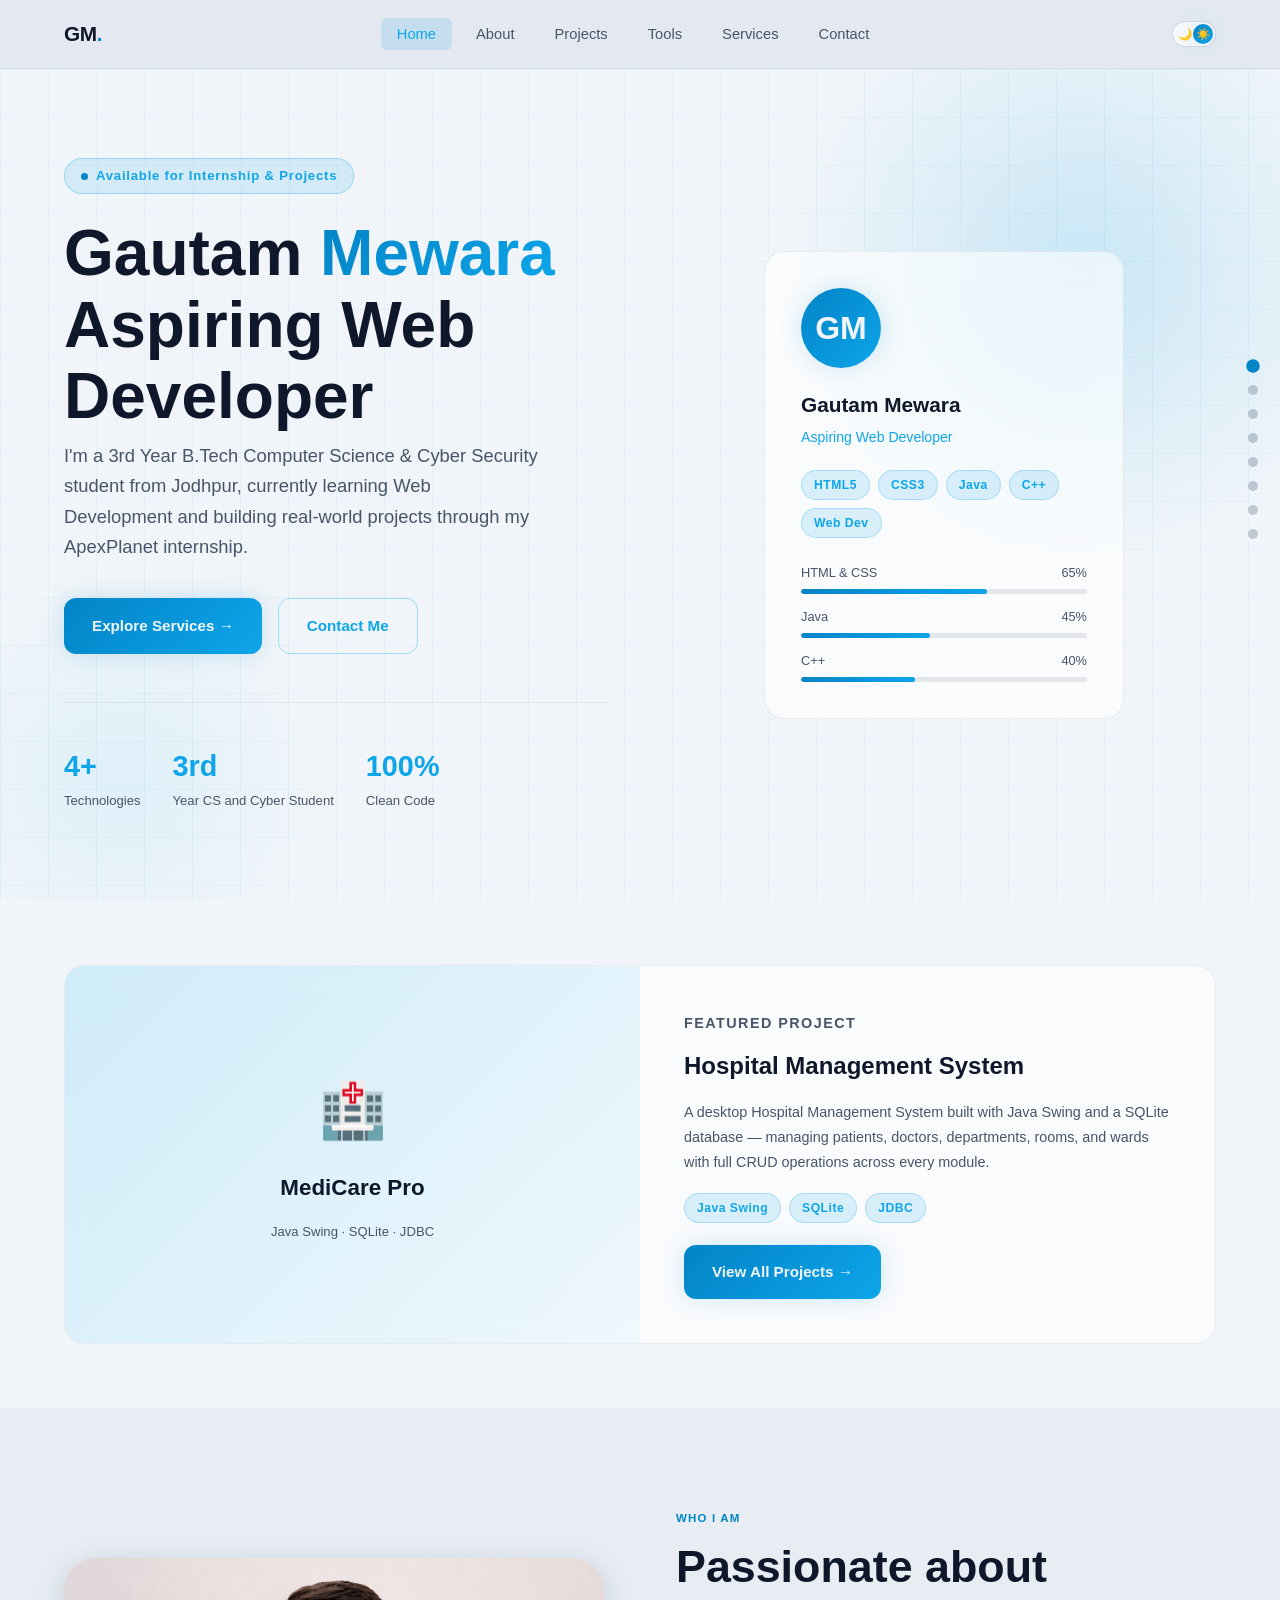
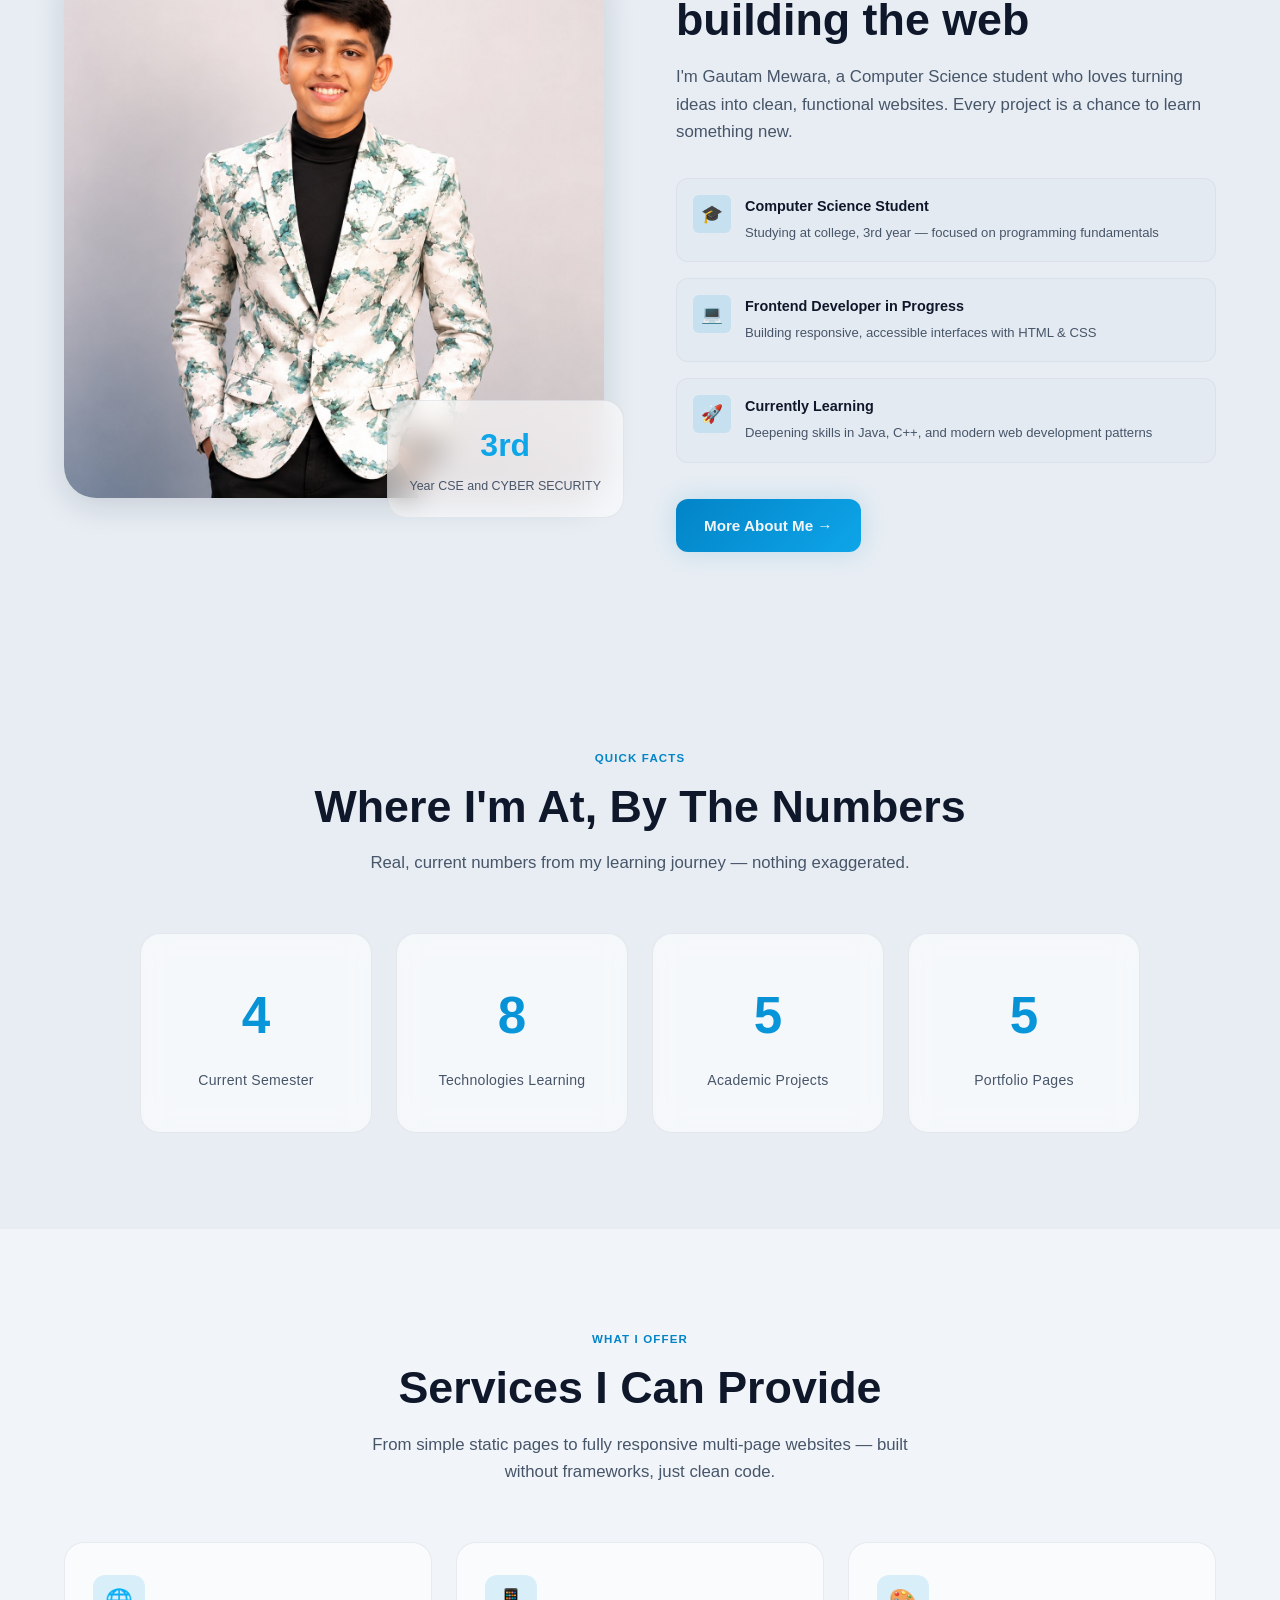
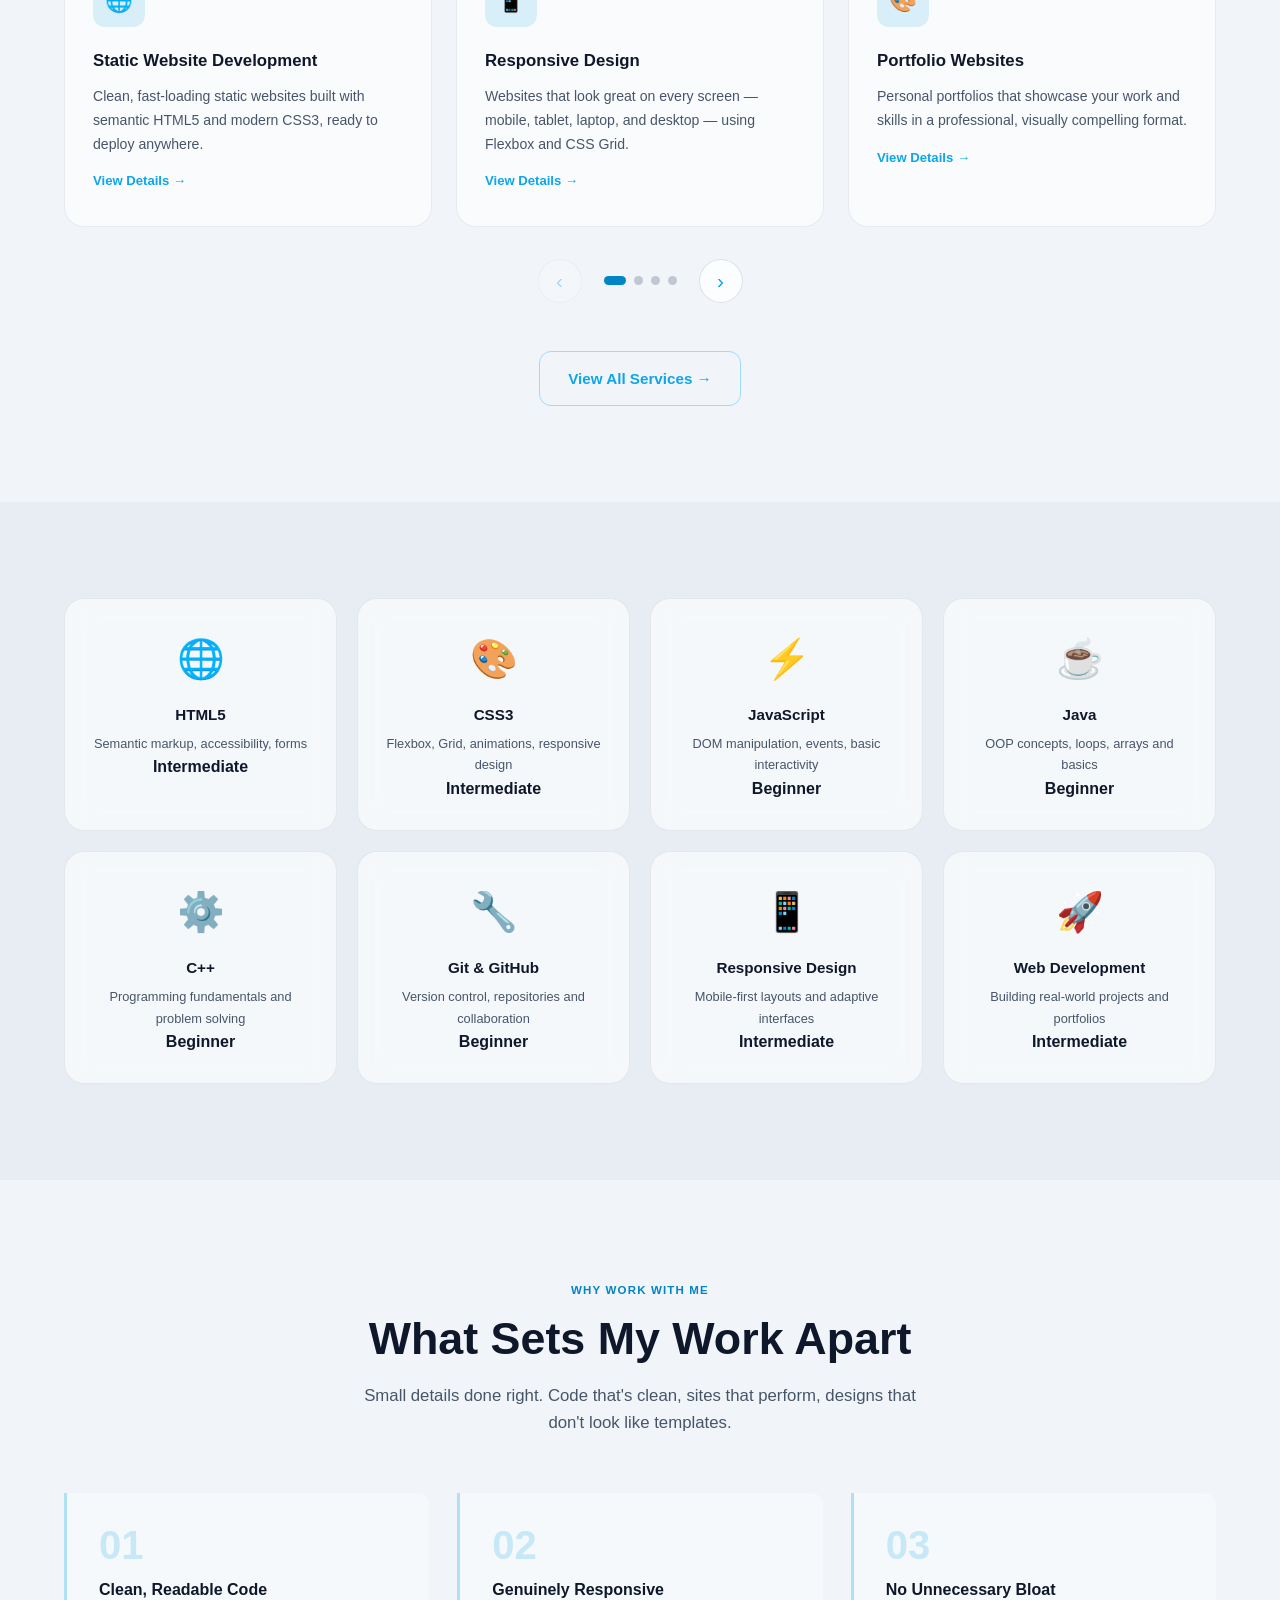
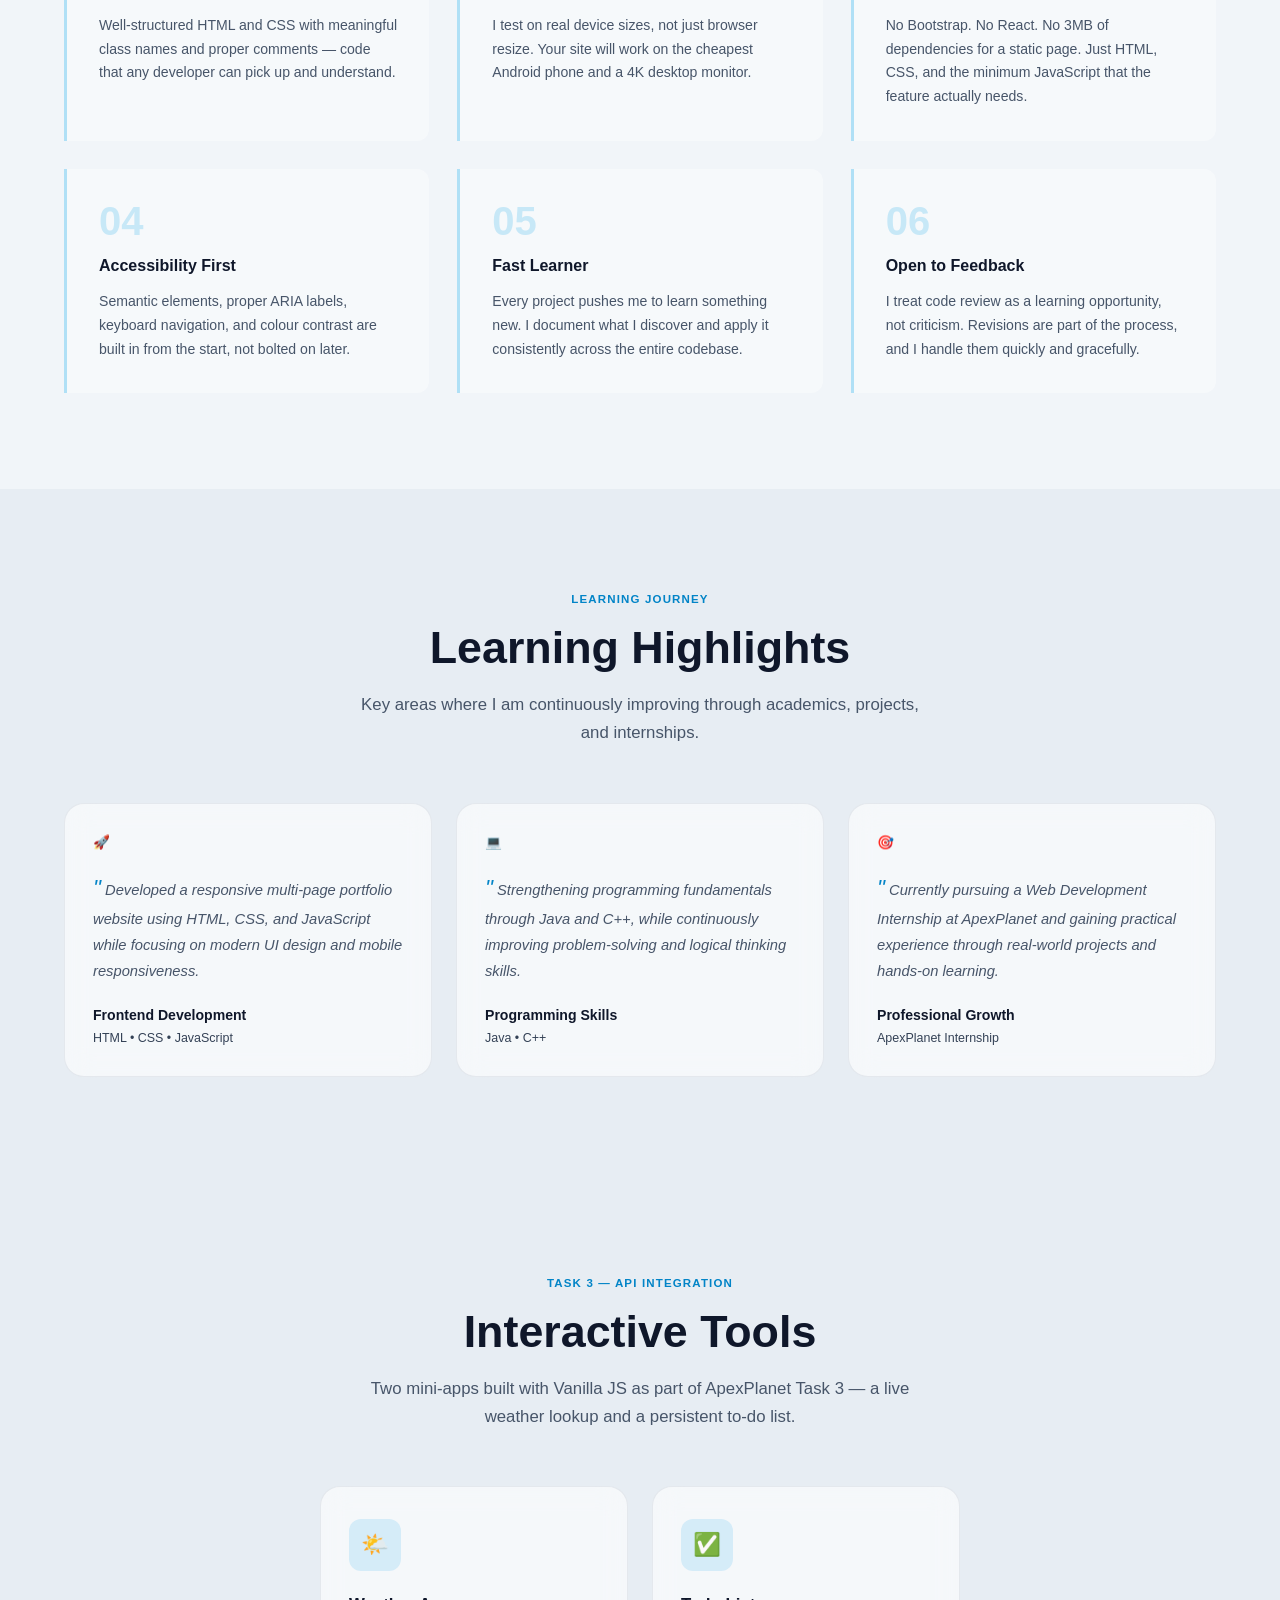
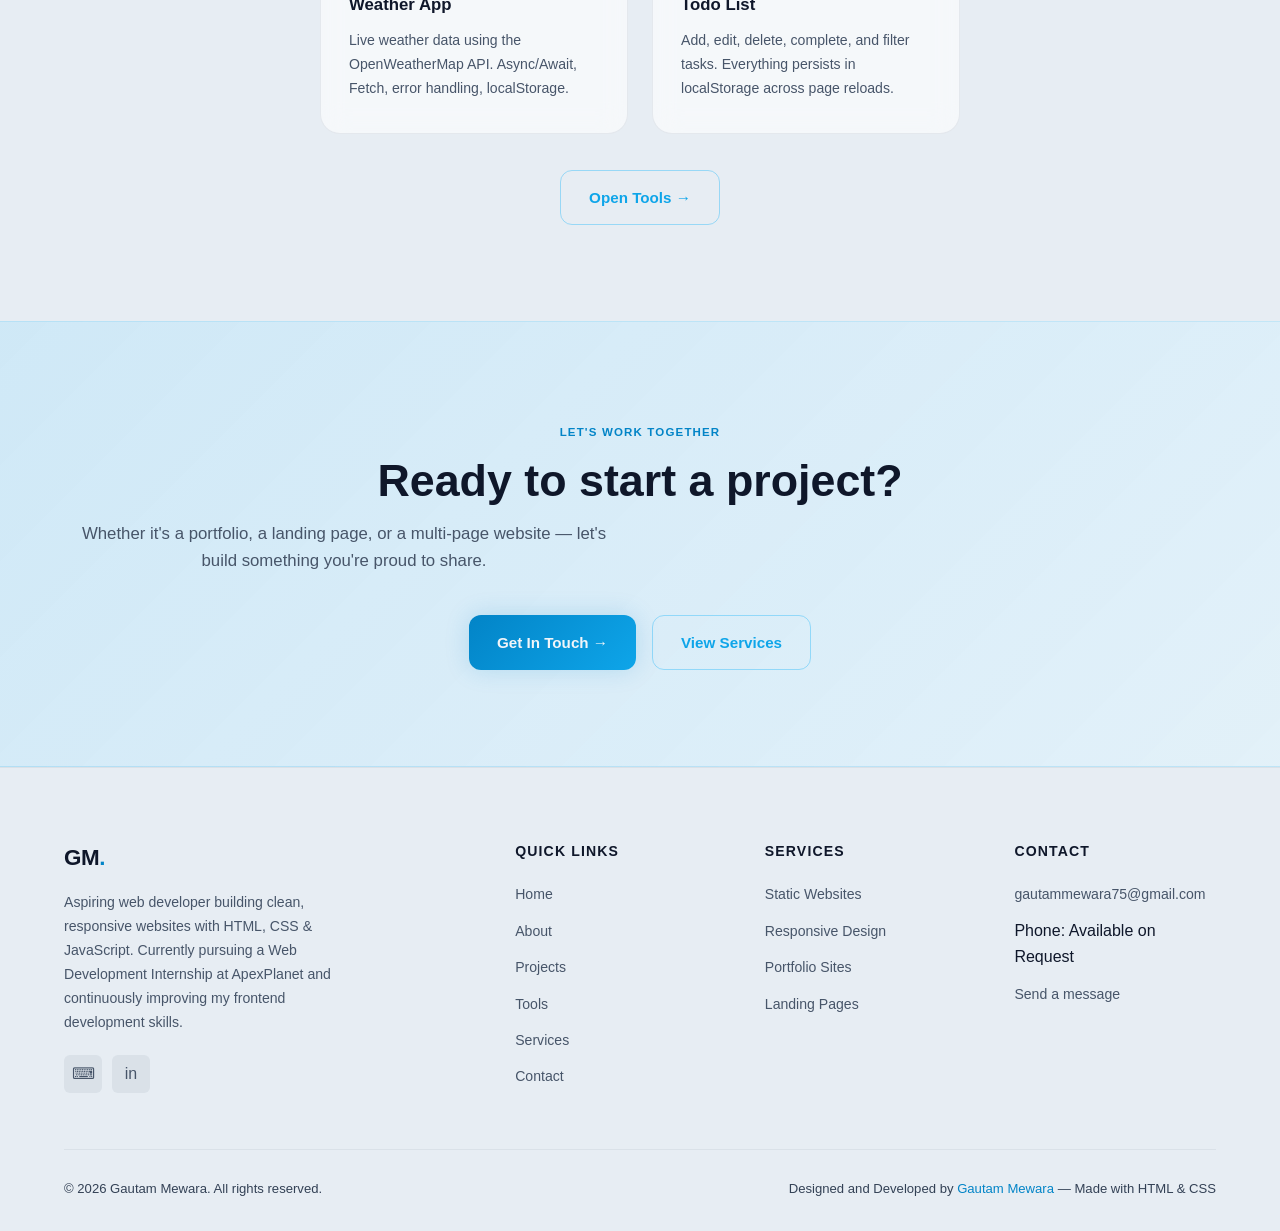
<file: index.html>
<!DOCTYPE html>
<html lang="en">
<head>
  <!-- Created by Gautam Mewara -->
  <script>
    // Apply saved theme before first paint to avoid a flash of the wrong theme.
    (function () {
      try {
        var stored = localStorage.getItem('theme');
        var theme = stored || (matchMedia('(prefers-color-scheme: light)').matches ? 'light' : 'dark');
        if (theme === 'light') document.documentElement.setAttribute('data-theme', 'light');
      } catch (e) { /* localStorage unavailable */ }
    })();
  </script>
  <meta charset="UTF-8" />
  <meta name="viewport" content="width=device-width, initial-scale=1.0" />
  <meta name="description" content="Gautam Mewara — Aspiring Web Developer. Responsive, modern websites built with HTML, CSS & JavaScript." />
  <title>Gautam Mewara — Aspiring Web Developer</title>
  <link rel="stylesheet" href="css/style.css" />
  <link rel="preconnect" href="https://fonts.googleapis.com" />
  <link rel="preconnect" href="https://fonts.gstatic.com" crossorigin />
</head>
<body>
  <a href="#main-content" class="skip-link">Skip to content</a>

  <!-- ══ NAVBAR ══════════════════════════════════════════════ -->
  <header>
    <nav class="navbar" role="navigation" aria-label="Main navigation">
      <div class="container nav-inner">
        <a href="index.html" class="nav-logo">GM<span>.</span></a>

        <ul class="nav-links" role="list">
          <li><a href="index.html" class="active" aria-current="page">Home</a></li>
          <li><a href="about.html">About</a></li>
          <li><a href="projects.html">Projects</a></li>
                    <li><a href="tools.html">Tools</a></li>
          <li><a href="services.html">Services</a></li>
          <li><a href="contact.html">Contact</a></li>
        </ul>

        <button class="nav-toggle" aria-label="Toggle mobile menu" aria-expanded="false">
          <span></span><span></span><span></span>
        </button>
        <button class="theme-toggle" id="theme-toggle" type="button" aria-pressed="false" aria-label="Switch to light theme">
          <span class="theme-icon theme-icon-dark" aria-hidden="true">🌙</span>
          <span class="theme-icon theme-icon-light" aria-hidden="true">☀️</span>
        </button>
      </div>
    </nav>
  </header>

  <!-- Active-section quick nav (desktop only) -->
  <nav class="section-nav" aria-label="Jump to section">
    <a href="#hero" class="section-nav-dot active" data-section="hero" aria-label="Home"></a>
    <a href="#featured-project" class="section-nav-dot" data-section="featured-project" aria-label="Featured Project"></a>
    <a href="#about-preview" class="section-nav-dot" data-section="about-preview" aria-label="About"></a>
    <a href="#by-the-numbers" class="section-nav-dot" data-section="by-the-numbers" aria-label="Quick Facts"></a>
    <a href="#services-preview" class="section-nav-dot" data-section="services-preview" aria-label="Services"></a>
    <a href="#skills" class="section-nav-dot" data-section="skills" aria-label="Skills"></a>
    <a href="#why-choose" class="section-nav-dot" data-section="why-choose" aria-label="Why Me"></a>
    <a href="#learning-journey" class="section-nav-dot" data-section="learning-journey" aria-label="Learning"></a>
  </nav>

  <main id="main-content">

    <!-- ══ HERO ══════════════════════════════════════════════ -->
    <section class="hero" id="hero" aria-labelledby="hero-heading">
      <div class="hero-orb-2"></div>
      <div class="container hero-grid">

        <div class="hero-content">
          <div class="hero-eyebrow">Available for Internship &amp; Projects</div>

          <h1 class="hero-title" id="hero-heading">
          Gautam <span class="highlight">Mewara</span><br />
           Aspiring Web Developer
          </h1>
          <p class="hero-subtitle">
           I'm a 3rd Year B.Tech Computer Science & Cyber Security student from Jodhpur, currently learning Web Development and building real-world projects through my ApexPlanet internship.
          </p>

          <div class="hero-actions">
            <a href="services.html" class="btn btn-primary">Explore Services →</a>
            <a href="contact.html" class="btn btn-outline">Contact Me</a>
          </div>

          <div class="hero-stats">
            <div class="stat-item">
              <span class="stat-number">4+</span>
              <span class="stat-label">Technologies</span>
            </div>
            <div class="stat-item">
              <span class="stat-number">3rd</span>
              <span class="stat-label">Year CS and Cyber Student</span>
            </div>
            <div class="stat-item">
              <span class="stat-number">100%</span>
              <span class="stat-label">Clean Code</span>
            </div>
          </div>
        </div>

        <div class="hero-visual" aria-hidden="true">
          <div class="hero-card glass">
            <div class="hero-card-avatar">GM</div>
            <div class="hero-card-name">Gautam Mewara</div>
            <div class="hero-card-role">Aspiring Web Developer</div>

            <div class="hero-card-skills">
              <span class="skill-tag">HTML5</span>
              <span class="skill-tag">CSS3</span>
              <span class="skill-tag">Java</span>
              <span class="skill-tag">C++</span>
              <span class="skill-tag">Web Dev</span>
            </div>

            <div class="hero-card-progress">
              <div class="progress-item">
                <div class="progress-label"><span>HTML &amp; CSS</span><span>65%</span></div>
                <div class="progress-bar"><div class="progress-fill" data-pct="65" style="--pct:65%"></div></div>
              </div>
              <div class="progress-item">
                <div class="progress-label"><span>Java</span><span>45%</span></div>
                <div class="progress-bar"><div class="progress-fill" data-pct="45" style="--pct:45%"></div></div>
              </div>
              <div class="progress-item">
                <div class="progress-label"><span>C++</span><span>40%</span></div>
                <div class="progress-bar"><div class="progress-fill" data-pct="40" style="--pct:40%"></div></div>
              </div>
            </div>
          </div>
        </div>

      </div>
    </section>

    <!-- ══ FEATURED PROJECT TEASER ═══════════════════════════ -->
    <section class="section" id="featured-project" aria-labelledby="featured-project-teaser-heading" style="padding-top:64px; padding-bottom:64px;">
      <div class="container">
        <div class="featured-project-card glass">
          <div class="featured-project-visual">
            <span class="fp-icon" aria-hidden="true">🏥</span>
            <span class="fp-name">MediCare Pro</span>
            <span class="fp-tagline">Java Swing · SQLite · JDBC</span>
          </div>
          <div class="featured-project-body">
            <p class="tag">Featured Project</p>
            <h3 id="featured-project-teaser-heading">Hospital Management System</h3>
            <p>
              A desktop Hospital Management System built with Java Swing and a SQLite database —
              managing patients, doctors, departments, rooms, and wards with full CRUD operations
              across every module.
            </p>
            <div class="fp-tech-row">
              <span class="skill-tag">Java Swing</span>
              <span class="skill-tag">SQLite</span>
              <span class="skill-tag">JDBC</span>
            </div>
            <a href="projects.html" class="btn btn-primary">View All Projects →</a>
          </div>
        </div>
      </div>
    </section>

    <!-- ══ ABOUT PREVIEW ═════════════════════════════════════ -->
    <section class="section about-preview" id="about-preview" aria-labelledby="about-preview-heading">
      <div class="container">
        <div class="about-grid">

          <div class="about-img-wrap">
            <div class="about-img-box">
              <img
                src="images/profile.jpg"
                alt="Gautam Mewara - Aspiring Web Developer"
                loading="lazy"
              />
            </div>
            <div class="about-badge glass">
              <span class="about-badge-num">3rd</span>
              <span class="about-badge-txt">Year CSE and CYBER SECURITY</span>
            </div>
          </div>

          <div class="about-text">
            <p class="tag">Who I Am</p>
            <h2 class="section-title" id="about-preview-heading">
              Passionate about<br />building the web
            </h2>
            <p class="section-subtitle">
              I'm Gautam Mewara, a Computer Science student who loves turning ideas into clean, functional websites. Every project is a chance to learn something new.
            </p>

            <div class="about-highlights">
              <div class="highlight-item">
                <div class="highlight-icon">🎓</div>
                <div class="highlight-text">
                  <strong>Computer Science Student</strong>
                  <span>Studying at college, 3rd year — focused on programming fundamentals</span>
                </div>
              </div>
              <div class="highlight-item">
                <div class="highlight-icon">💻</div>
                <div class="highlight-text">
                  <strong>Frontend Developer in Progress</strong>
                  <span>Building responsive, accessible interfaces with HTML &amp; CSS</span>
                </div>
              </div>
              <div class="highlight-item">
                <div class="highlight-icon">🚀</div>
                <div class="highlight-text">
                  <strong>Currently Learning</strong>
                  <span>Deepening skills in Java, C++, and modern web development patterns</span>
                </div>
              </div>
            </div>

            <a href="about.html" class="btn btn-primary">More About Me →</a>
          </div>

        </div>
      </div>
    </section>

    <!-- ══ QUICK FACTS / ANIMATED COUNTERS ═══════════════════ -->
    <section class="section counters-section" id="by-the-numbers" aria-labelledby="counters-heading">
      <div class="container">
        <div class="text-center">
          <p class="tag">Quick Facts</p>
          <h2 class="section-title" id="counters-heading">Where I'm At, By The Numbers</h2>
          <p class="section-subtitle">Real, current numbers from my learning journey — nothing exaggerated.</p>
        </div>

        <div class="counters-grid">
          <div class="counter-card glass">
            <span class="counter-number" data-target="4">0</span>
            <span class="counter-label">Current Semester</span>
          </div>
          <div class="counter-card glass">
            <span class="counter-number" data-target="8">0</span>
            <span class="counter-label">Technologies Learning</span>
          </div>
          <div class="counter-card glass">
            <span class="counter-number" data-target="5">0</span>
            <span class="counter-label">Academic Projects</span>
          </div>
          <div class="counter-card glass">
            <span class="counter-number" data-target="5">0</span>
            <span class="counter-label">Portfolio Pages</span>
          </div>
        </div>
      </div>
    </section>

    <!-- ══ SERVICES PREVIEW ══════════════════════════════════ -->
    <section class="section" id="services-preview" aria-labelledby="services-preview-heading">
      <div class="container">
        <div class="text-center">
          <p class="tag">What I Offer</p>
          <h2 class="section-title" id="services-preview-heading">Services I Can Provide</h2>
          <p class="section-subtitle">From simple static pages to fully responsive multi-page websites — built without frameworks, just clean code.</p>
        </div>

        <div class="carousel" id="services-carousel" aria-roledescription="carousel" aria-label="Services I offer">
          <div class="carousel-viewport">
            <div class="services-grid carousel-track" id="services-track">
              <article class="service-card glass" data-service-id="static-website">
                <div class="service-icon">🌐</div>
                <h3>Static Website Development</h3>
                <p>Clean, fast-loading static websites built with semantic HTML5 and modern CSS3, ready to deploy anywhere.</p>
              </article>
              <article class="service-card glass" data-service-id="responsive-design">
                <div class="service-icon">📱</div>
                <h3>Responsive Design</h3>
                <p>Websites that look great on every screen — mobile, tablet, laptop, and desktop — using Flexbox and CSS Grid.</p>
              </article>
              <article class="service-card glass" data-service-id="portfolio-websites">
                <div class="service-icon">🎨</div>
                <h3>Portfolio Websites</h3>
                <p>Personal portfolios that showcase your work and skills in a professional, visually compelling format.</p>
              </article>
              <article class="service-card glass" data-service-id="landing-pages">
                <div class="service-icon">🖥️</div>
                <h3>Landing Pages</h3>
                <p>High-impact single-page designs focused on converting visitors with clear layouts and compelling content.</p>
              </article>
              <article class="service-card glass" data-service-id="frontend-development">
                <div class="service-icon">⚡</div>
                <h3>Frontend Development</h3>
                <p>Interactive UI components using Vanilla JavaScript — sliders, forms, modals, and dynamic navigation.</p>
              </article>
              <article class="service-card glass" data-service-id="website-maintenance">
                <div class="service-icon">🔧</div>
                <h3>Website Maintenance</h3>
                <p>Content updates, bug fixes, and minor feature additions to keep your existing website fresh and functional.</p>
              </article>
            </div>
          </div>

          <div class="carousel-controls">
            <button type="button" class="carousel-btn carousel-prev" aria-label="Previous service">‹</button>
            <div class="carousel-dots" id="services-dots"></div>
            <button type="button" class="carousel-btn carousel-next" aria-label="Next service">›</button>
          </div>
        </div>

        <div class="text-center" style="margin-top:48px;">
          <a href="services.html" class="btn btn-outline">View All Services →</a>
        </div>
      </div>
    </section>

    <!-- Service detail modal — populated by js/script.js from whichever
         service card / carousel slide was activated -->
    <div class="modal-overlay" id="service-modal" role="dialog" aria-modal="true" aria-labelledby="service-modal-title" hidden>
      <div class="modal-box glass">
        <button type="button" class="modal-close" id="service-modal-close" aria-label="Close dialog">✕</button>
        <div class="modal-icon" id="service-modal-icon" aria-hidden="true"></div>
        <h3 class="modal-title" id="service-modal-title"></h3>
        <p class="modal-desc" id="service-modal-desc"></p>
        <ul class="modal-features" id="service-modal-features"></ul>
        <div class="modal-actions">
          <a href="contact.html" class="btn btn-primary">Get In Touch →</a>
          <a href="services.html" class="btn btn-outline">View All Services</a>
        </div>
      </div>
    </div>

   <!-- ══ SKILLS ════════════════════════════════════════════ -->
<section class="section skills-section" id="skills" aria-label="Skills">
  <div class="container">
<div class="skills-grid">

  <div class="skill-card glass">
    <span class="skill-card-icon">🌐</span>
    <h4>HTML5</h4>
    <p>Semantic markup, accessibility, forms</p>
    <strong>Intermediate</strong>
  </div>

  <div class="skill-card glass">
    <span class="skill-card-icon">🎨</span>
    <h4>CSS3</h4>
    <p>Flexbox, Grid, animations, responsive design</p>
    <strong>Intermediate</strong>
  </div>

  <div class="skill-card glass">
    <span class="skill-card-icon">⚡</span>
    <h4>JavaScript</h4>
    <p>DOM manipulation, events, basic interactivity</p>
    <strong>Beginner</strong>
  </div>

  <div class="skill-card glass">
    <span class="skill-card-icon">☕</span>
    <h4>Java</h4>
    <p>OOP concepts, loops, arrays and basics</p>
    <strong>Beginner</strong>
  </div>

  <div class="skill-card glass">
    <span class="skill-card-icon">⚙️</span>
    <h4>C++</h4>
    <p>Programming fundamentals and problem solving</p>
    <strong>Beginner</strong>
  </div>

  <div class="skill-card glass">
    <span class="skill-card-icon">🔧</span>
    <h4>Git & GitHub</h4>
    <p>Version control, repositories and collaboration</p>
    <strong>Beginner</strong>
  </div>

  <div class="skill-card glass">
    <span class="skill-card-icon">📱</span>
    <h4>Responsive Design</h4>
    <p>Mobile-first layouts and adaptive interfaces</p>
    <strong>Intermediate</strong>
  </div>

  <div class="skill-card glass">
    <span class="skill-card-icon">🚀</span>
    <h4>Web Development</h4>
    <p>Building real-world projects and portfolios</p>
    <strong>Intermediate</strong>
  </div>

</div>
  </div>
</section>

    <!-- ══ WHY CHOOSE ME ══════════════════════════════════════ -->
    <section class="section" id="why-choose" aria-labelledby="why-heading">
      <div class="container">
        <div class="text-center">
          <p class="tag">Why Work With Me</p>
          <h2 class="section-title" id="why-heading">What Sets My Work Apart</h2>
          <p class="section-subtitle">Small details done right. Code that's clean, sites that perform, designs that don't look like templates.</p>
        </div>

        <div class="why-grid">
          <div class="why-card">
            <div class="why-number">01</div>
            <h3>Clean, Readable Code</h3>
            <p>Well-structured HTML and CSS with meaningful class names and proper comments — code that any developer can pick up and understand.</p>
          </div>
          <div class="why-card">
            <div class="why-number">02</div>
            <h3>Genuinely Responsive</h3>
            <p>I test on real device sizes, not just browser resize. Your site will work on the cheapest Android phone and a 4K desktop monitor.</p>
          </div>
          <div class="why-card">
            <div class="why-number">03</div>
            <h3>No Unnecessary Bloat</h3>
            <p>No Bootstrap. No React. No 3MB of dependencies for a static page. Just HTML, CSS, and the minimum JavaScript that the feature actually needs.</p>
          </div>
          <div class="why-card">
            <div class="why-number">04</div>
            <h3>Accessibility First</h3>
            <p>Semantic elements, proper ARIA labels, keyboard navigation, and colour contrast are built in from the start, not bolted on later.</p>
          </div>
          <div class="why-card">
            <div class="why-number">05</div>
            <h3>Fast Learner</h3>
            <p>Every project pushes me to learn something new. I document what I discover and apply it consistently across the entire codebase.</p>
          </div>
          <div class="why-card">
            <div class="why-number">06</div>
            <h3>Open to Feedback</h3>
            <p>I treat code review as a learning opportunity, not criticism. Revisions are part of the process, and I handle them quickly and gracefully.</p>
          </div>
        </div>
      </div>
    </section>

    <!-- ══ TESTIMONIALS ══════════════════════════════════════ -->
    <!-- ══ LEARNING HIGHLIGHTS ════════════════════════════════ -->

<section class="section testimonials" id="learning-journey" aria-labelledby="testimonials-heading">
  <div class="container">
    <div class="text-center">
      <p class="tag">Learning Journey</p>
      <h2 class="section-title" id="testimonials-heading">Learning Highlights</h2>
      <p class="section-subtitle">
        Key areas where I am continuously improving through academics, projects, and internships.
      </p>
    </div>

<div class="testimonial-grid">

  <article class="testimonial-card glass">
    <div class="stars">🚀</div>
    <p class="testimonial-quote">
      Developed a responsive multi-page portfolio website using HTML, CSS, and JavaScript while focusing on modern UI design and mobile responsiveness.
    </p>
    <div class="testimonial-author">
      <div>
        <div class="testimonial-name">Frontend Development</div>
        <div class="testimonial-role">HTML • CSS • JavaScript</div>
      </div>
    </div>
  </article>

  <article class="testimonial-card glass">
    <div class="stars">💻</div>
    <p class="testimonial-quote">
      Strengthening programming fundamentals through Java and C++, while continuously improving problem-solving and logical thinking skills.
    </p>
    <div class="testimonial-author">
      <div>
        <div class="testimonial-name">Programming Skills</div>
        <div class="testimonial-role">Java • C++</div>
      </div>
    </div>
  </article>

  <article class="testimonial-card glass">
    <div class="stars">🎯</div>
    <p class="testimonial-quote">
      Currently pursuing a Web Development Internship at ApexPlanet and gaining practical experience through real-world projects and hands-on learning.
    </p>
    <div class="testimonial-author">
      <div>
        <div class="testimonial-name">Professional Growth</div>
        <div class="testimonial-role">ApexPlanet Internship</div>
      </div>
    </div>
  </article>

</div>

  </div>
</section>

    <!-- ══ INTERACTIVE TOOLS TEASER ══════════════════════════ -->
    <section class="section" style="background:var(--navy-mid);" id="tools-preview" aria-labelledby="tools-preview-heading">
      <div class="container">
        <div class="text-center">
          <p class="tag">Task 3 — API Integration</p>
          <h2 class="section-title" id="tools-preview-heading">Interactive Tools</h2>
          <p class="section-subtitle">Two mini-apps built with Vanilla JS as part of ApexPlanet Task 3 — a live weather lookup and a persistent to-do list.</p>
        </div>
        <div class="services-grid" style="margin-top:40px; max-width:640px; margin-left:auto; margin-right:auto; grid-template-columns:1fr 1fr;">
          <a href="tools.html#weather-app" class="service-card glass" style="text-decoration:none;">
            <div class="service-icon">🌤️</div>
            <h3>Weather App</h3>
            <p>Live weather data using the OpenWeatherMap API. Async/Await, Fetch, error handling, localStorage.</p>
          </a>
          <a href="tools.html#todo-app" class="service-card glass" style="text-decoration:none;">
            <div class="service-icon">✅</div>
            <h3>Todo List</h3>
            <p>Add, edit, delete, complete, and filter tasks. Everything persists in localStorage across page reloads.</p>
          </a>
        </div>
        <div class="text-center" style="margin-top:36px;">
          <a href="tools.html" class="btn btn-outline">Open Tools →</a>
        </div>
      </div>
    </section>

    <!-- ══ CALL TO ACTION ════════════════════════════════════ -->
    <section class="cta-section" aria-labelledby="cta-heading">
      <div class="container">
        <p class="tag">Let's Work Together</p>
        <h2 class="section-title" id="cta-heading">Ready to start a project?</h2>
        <p class="section-subtitle">
          Whether it's a portfolio, a landing page, or a multi-page website — let's build something you're proud to share.
        </p>
        <div class="cta-actions">
          <a href="contact.html" class="btn btn-primary">Get In Touch →</a>
          <a href="services.html" class="btn btn-outline">View Services</a>
        </div>
      </div>
    </section>

  </main>

  <!-- ══ FOOTER ════════════════════════════════════════════ -->
  <footer class="footer" role="contentinfo">
    <div class="container">
      <div class="footer-grid">
        <div class="footer-brand">
          <a href="index.html" class="nav-logo">GM<span>.</span></a>
          <p>Aspiring web developer building clean, responsive websites with HTML, CSS &amp; JavaScript. Currently pursuing a Web Development Internship at ApexPlanet and continuously improving my frontend development skills.</p>
          <div class="footer-social">
            <a href="https://github.com/gautammewara75" target="_blank" rel="noopener noreferrer" class="social-link" aria-label="GitHub">⌨</a>
            <a href="https://linkedin.com/in/gautammewara75" target="_blank" rel="noopener noreferrer" class="social-link" aria-label="LinkedIn">in</a>
          </div>
        </div>

        <div class="footer-col">
          <h4>Quick Links</h4>
          <ul>
            <li><a href="index.html">Home</a></li>
            <li><a href="about.html">About</a></li>
            <li><a href="projects.html">Projects</a></li>
            <li><a href="tools.html">Tools</a></li>
            <li><a href="services.html">Services</a></li>
            <li><a href="contact.html">Contact</a></li>
          </ul>
        </div>

        <div class="footer-col">
          <h4>Services</h4>
          <ul>
            <li><a href="services.html">Static Websites</a></li>
            <li><a href="services.html">Responsive Design</a></li>
            <li><a href="services.html">Portfolio Sites</a></li>
            <li><a href="services.html">Landing Pages</a></li>
          </ul>
        </div>

        <div class="footer-col">
          <h4>Contact</h4>
          <ul>
            <li><a href="mailto:gautammewara75@gmail.com">gautammewara75@gmail.com</a></li>
            <li><span>Phone: Available on Request</span></li>
            <li><a href="contact.html">Send a message</a></li>
          </ul>
        </div>
      </div>

      <div class="footer-bottom">
        <p>© 2026 Gautam Mewara. All rights reserved.</p>
        <p>Designed and Developed by <a href="about.html">Gautam Mewara</a> — Made with HTML &amp; CSS</p>
      </div>
    </div>
  </footer>

  <button id="back-to-top" class="back-to-top" type="button" aria-label="Back to top">↑</button>

  <script src="js/script.js"></script>
</body>
</html>
</file>
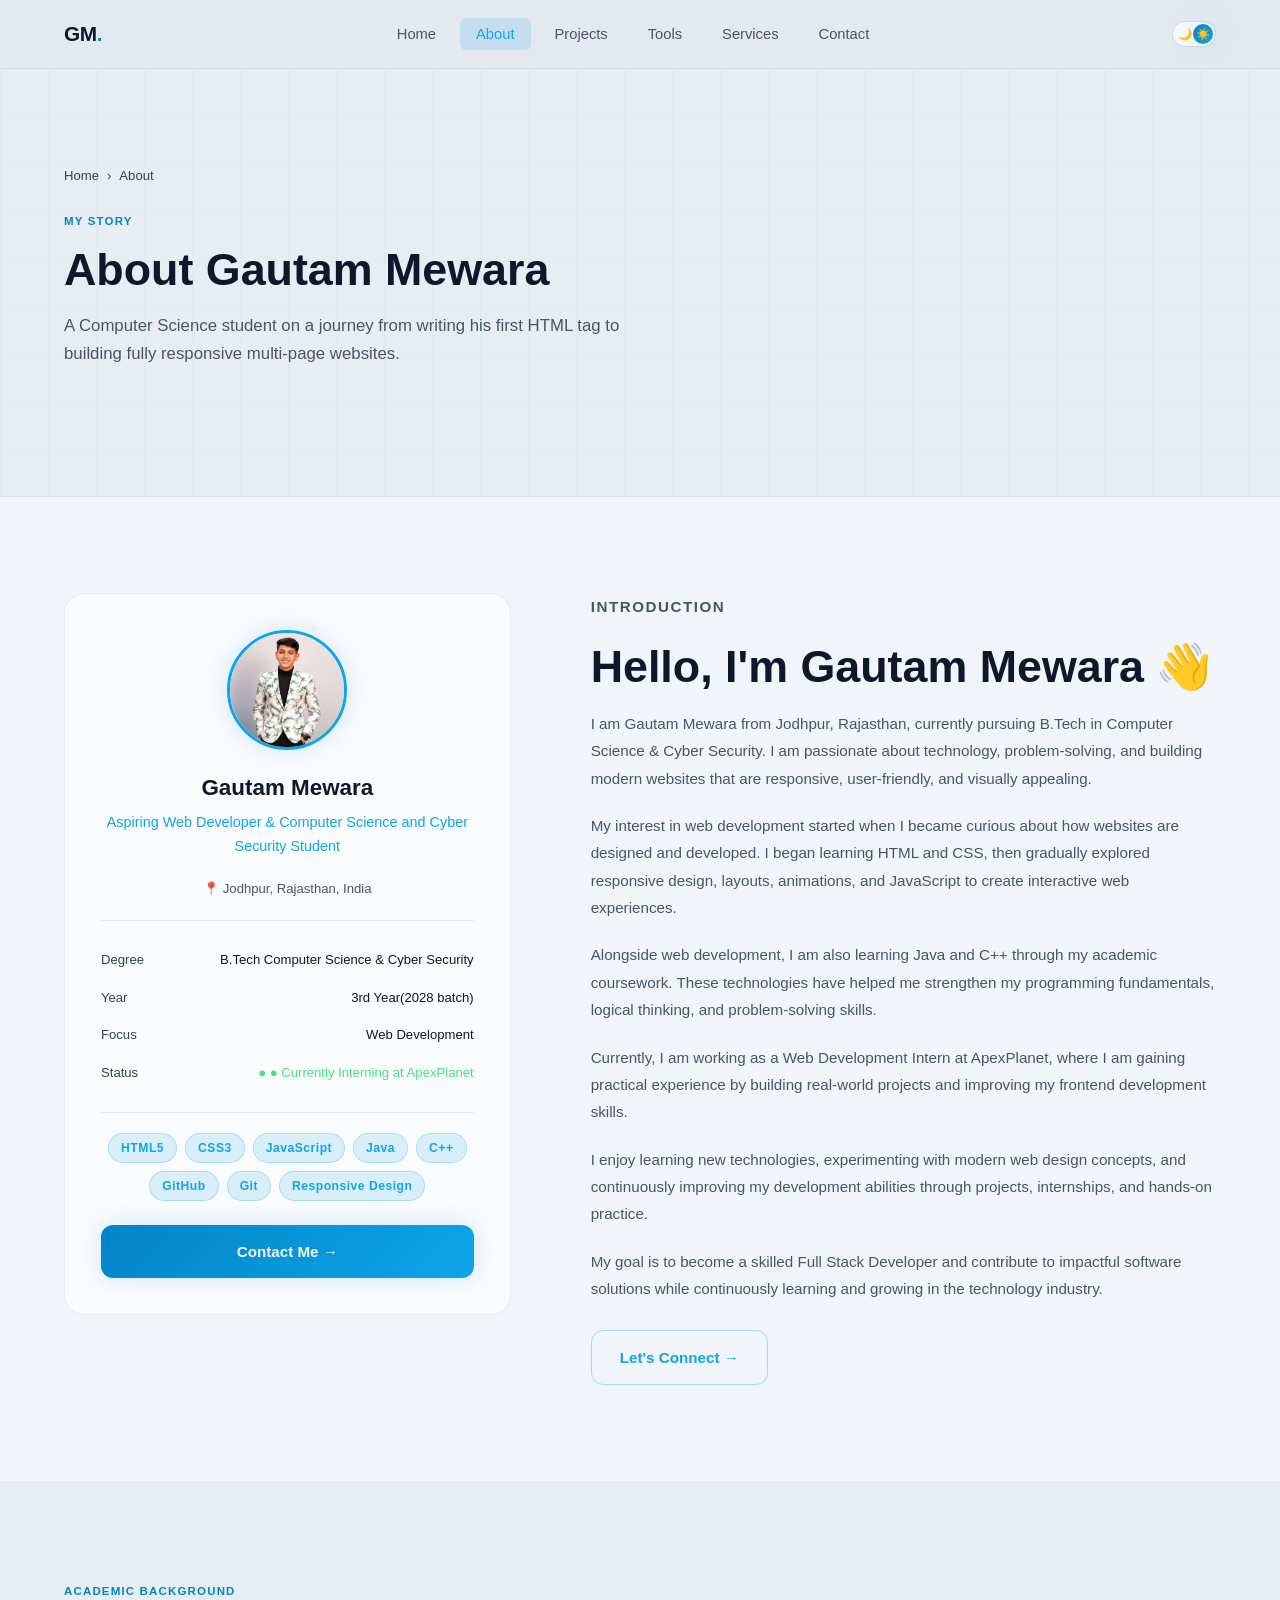
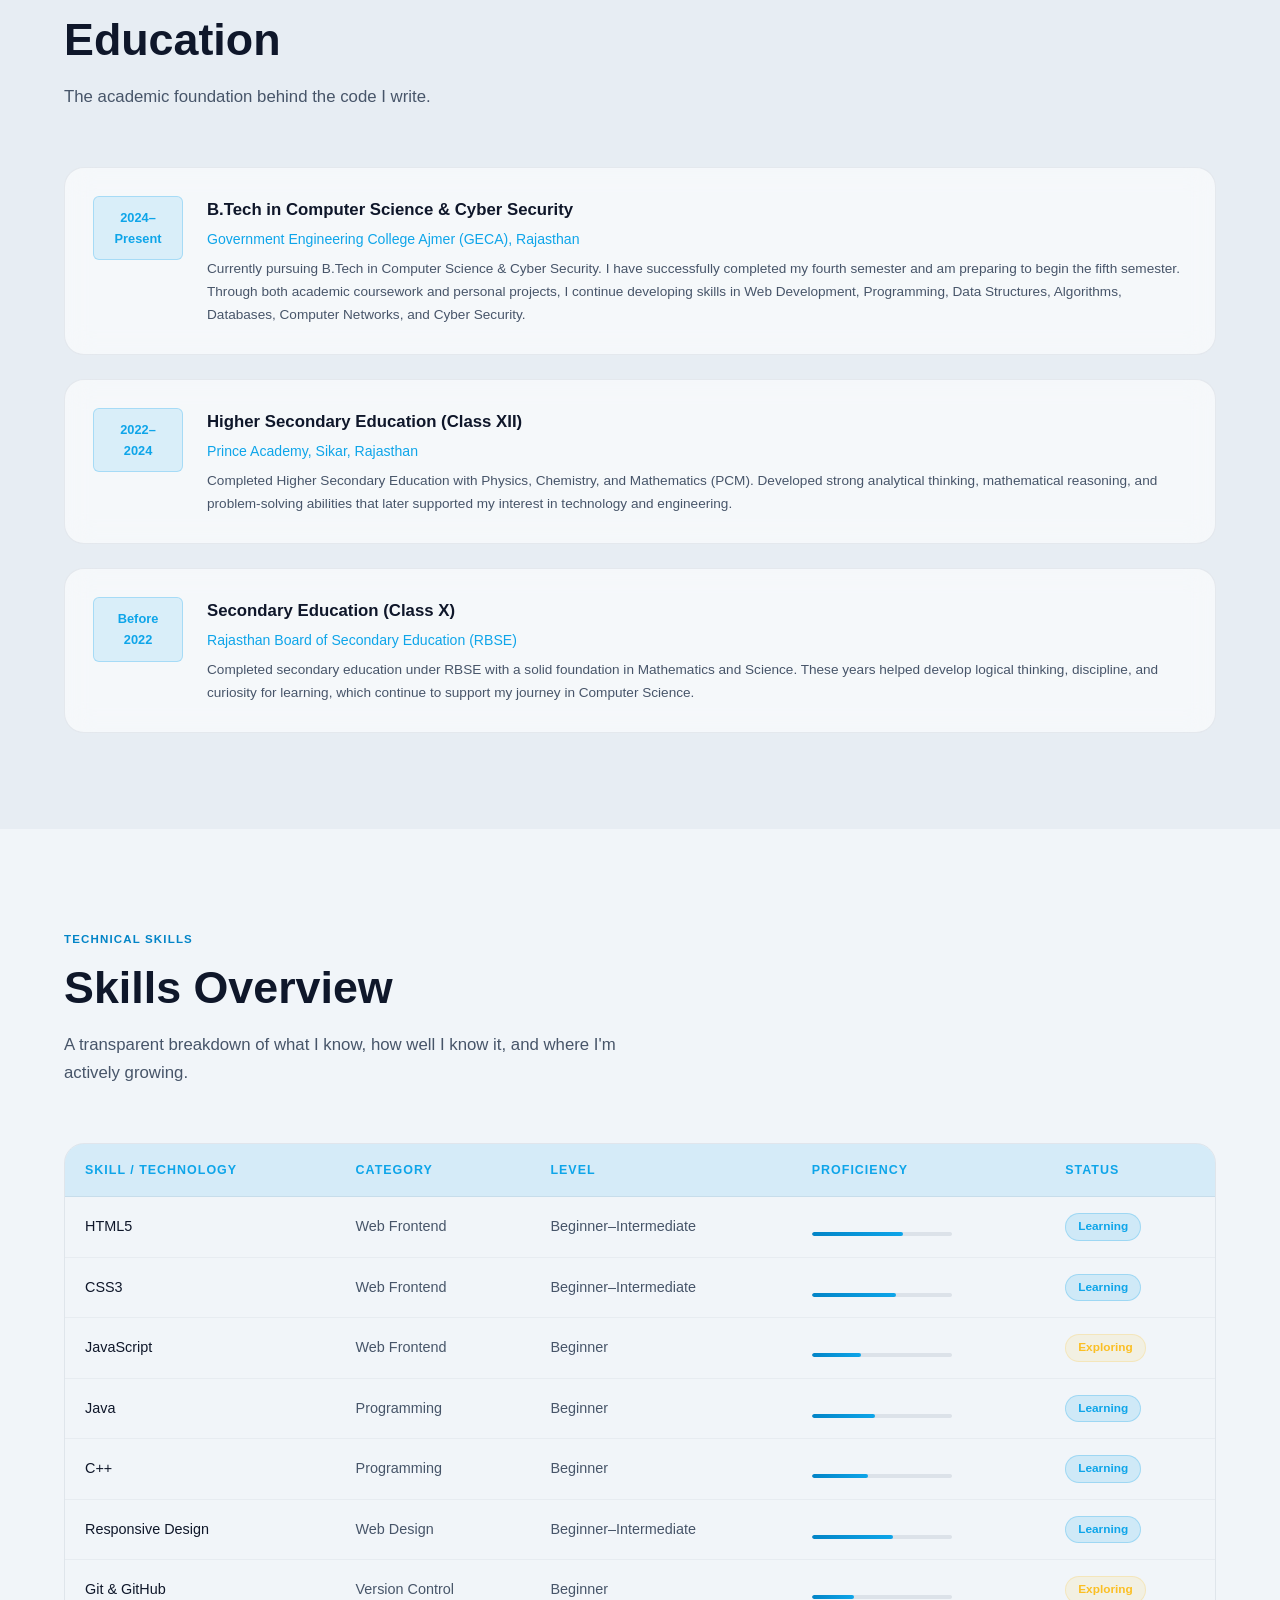
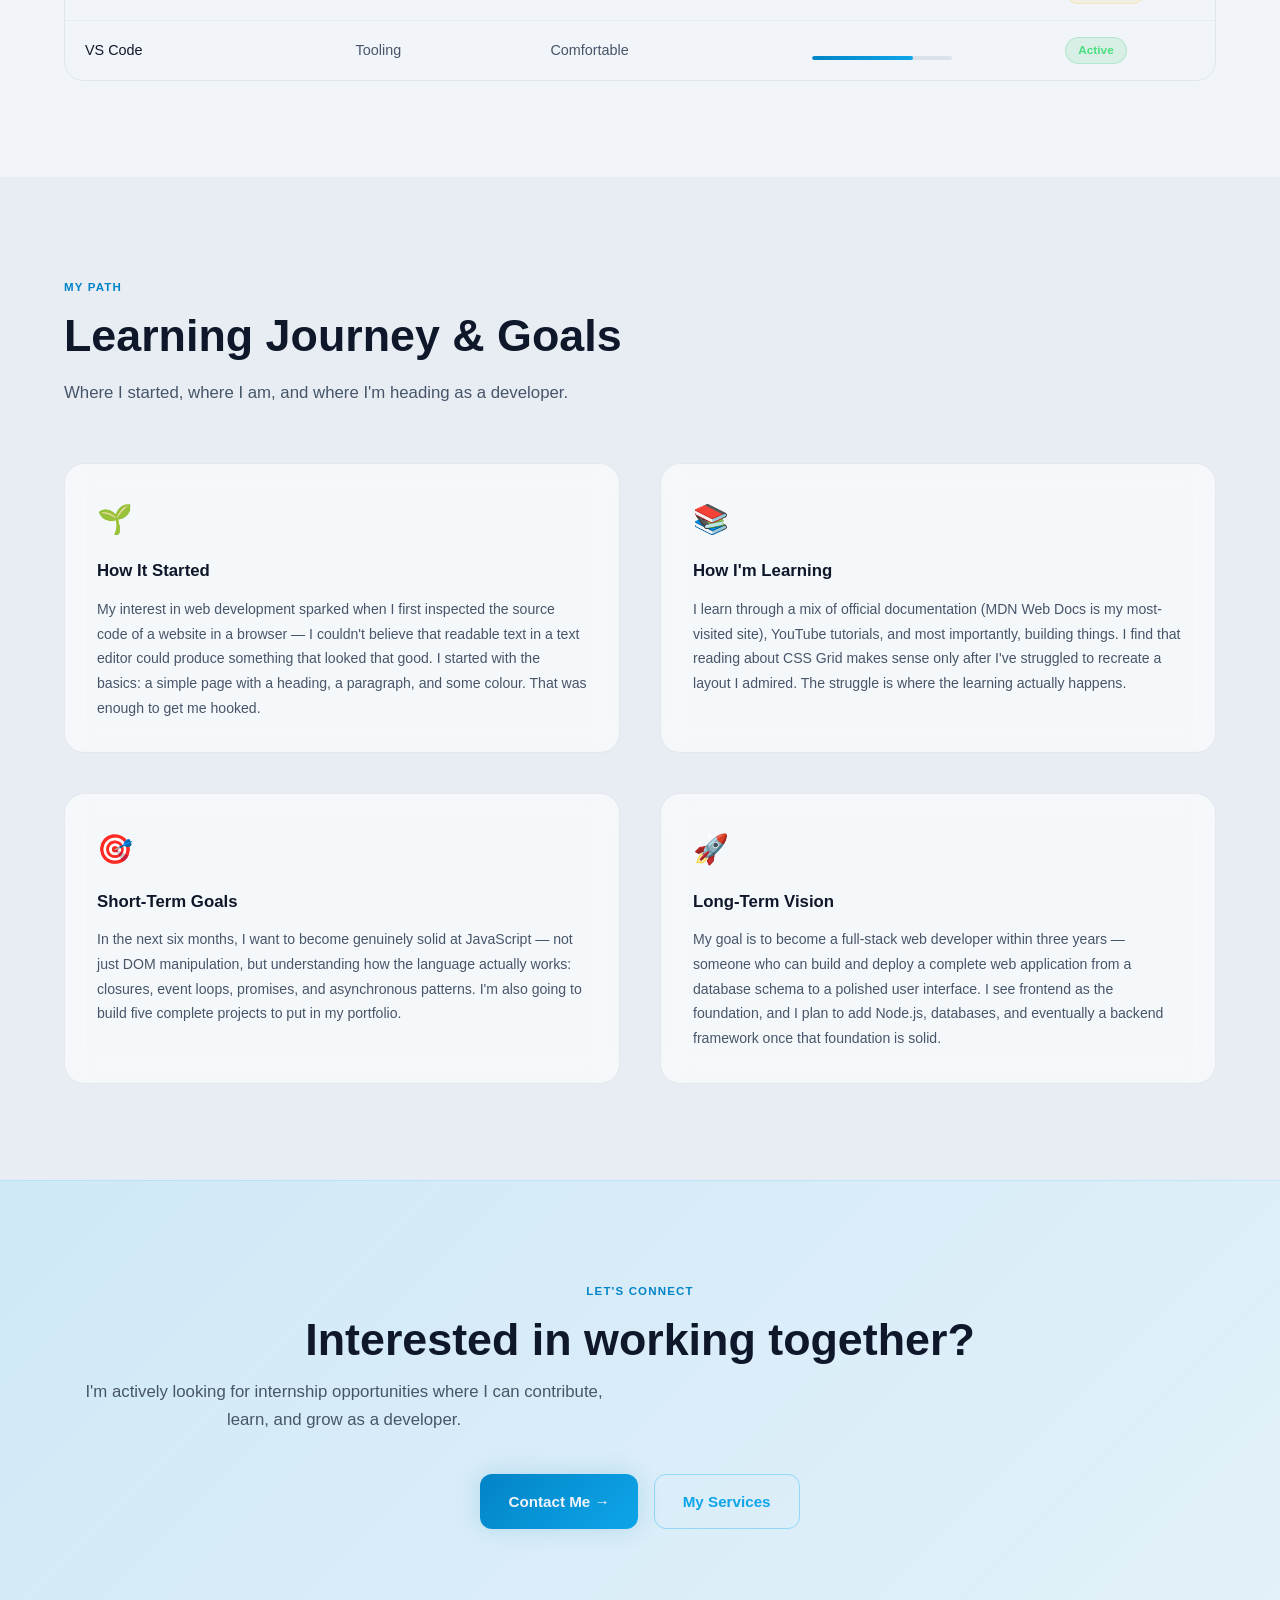
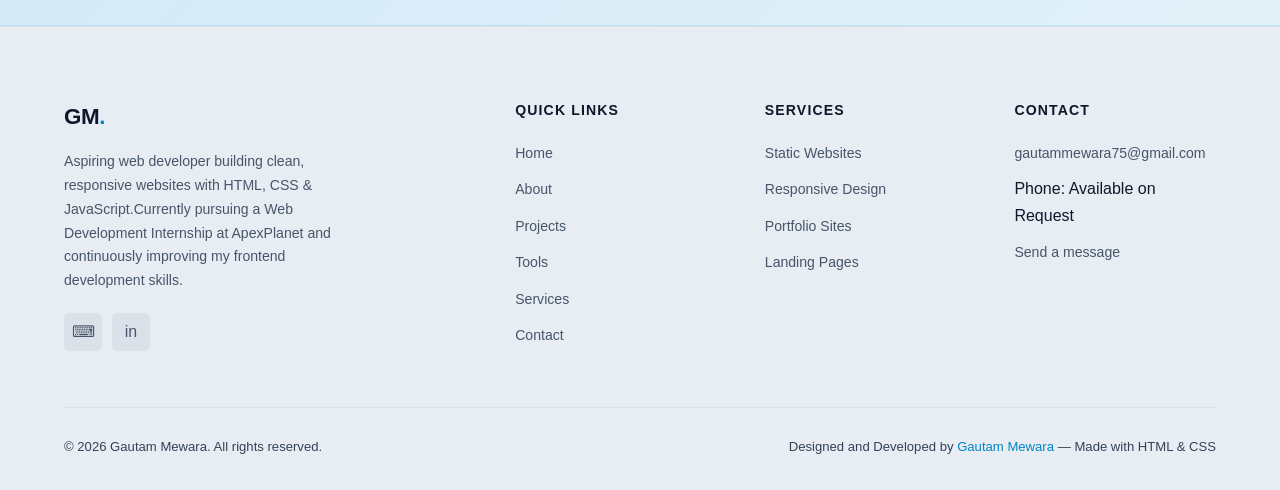
<file: about.html>
<!DOCTYPE html>
<html lang="en">
<head>
  <!-- Created by Gautam Mewara -->
  <script>
    (function () {
      try {
        var stored = localStorage.getItem('theme');
        var theme = stored || (matchMedia('(prefers-color-scheme: light)').matches ? 'light' : 'dark');
        if (theme === 'light') document.documentElement.setAttribute('data-theme', 'light');
      } catch (e) { /* localStorage unavailable */ }
    })();
  </script>
  <meta charset="UTF-8" />
  <meta name="viewport" content="width=device-width, initial-scale=1.0" />
  <meta name="description" content="About Gautam Mewara — Computer Science and Cyber Security student, aspiring web developer, learning HTML, CSS, Java and C++." />
  <title>About — Gautam Mewara</title>
  <link rel="stylesheet" href="css/style.css" />
  <link rel="preconnect" href="https://fonts.googleapis.com" />
  <link rel="preconnect" href="https://fonts.gstatic.com" crossorigin />
</head>
<body>
  <a href="#main-content" class="skip-link">Skip to content</a>

  <!-- ══ NAVBAR ══════════════════════════════════════════════ -->
  <header>
    <nav class="navbar" role="navigation" aria-label="Main navigation">
      <div class="container nav-inner">
        <a href="index.html" class="nav-logo">GM<span>.</span></a>
        <ul class="nav-links" role="list">
          <li><a href="index.html">Home</a></li>
          <li><a href="about.html" class="active" aria-current="page">About</a></li>
          <li><a href="projects.html">Projects</a></li>
                    <li><a href="tools.html">Tools</a></li>
          <li><a href="services.html">Services</a></li>
          <li><a href="contact.html">Contact</a></li>
        </ul>
        <button class="nav-toggle" aria-label="Toggle mobile menu" aria-expanded="false">
          <span></span><span></span><span></span>
        </button>
        <button class="theme-toggle" id="theme-toggle" type="button" aria-pressed="false" aria-label="Switch to light theme">
          <span class="theme-icon theme-icon-dark" aria-hidden="true">🌙</span>
          <span class="theme-icon theme-icon-light" aria-hidden="true">☀️</span>
        </button>
      </div>
    </nav>
  </header>

  <main id="main-content">

    <!-- ══ PAGE HERO ══════════════════════════════════════════ -->
    <section class="page-hero" aria-labelledby="page-heading">
      <div class="container">
        <nav class="breadcrumb" aria-label="Breadcrumb">
          <a href="index.html">Home</a>
          <span aria-hidden="true">›</span>
          <span aria-current="page">About</span>
        </nav>
        <p class="tag">My Story</p>
        <h1 class="section-title" id="page-heading">About Gautam Mewara</h1>
        <p class="section-subtitle">A Computer Science student on a journey from writing his first HTML tag to building fully responsive multi-page websites.</p>
      </div>
    </section>

    <!-- ══ INTRODUCTION ════════════════════════════════════════ -->
    <section class="section" aria-label="Introduction">
      <div class="container">
        <div class="about-intro-grid">

   <div class="about-profile-card glass">
    <img src="images/profile.jpg"
         alt="Gautam Mewara"
         class="profile-avatar-image">

    <div class="profile-name">Gautam Mewara</div>
    <div class="profile-role">Aspiring Web Developer & Computer Science and Cyber Security Student</div>
    <div class="profile-location">📍 Jodhpur, Rajasthan, India</div>

<hr class="profile-divider" />

<div class="profile-info-row">
    <span>Degree</span>
    <span>B.Tech Computer Science & Cyber Security</span>
</div>

<div class="profile-info-row">
    <span>Year</span>
    <span>3rd Year(2028 batch)</span>
</div>

<div class="profile-info-row">
    <span>Focus</span>
    <span>Web Development</span>
</div>

<div class="profile-info-row">
    <span>Status</span>
    <span style="color:#4ade80;">● ● Currently Interning at ApexPlanet</span>
</div>

<hr class="profile-divider" />

<div style="display:flex; flex-wrap:wrap; gap:8px; justify-content:center; margin-top:4px;">
    <span class="skill-tag">HTML5</span>
    <span class="skill-tag">CSS3</span>
    <span class="skill-tag">JavaScript</span>
    <span class="skill-tag">Java</span>
    <span class="skill-tag">C++</span>
    <span class="skill-tag">GitHub</span>
    <span class="skill-tag">Git</span>
    <span class="skill-tag">Responsive Design</span>
</div>

<a href="contact.html" class="btn btn-primary"
   style="width:100%; justify-content:center; margin-top:24px;">
   Contact Me →
</a>

</div>

<div class="about-text-content">
    <p class="tag">Introduction</p>

<h2 class="section-title" id="intro-heading">
    Hello, I'm Gautam Mewara 👋
</h2>

<p>
    I am Gautam Mewara from Jodhpur, Rajasthan, currently pursuing B.Tech in Computer Science & Cyber Security. I am passionate about technology, problem-solving, and building modern websites that are responsive, user-friendly, and visually appealing.
</p>

<p>
    My interest in web development started when I became curious about how websites are designed and developed. I began learning HTML and CSS, then gradually explored responsive design, layouts, animations, and JavaScript to create interactive web experiences.
</p>

<p>
    Alongside web development, I am also learning Java and C++ through my academic coursework. These technologies have helped me strengthen my programming fundamentals, logical thinking, and problem-solving skills.
</p>

<p>
    Currently, I am working as a Web Development Intern at ApexPlanet, where I am gaining practical experience by building real-world projects and improving my frontend development skills.
</p>

<p>
    I enjoy learning new technologies, experimenting with modern web design concepts, and continuously improving my development abilities through projects, internships, and hands-on practice.
</p>

<p>
    My goal is to become a skilled Full Stack Developer and contribute to impactful software solutions while continuously learning and growing in the technology industry.
</p>

<a href="contact.html" class="btn btn-outline" style="margin-top:8px;">
    Let's Connect →
</a>

        </div>

        </div>
      </div>
    </section>


    <!-- ══ EDUCATION ════════════════════════════════════════ -->
    <section class="section education-section" aria-labelledby="edu-heading">
  <div class="container">
    <p class="tag">Academic Background</p>
    <h2 class="section-title" id="edu-heading">Education</h2>
    <p class="section-subtitle">The academic foundation behind the code I write.</p>

<div class="education-list">

  <article class="education-item glass">
    <div class="edu-year">2024–<br/>Present</div>
    <div class="edu-content">
      <h3>B.Tech in Computer Science & Cyber Security</h3>
      <div class="edu-school">Government Engineering College Ajmer (GECA), Rajasthan</div>
      <p class="edu-desc">
        Currently pursuing B.Tech in Computer Science & Cyber Security. I have successfully completed my fourth semester and am preparing to begin the fifth semester. Through both academic coursework and personal projects, I continue developing skills in Web Development, Programming, Data Structures, Algorithms, Databases, Computer Networks, and Cyber Security.
      </p>
    </div>
  </article>

  <article class="education-item glass">
    <div class="edu-year">2022–<br/>2024</div>
    <div class="edu-content">
      <h3>Higher Secondary Education (Class XII)</h3>
      <div class="edu-school">Prince Academy, Sikar, Rajasthan</div>
      <p class="edu-desc">
        Completed Higher Secondary Education with Physics, Chemistry, and Mathematics (PCM). Developed strong analytical thinking, mathematical reasoning, and problem-solving abilities that later supported my interest in technology and engineering.
      </p>
    </div>
  </article>

  <article class="education-item glass">
    <div class="edu-year">Before<br/>2022</div>
    <div class="edu-content">
      <h3>Secondary Education (Class X)</h3>
      <div class="edu-school">Rajasthan Board of Secondary Education (RBSE)</div>
      <p class="edu-desc">
        Completed secondary education under RBSE with a solid foundation in Mathematics and Science. These years helped develop logical thinking, discipline, and curiosity for learning, which continue to support my journey in Computer Science.
      </p>
    </div>
  </article>

</div>

  </div>
</section>


    <!-- ══ SKILLS TABLE ═════════════════════════════════════ -->
    <section class="section skills-table-section" aria-labelledby="skills-table-heading">
      <div class="container">
        <p class="tag">Technical Skills</p>
        <h2 class="section-title" id="skills-table-heading">Skills Overview</h2>
        <p class="section-subtitle">A transparent breakdown of what I know, how well I know it, and where I'm actively growing.</p>

        <div class="skills-table-wrap">
          <table class="skills-table" role="table" aria-label="Technical skills table">
            <thead>
              <tr>
                <th scope="col">Skill / Technology</th>
                <th scope="col">Category</th>
                <th scope="col">Level</th>
                <th scope="col">Proficiency</th>
                <th scope="col">Status</th>
              </tr>
            </thead>
            <tbody>
              <tr>
                <td>HTML5</td>
                <td>Web Frontend</td>
                <td>Beginner–Intermediate</td>
                <td>
                  <div class="skill-level-bar" style="width:140px;">
                    <div class="skill-level-fill" data-pct="65" style="width:65%"></div>
                  </div>
                </td>
                <td><span class="badge badge-sky">Learning</span></td>
              </tr>
              <tr>
                <td>CSS3</td>
                <td>Web Frontend</td>
                <td>Beginner–Intermediate</td>
                <td>
                  <div class="skill-level-bar" style="width:140px;">
                    <div class="skill-level-fill" data-pct="60" style="width:60%"></div>
                  </div>
                </td>
                <td><span class="badge badge-sky">Learning</span></td>
              </tr>
              <tr>
                <td>JavaScript</td>
                <td>Web Frontend</td>
                <td>Beginner</td>
                <td>
                  <div class="skill-level-bar" style="width:140px;">
                    <div class="skill-level-fill" data-pct="35" style="width:35%"></div>
                  </div>
                </td>
                <td><span class="badge badge-yellow">Exploring</span></td>
              </tr>
              <tr>
                <td>Java</td>
                <td>Programming</td>
                <td>Beginner</td>
                <td>
                  <div class="skill-level-bar" style="width:140px;">
                    <div class="skill-level-fill" data-pct="45" style="width:45%"></div>
                  </div>
                </td>
                <td><span class="badge badge-sky">Learning</span></td>
              </tr>
              <tr>
                <td>C++</td>
                <td>Programming</td>
                <td>Beginner</td>
                <td>
                  <div class="skill-level-bar" style="width:140px;">
                    <div class="skill-level-fill" data-pct="40" style="width:40%"></div>
                  </div>
                </td>
                <td><span class="badge badge-sky">Learning</span></td>
              </tr>
              <tr>
                <td>Responsive Design</td>
                <td>Web Design</td>
                <td>Beginner–Intermediate</td>
                <td>
                  <div class="skill-level-bar" style="width:140px;">
                    <div class="skill-level-fill" data-pct="58" style="width:58%"></div>
                  </div>
                </td>
                <td><span class="badge badge-sky">Learning</span></td>
              </tr>
              <tr>
                <td>Git &amp; GitHub</td>
                <td>Version Control</td>
                <td>Beginner</td>
                <td>
                  <div class="skill-level-bar" style="width:140px;">
                    <div class="skill-level-fill" data-pct="30" style="width:30%"></div>
                  </div>
                </td>
                <td><span class="badge badge-yellow">Exploring</span></td>
              </tr>
              <tr>
                <td>VS Code</td>
                <td>Tooling</td>
                <td>Comfortable</td>
                <td>
                  <div class="skill-level-bar" style="width:140px;">
                    <div class="skill-level-fill" data-pct="72" style="width:72%"></div>
                  </div>
                </td>
                <td><span class="badge badge-green">Active</span></td>
              </tr>
            </tbody>
          </table>
        </div>
      </div>
    </section>

    <!-- ══ LEARNING JOURNEY ═════════════════════════════════ -->
    <section class="section journey-section" aria-labelledby="journey-heading">
      <div class="container">
        <p class="tag">My Path</p>
        <h2 class="section-title" id="journey-heading">Learning Journey &amp; Goals</h2>
        <p class="section-subtitle">Where I started, where I am, and where I'm heading as a developer.</p>

        <div class="journey-grid">
          <div class="journey-card glass">
            <span class="journey-icon">🌱</span>
            <h3>How It Started</h3>
            <p>
              My interest in web development sparked when I first inspected the source code of a website in a browser — I couldn't believe that readable text in a text editor could produce something that looked that good. I started with the basics: a simple page with a heading, a paragraph, and some colour. That was enough to get me hooked.
            </p>
          </div>

          <div class="journey-card glass">
            <span class="journey-icon">📚</span>
            <h3>How I'm Learning</h3>
            <p>
              I learn through a mix of official documentation (MDN Web Docs is my most-visited site), YouTube tutorials, and most importantly, building things. I find that reading about CSS Grid makes sense only after I've struggled to recreate a layout I admired. The struggle is where the learning actually happens.
            </p>
          </div>

          <div class="journey-card glass">
            <span class="journey-icon">🎯</span>
            <h3>Short-Term Goals</h3>
            <p>
              In the next six months, I want to become genuinely solid at JavaScript — not just DOM manipulation, but understanding how the language actually works: closures, event loops, promises, and asynchronous patterns. I'm also going to build five complete projects to put in my portfolio.
            </p>
          </div>

          <div class="journey-card glass">
            <span class="journey-icon">🚀</span>
            <h3>Long-Term Vision</h3>
            <p>
              My goal is to become a full-stack web developer within three years — someone who can build and deploy a complete web application from a database schema to a polished user interface. I see frontend as the foundation, and I plan to add Node.js, databases, and eventually a backend framework once that foundation is solid.
            </p>
          </div>
        </div>
      </div>
    </section>

    <!-- ══ CTA ════════════════════════════════════════════ -->
    <section class="cta-section" aria-labelledby="about-cta-heading">
      <div class="container">
        <p class="tag">Let's Connect</p>
        <h2 class="section-title" id="about-cta-heading">Interested in working together?</h2>
        <p class="section-subtitle">
          I'm actively looking for internship opportunities where I can contribute, learn, and grow as a developer.
        </p>
        <div class="cta-actions">
          <a href="contact.html" class="btn btn-primary">Contact Me →</a>
          <a href="services.html" class="btn btn-outline">My Services</a>
        </div>
      </div>
    </section>

  </main>

  <!-- ══ FOOTER ════════════════════════════════════════════ -->
  <footer class="footer" role="contentinfo">
    <div class="container">
      <div class="footer-grid">
        <div class="footer-brand">
          <a href="index.html" class="nav-logo">GM<span>.</span></a>
          <p>Aspiring web developer building clean, responsive websites with HTML, CSS &amp; JavaScript.Currently pursuing a Web Development Internship at ApexPlanet and continuously improving my frontend development skills.</p>
          <div class="footer-social">
            <a href="https://github.com/gautammewara75" target="_blank" rel="noopener noreferrer" class="social-link" aria-label="GitHub">⌨</a>
            <a href="https://linkedin.com/in/gautammewara75" target="_blank" rel="noopener noreferrer" class="social-link" aria-label="LinkedIn">in</a>
          </div>
        </div>
        <div class="footer-col">
          <h4>Quick Links</h4>
          <ul>
            <li><a href="index.html">Home</a></li>
            <li><a href="about.html">About</a></li>
            <li><a href="projects.html">Projects</a></li>
            <li><a href="tools.html">Tools</a></li>
            <li><a href="services.html">Services</a></li>
            <li><a href="contact.html">Contact</a></li>
          </ul>
        </div>
        <div class="footer-col">
          <h4>Services</h4>
          <ul>
            <li><a href="services.html">Static Websites</a></li>
            <li><a href="services.html">Responsive Design</a></li>
            <li><a href="services.html">Portfolio Sites</a></li>
            <li><a href="services.html">Landing Pages</a></li>
          </ul>
        </div>
        <div class="footer-col">
          <h4>Contact</h4>
          <ul>
            <li><a href="mailto:gautammewara75@gmail.com">gautammewara75@gmail.com</a></li>
            <li><span>Phone: Available on Request</span></li>
            <li><a href="contact.html">Send a message</a></li>
          </ul>
        </div>
      </div>
      <div class="footer-bottom">
        <p>© 2026 Gautam Mewara. All rights reserved.</p>
        <p>Designed and Developed by <a href="about.html">Gautam Mewara</a> — Made with HTML &amp; CSS</p>
      </div>
    </div>
  </footer>

  <button id="back-to-top" class="back-to-top" type="button" aria-label="Back to top">↑</button>

  <script src="js/script.js"></script>
</body>
</html>
</file>
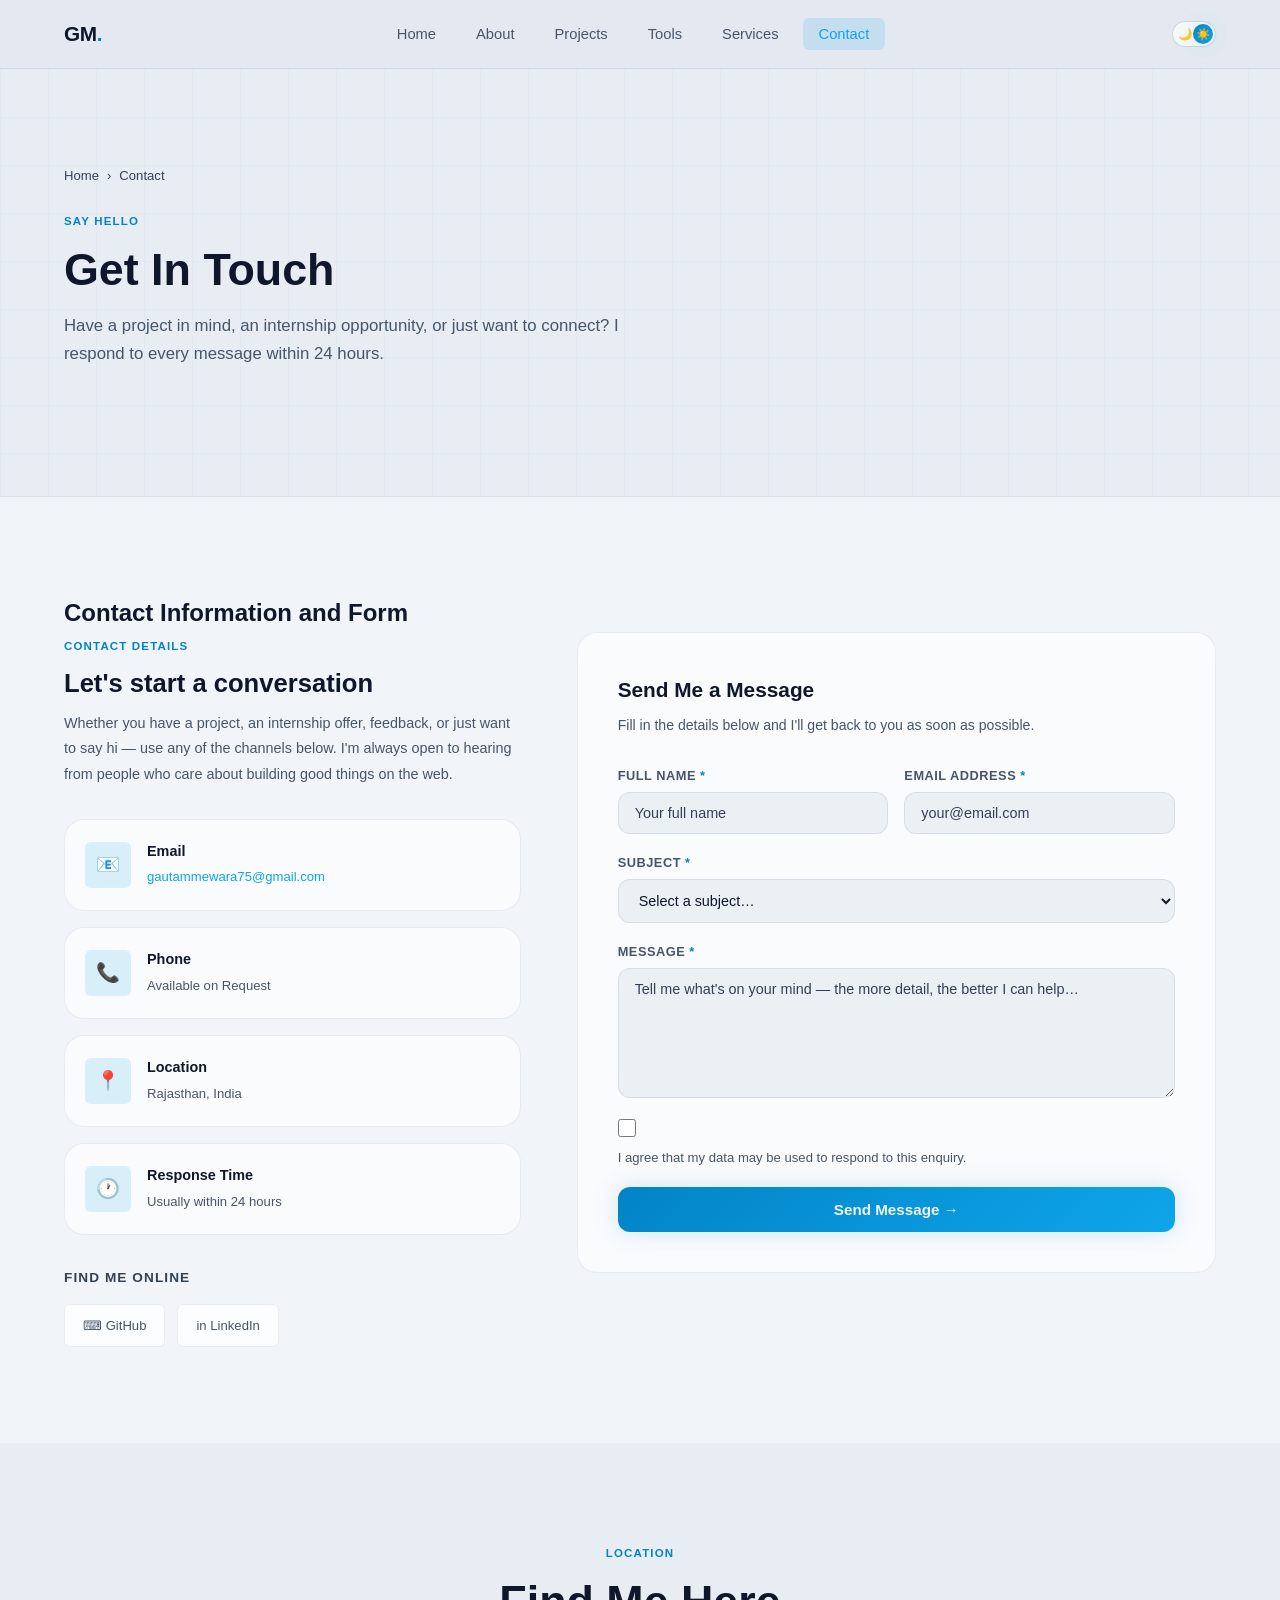
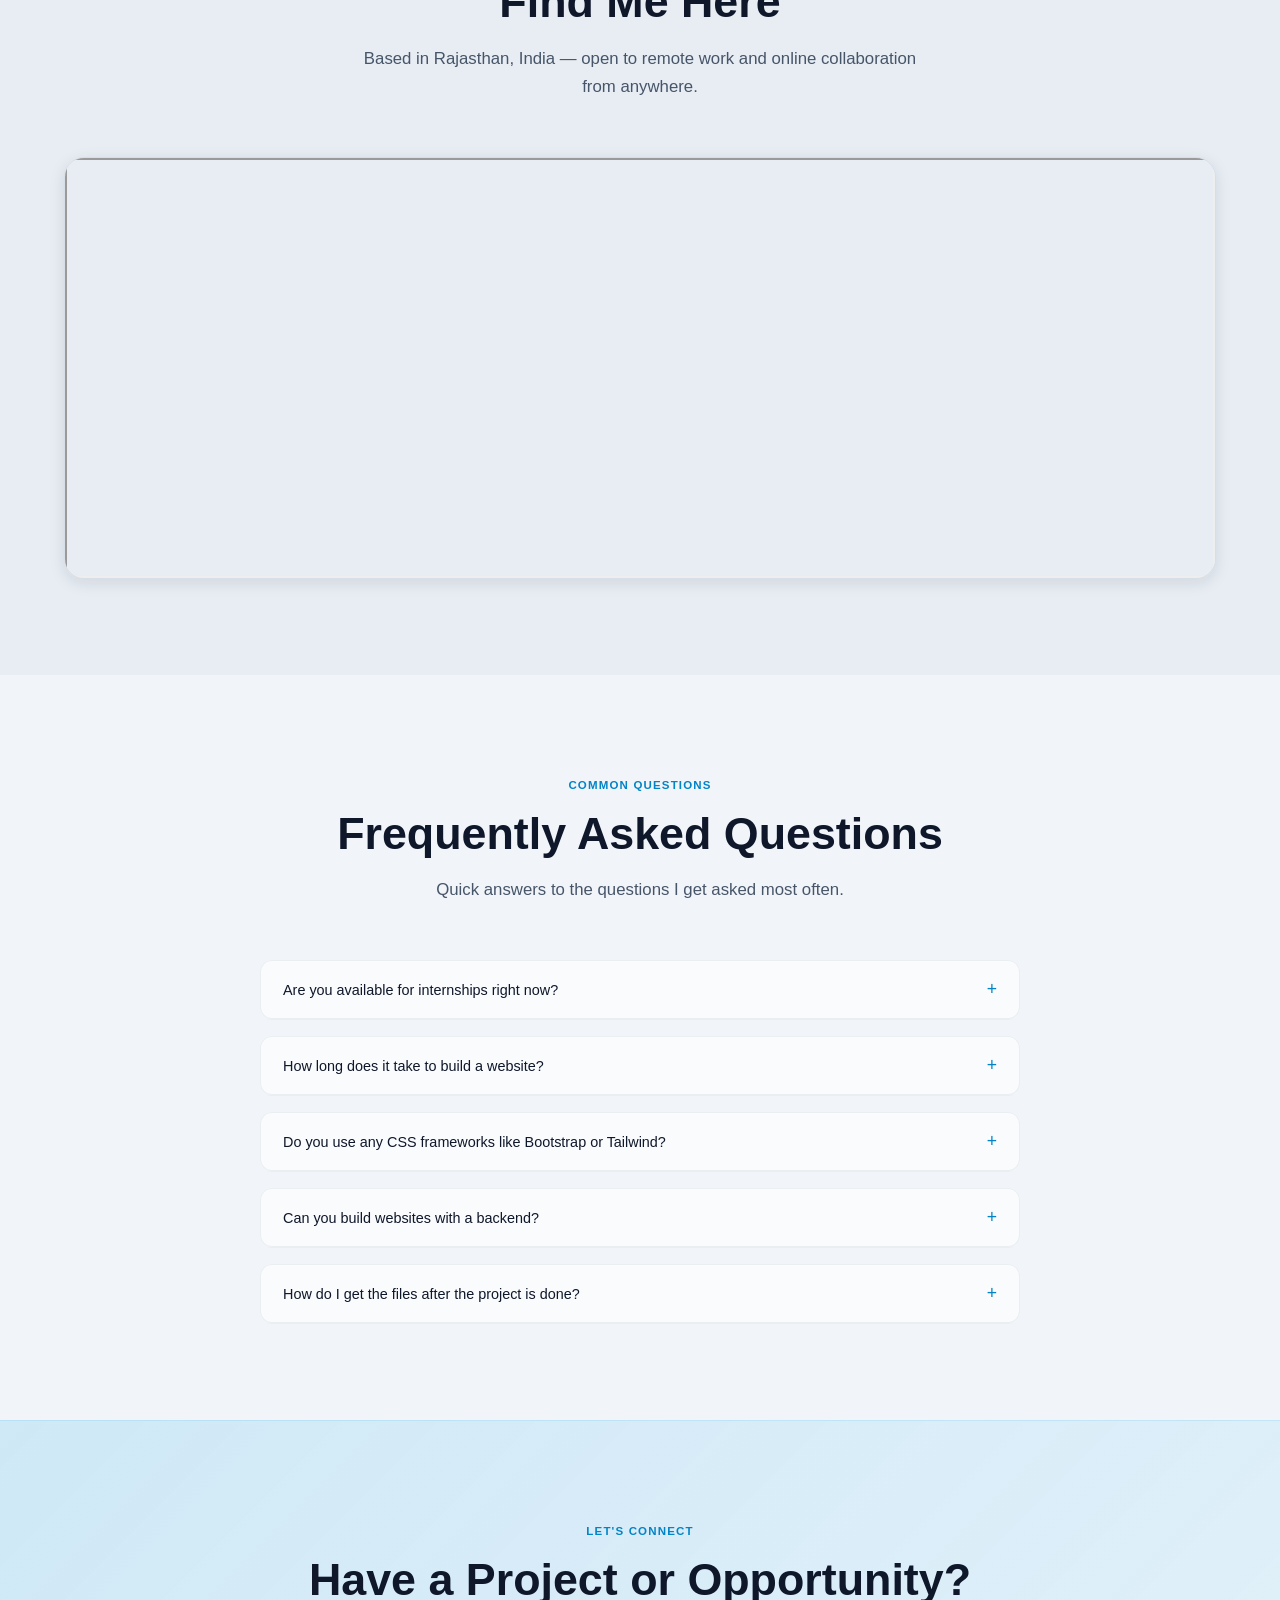
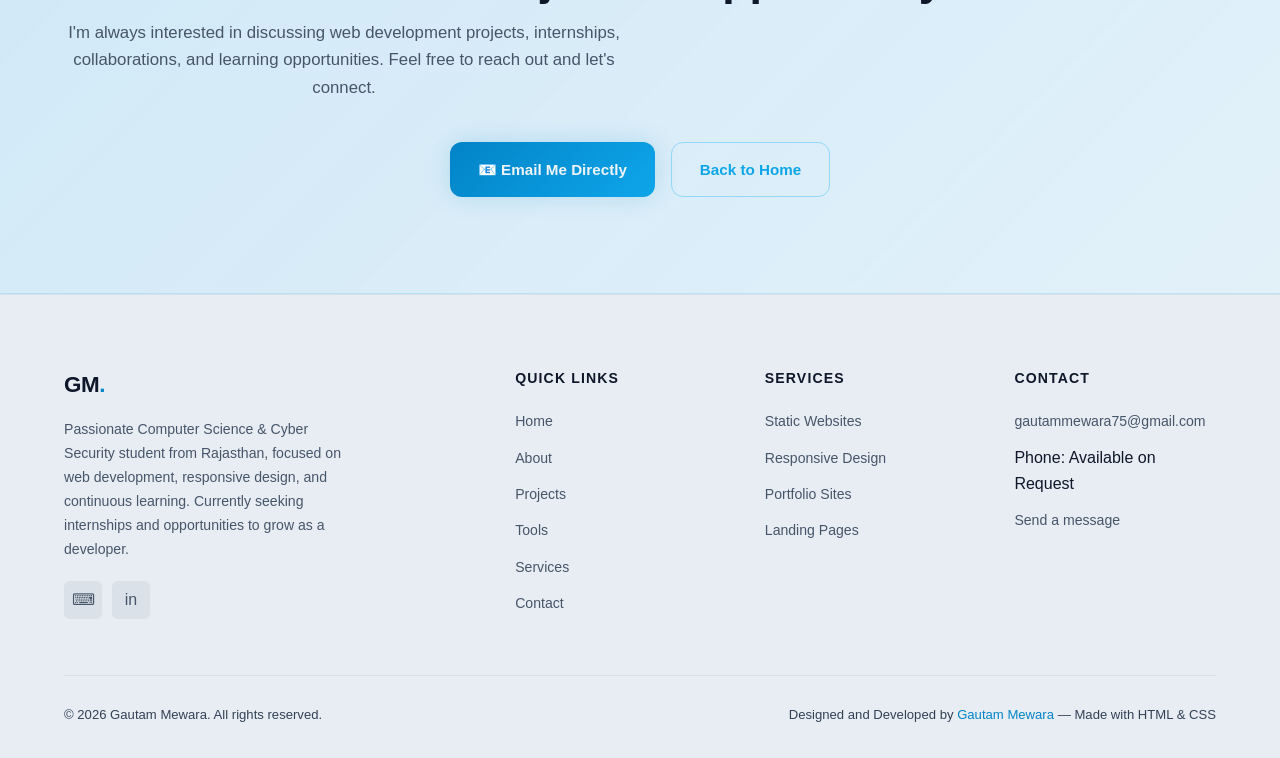
<file: contact.html>
<!DOCTYPE html>
<html lang="en">
<head>
  <!-- Created by Gautam Mewara -->
  <script>
    (function () {
      try {
        var stored = localStorage.getItem('theme');
        var theme = stored || (matchMedia('(prefers-color-scheme: light)').matches ? 'light' : 'dark');
        if (theme === 'light') document.documentElement.setAttribute('data-theme', 'light');
      } catch (e) { /* localStorage unavailable */ }
    })();
  </script>
  <meta charset="UTF-8" />
  <meta name="viewport" content="width=device-width, initial-scale=1.0" />
  <meta name="description" content="Contact Gautam Mewara — aspiring web developer available for internships and projects. Get in touch via form, email, or social media." />
  <title>Contact — Gautam Mewara</title>
  <link rel="stylesheet" href="css/style.css" />
  <link rel="preconnect" href="https://fonts.googleapis.com" />
  <link rel="preconnect" href="https://fonts.gstatic.com" crossorigin />
</head>
<body>
  <a href="#main-content" class="skip-link">Skip to content</a>

  <!-- ══ NAVBAR ══════════════════════════════════════════════ -->
  <header>
    <nav class="navbar" role="navigation" aria-label="Main navigation">
      <div class="container nav-inner">
        <a href="index.html" class="nav-logo">GM<span>.</span></a>
        <ul class="nav-links" role="list">
          <li><a href="index.html">Home</a></li>
          <li><a href="about.html">About</a></li>
          <li><a href="projects.html">Projects</a></li>
                    <li><a href="tools.html">Tools</a></li>
          <li><a href="services.html">Services</a></li>
          <li><a href="contact.html" class="active" aria-current="page">Contact</a></li>
        </ul>
        <button class="nav-toggle" aria-label="Toggle mobile menu" aria-expanded="false">
          <span></span><span></span><span></span>
        </button>
        <button class="theme-toggle" id="theme-toggle" type="button" aria-pressed="false" aria-label="Switch to light theme">
          <span class="theme-icon theme-icon-dark" aria-hidden="true">🌙</span>
          <span class="theme-icon theme-icon-light" aria-hidden="true">☀️</span>
        </button>
      </div>
    </nav>
  </header>

  <main id="main-content">

    <!-- ══ PAGE HERO ══════════════════════════════════════════ -->
    <section class="page-hero" aria-labelledby="page-heading">
      <div class="container">
        <nav class="breadcrumb" aria-label="Breadcrumb">
          <a href="index.html">Home</a>
          <span aria-hidden="true">›</span>
          <span aria-current="page">Contact</span>
        </nav>
        <p class="tag">Say Hello</p>
        <h1 class="section-title" id="page-heading">Get In Touch</h1>
        <p class="section-subtitle">Have a project in mind, an internship opportunity, or just want to connect? I respond to every message within 24 hours.</p>
      </div>
    </section>

    <!-- ══ CONTACT MAIN ════════════════════════════════════════ -->
    <section class="section" aria-labelledby="contact-main-heading">
      <div class="container">
        <h2 class="sr-only" id="contact-main-heading">Contact Information and Form</h2>
        <div class="contact-grid">

          <!-- ── Left: Info ───────────────────────────────── -->
          <div>
            <p class="tag">Contact Details</p>
            <h3 class="section-title" style="font-size:1.6rem; margin-bottom:12px;">Let's start a conversation</h3>
            <p style="color:var(--slate); font-size:.9rem; line-height:1.75; margin-bottom:32px;">
              Whether you have a project, an internship offer, feedback, or just want to say hi — use any of the channels below. I'm always open to hearing from people who care about building good things on the web.
            </p>

            <div class="contact-info-cards">
              <div class="contact-card glass">
                <div class="contact-icon" aria-hidden="true">📧</div>
                <div class="contact-detail">
                  <strong>Email</strong>
                  <span><a href="mailto:gautammewara75@gmail.com" style="color:var(--sky-light);">gautammewara75@gmail.com</a></span>
                </div>
              </div>

              <div class="contact-card glass">
                <div class="contact-icon" aria-hidden="true">📞</div>
                <div class="contact-detail">
                  <strong>Phone</strong>
                  <span>Available on Request</span>
                </div>
              </div>

              <div class="contact-card glass">
                <div class="contact-icon" aria-hidden="true">📍</div>
                <div class="contact-detail">
                  <strong>Location</strong>
                  <span>Rajasthan, India</span>
                </div>
              </div>

              <div class="contact-card glass">
                <div class="contact-icon" aria-hidden="true">🕐</div>
                <div class="contact-detail">
                  <strong>Response Time</strong>
                  <span>Usually within 24 hours</span>
                </div>
              </div>
            </div>

            <p class="contact-social-title">Find Me Online</p>
            <div class="contact-socials">
              <a href="https://github.com/gautammewara75" target="_blank" rel="noopener noreferrer" class="contact-social-btn" aria-label="GitHub profile">
                ⌨ GitHub
              </a>
              <a href="https://linkedin.com/in/gautammewara75" target="_blank" rel="noopener noreferrer" class="contact-social-btn" aria-label="LinkedIn profile">
                in LinkedIn
              </a>
            </div>
          </div>

          <!-- ── Right: Form ───────────────────────────────── -->
          <div class="contact-form-wrap glass">
            <h3 class="form-title">Send Me a Message</h3>
            <p class="form-subtitle">Fill in the details below and I'll get back to you as soon as possible.</p>

            <form class="contact-form" novalidate aria-label="Contact form">
              <div class="form-row">
                <div class="form-group">
                  <label for="full-name">Full Name <span aria-hidden="true" style="color:var(--sky);">*</span></label>
                  <input
                    type="text"
                    id="full-name"
                    name="full-name"
                    placeholder="Your full name"
                    required
                    autocomplete="name"
                    aria-required="true"
                    aria-describedby="full-name-error"
                  />
                  <span class="form-error-msg" id="full-name-error" role="alert"></span>
                </div>
                <div class="form-group">
                  <label for="email">Email Address <span aria-hidden="true" style="color:var(--sky);">*</span></label>
                  <input
                    type="email"
                    id="email"
                    name="email"
                    placeholder="your@email.com"
                    required
                    autocomplete="email"
                    aria-required="true"
                    aria-describedby="email-error"
                  />
                  <span class="form-error-msg" id="email-error" role="alert"></span>
                </div>
              </div>

              <div class="form-group">
                <label for="subject">Subject <span aria-hidden="true" style="color:var(--sky);">*</span></label>
                <select id="subject" name="subject" required aria-required="true" aria-describedby="subject-error">
                  <option value="" disabled selected>Select a subject…</option>
                  <option value="internship">Internship Opportunity</option>
                  <option value="project">Project Collaboration</option>
                  <option value="website">Website Request</option>
                  <option value="feedback">Feedback</option>
                  <option value="general">General Enquiry</option>
                  <option value="other">Other</option>
                </select>
                <span class="form-error-msg" id="subject-error" role="alert"></span>
              </div>

              <div class="form-group">
                <label for="message">Message <span aria-hidden="true" style="color:var(--sky);">*</span></label>
                <textarea
                  id="message"
                  name="message"
                  placeholder="Tell me what's on your mind — the more detail, the better I can help…"
                  required
                  aria-required="true"
                  aria-describedby="message-error"
                  rows="5"
                ></textarea>
                <span class="form-error-msg" id="message-error" role="alert"></span>
              </div>

              <div class="form-group form-checkbox-group">
                <input type="checkbox" id="agree" name="agree" required style="width:18px; height:18px; accent-color:var(--sky); cursor:pointer;" aria-describedby="agree-error" />
                <label for="agree" style="font-size:.82rem; color:var(--slate); text-transform:none; letter-spacing:0; cursor:pointer;">
                  I agree that my data may be used to respond to this enquiry.
                </label>
                <span class="form-error-msg" id="agree-error" role="alert"></span>
              </div>

              <button type="submit" class="btn btn-primary" style="width:100%; justify-content:center;">
                Send Message →
              </button>
            </form>
          </div>

        </div>
      </div>
    </section>

    <!-- ══ GOOGLE MAPS ════════════════════════════════════════ -->
    <section class="section map-section" aria-labelledby="map-heading">
      <div class="container">
        <div class="text-center">
          <p class="tag">Location</p>
          <h2 class="section-title" id="map-heading">Find Me Here</h2>
          <p class="section-subtitle">Based in Rajasthan, India — open to remote work and online collaboration from anywhere.</p>
        </div>

        <div class="map-wrap">
          <iframe
            src="https://www.google.com/maps/embed?pb=!1m18!1m12!1m3!1d114869.78572856543!2d73.00856869726563!3d26.292014399999998!2m3!1f0!2f0!3f0!3m2!1i1024!2i768!4f13.1!3m3!1m2!1s0x394182b3a81d4e05%3A0xe6b1e847e4f4f4e7!2sJodhpur%2C%20Rajasthan!5e0!3m2!1sen!2sin!4v1706000000000!5m2!1sen!2sin"
            title="Map showing Jodhpur, Rajasthan, India"
            allowfullscreen=""
            loading="lazy"
            referrerpolicy="no-referrer-when-downgrade"
          ></iframe>
        </div>
      </div>
    </section>

    <!-- ══ FAQ ════════════════════════════════════════════════ -->
    <section class="section faq-section" aria-labelledby="faq-heading">
      <div class="container">
        <div class="text-center">
          <p class="tag">Common Questions</p>
          <h2 class="section-title" id="faq-heading">Frequently Asked Questions</h2>
          <p class="section-subtitle">Quick answers to the questions I get asked most often.</p>
        </div>

        <div class="faq-list" role="list">

          <div class="faq-item" role="listitem">
            <button class="faq-question" aria-expanded="false" aria-controls="faq-1">
              Are you available for internships right now?
              <span class="faq-icon" aria-hidden="true">+</span>
            </button>
            <div class="faq-answer" id="faq-1" role="region">
              <div class="faq-answer-inner">
                Yes, I'm actively looking for internship opportunities — both remote and in-person in Rajasthan. I'm available for part-time work alongside my studies or full-time during semester breaks. If you have something suitable, please reach out and let's talk.
              </div>
            </div>
          </div>

          <div class="faq-item" role="listitem">
            <button class="faq-question" aria-expanded="false" aria-controls="faq-2">
              How long does it take to build a website?
              <span class="faq-icon" aria-hidden="true">+</span>
            </button>
            <div class="faq-answer" id="faq-2" role="region">
              <div class="faq-answer-inner">
            Timelines depend on project complexity and my academic schedule. As a student developer, I discuss realistic timelines before starting any project.
            </div>
            </div>
          </div>

          <div class="faq-item" role="listitem">
            <button class="faq-question" aria-expanded="false" aria-controls="faq-3">
              Do you use any CSS frameworks like Bootstrap or Tailwind?
              <span class="faq-icon" aria-hidden="true">+</span>
            </button>
            <div class="faq-answer" id="faq-3" role="region">
              <div class="faq-answer-inner">
                No — I write all CSS from scratch. I believe learning to write custom CSS properly is a better foundation than relying on utility classes or pre-built components. It produces lighter, faster sites with complete design control, and it forces a deeper understanding of how layouts actually work.
              </div>
            </div>
          </div>

          <div class="faq-item" role="listitem">
            <button class="faq-question" aria-expanded="false" aria-controls="faq-4">
              Can you build websites with a backend?
              <span class="faq-icon" aria-hidden="true">+</span>
            </button>
            <div class="faq-answer" id="faq-4" role="region">
              <div class="faq-answer-inner">
                Not yet — my current skill set covers frontend web development (HTML, CSS, JavaScript). I'm working toward full-stack capability. For now, if you need a backend, I'm happy to handle the entire frontend and work alongside a backend developer you already have.
              </div>
            </div>
          </div>

          <div class="faq-item" role="listitem">
            <button class="faq-question" aria-expanded="false" aria-controls="faq-5">
              How do I get the files after the project is done?
              <span class="faq-icon" aria-hidden="true">+</span>
            </button>
            <div class="faq-answer" id="faq-5" role="region">
              <div class="faq-answer-inner">
                I deliver the complete project files via a GitHub repository or a compressed ZIP folder — whichever you prefer. You get all HTML, CSS, JS, and image files organised in a clean folder structure, with a README explaining how to open and deploy the project.
              </div>
            </div>
          </div>


        </div>
      </div>
    </section>

    <!-- ══ CTA ════════════════════════════════════════════ -->
<section class="cta-section" aria-labelledby="contact-cta-heading">
  <div class="container">

    <p class="tag">Let's Connect</p>

    <h2 class="section-title" id="contact-cta-heading">
      Have a Project or Opportunity?
    </h2>

    <p class="section-subtitle">
      I'm always interested in discussing web development projects,
      internships, collaborations, and learning opportunities.
      Feel free to reach out and let's connect.
    </p>

    <div class="cta-actions">
      <a href="mailto:gautammewara75@gmail.com" class="btn btn-primary">
        📧 Email Me Directly
      </a>

      <a href="index.html" class="btn btn-outline">
        Back to Home
      </a>
    </div>

  </div>
</section>

  </main>

  <!-- ══ FOOTER ════════════════════════════════════════════ -->
  <footer class="footer" role="contentinfo">
    <div class="container">
      <div class="footer-grid">
        <div class="footer-brand">
          <a href="index.html" class="nav-logo">GM<span>.</span></a>
          <p>Passionate Computer Science & Cyber Security student from Rajasthan, focused on web development, responsive design, and continuous learning. Currently seeking internships and opportunities to grow as a developer.</p>
          <div class="footer-social">
            <a href="https://github.com/gautammewara75" target="_blank" rel="noopener noreferrer" class="social-link" aria-label="GitHub">⌨</a>
            <a href="https://linkedin.com/in/gautammewara75" target="_blank" rel="noopener noreferrer" class="social-link" aria-label="LinkedIn">in</a>
          </div>
        </div>
        <div class="footer-col">
          <h4>Quick Links</h4>
          <ul>
            <li><a href="index.html">Home</a></li>
            <li><a href="about.html">About</a></li>
            <li><a href="projects.html">Projects</a></li>
            <li><a href="tools.html">Tools</a></li>
            <li><a href="services.html">Services</a></li>
            <li><a href="contact.html">Contact</a></li>
          </ul>
        </div>
        <div class="footer-col">
          <h4>Services</h4>
          <ul>
            <li><a href="services.html">Static Websites</a></li>
            <li><a href="services.html">Responsive Design</a></li>
            <li><a href="services.html">Portfolio Sites</a></li>
            <li><a href="services.html">Landing Pages</a></li>
          </ul>
        </div>
        <div class="footer-col">
          <h4>Contact</h4>
          <ul>
            <li><a href="mailto:gautammewara75@gmail.com">gautammewara75@gmail.com</a></li>
            <li><span>Phone: Available on Request</span></li>
            <li><a href="contact.html">Send a message</a></li>
          </ul>
        </div>
      </div>
      <div class="footer-bottom">
        <p>© 2026 Gautam Mewara. All rights reserved.</p>
        <p>Designed and Developed by <a href="about.html">Gautam Mewara</a> — Made with HTML &amp; CSS</p>
      </div>
    </div>
  </footer>

  <button id="back-to-top" class="back-to-top" type="button" aria-label="Back to top">↑</button>

  <script src="js/script.js"></script>
</body>
</html>
</file>
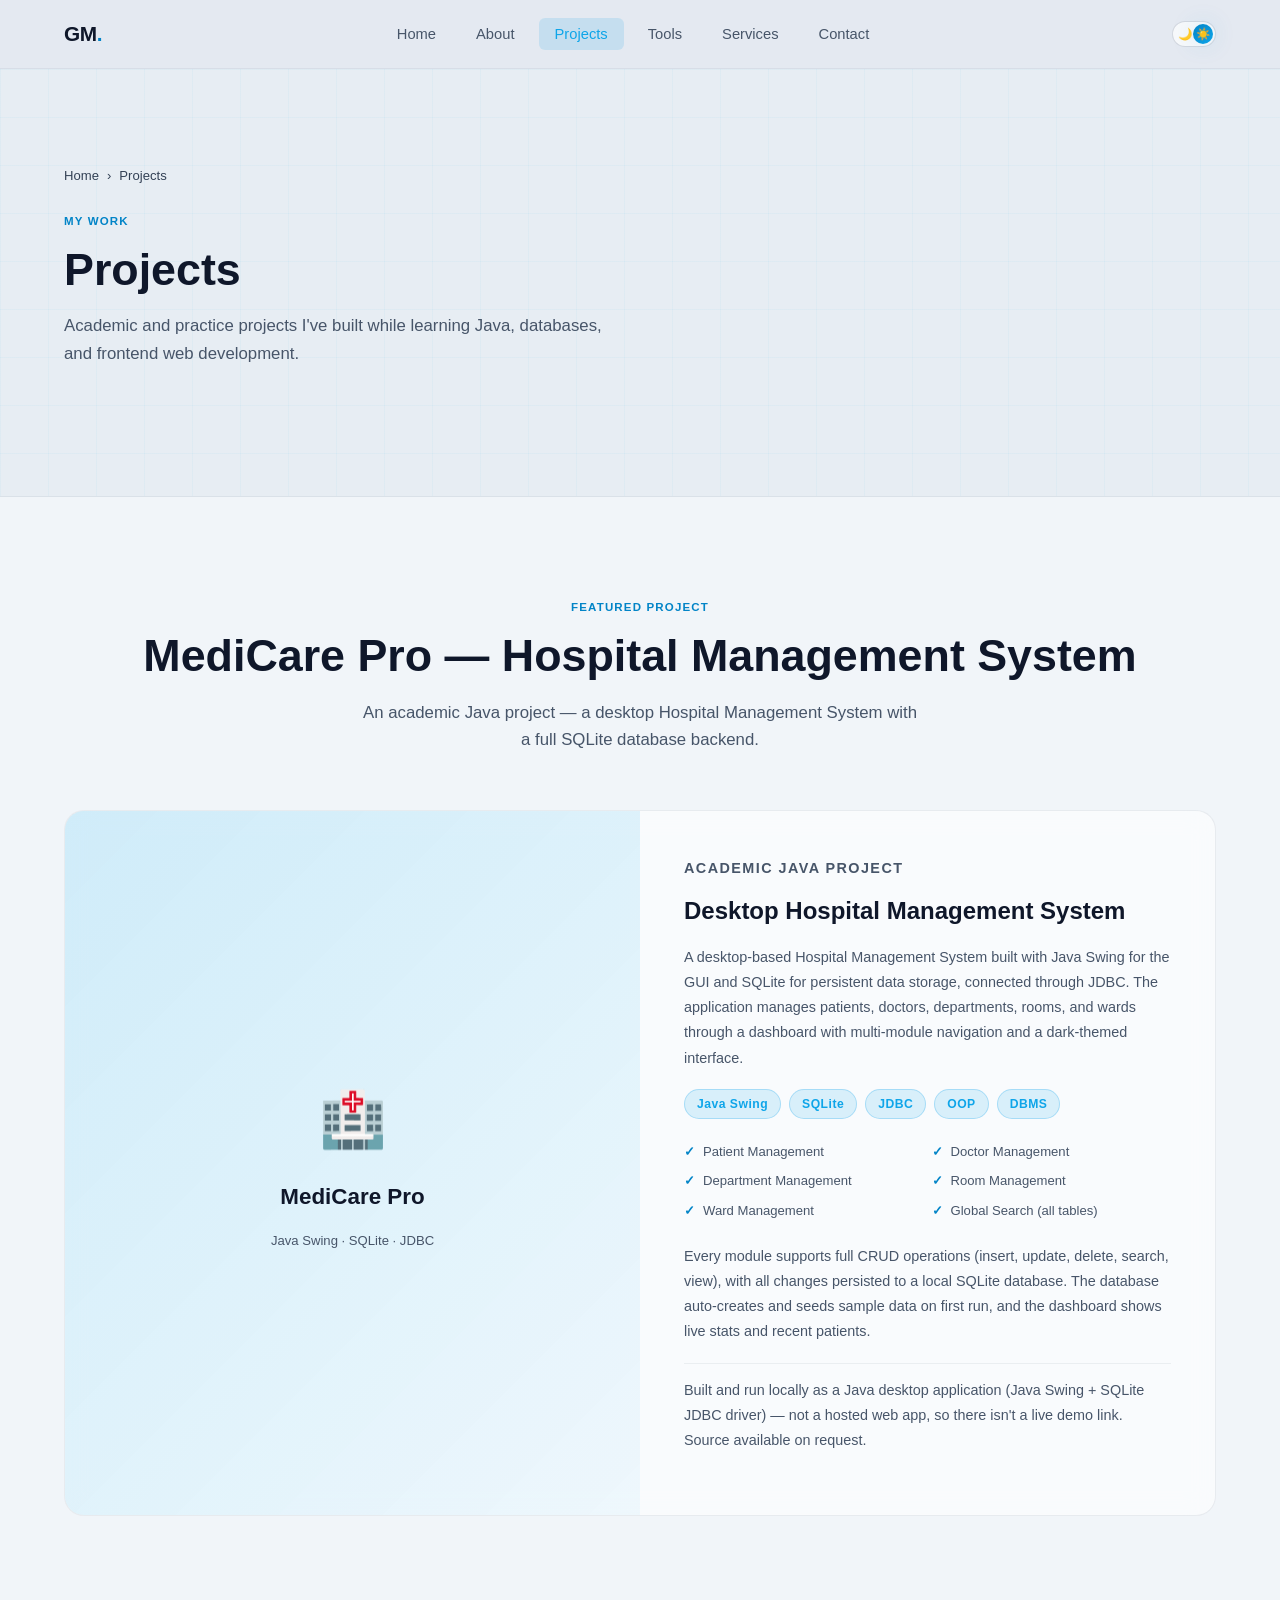
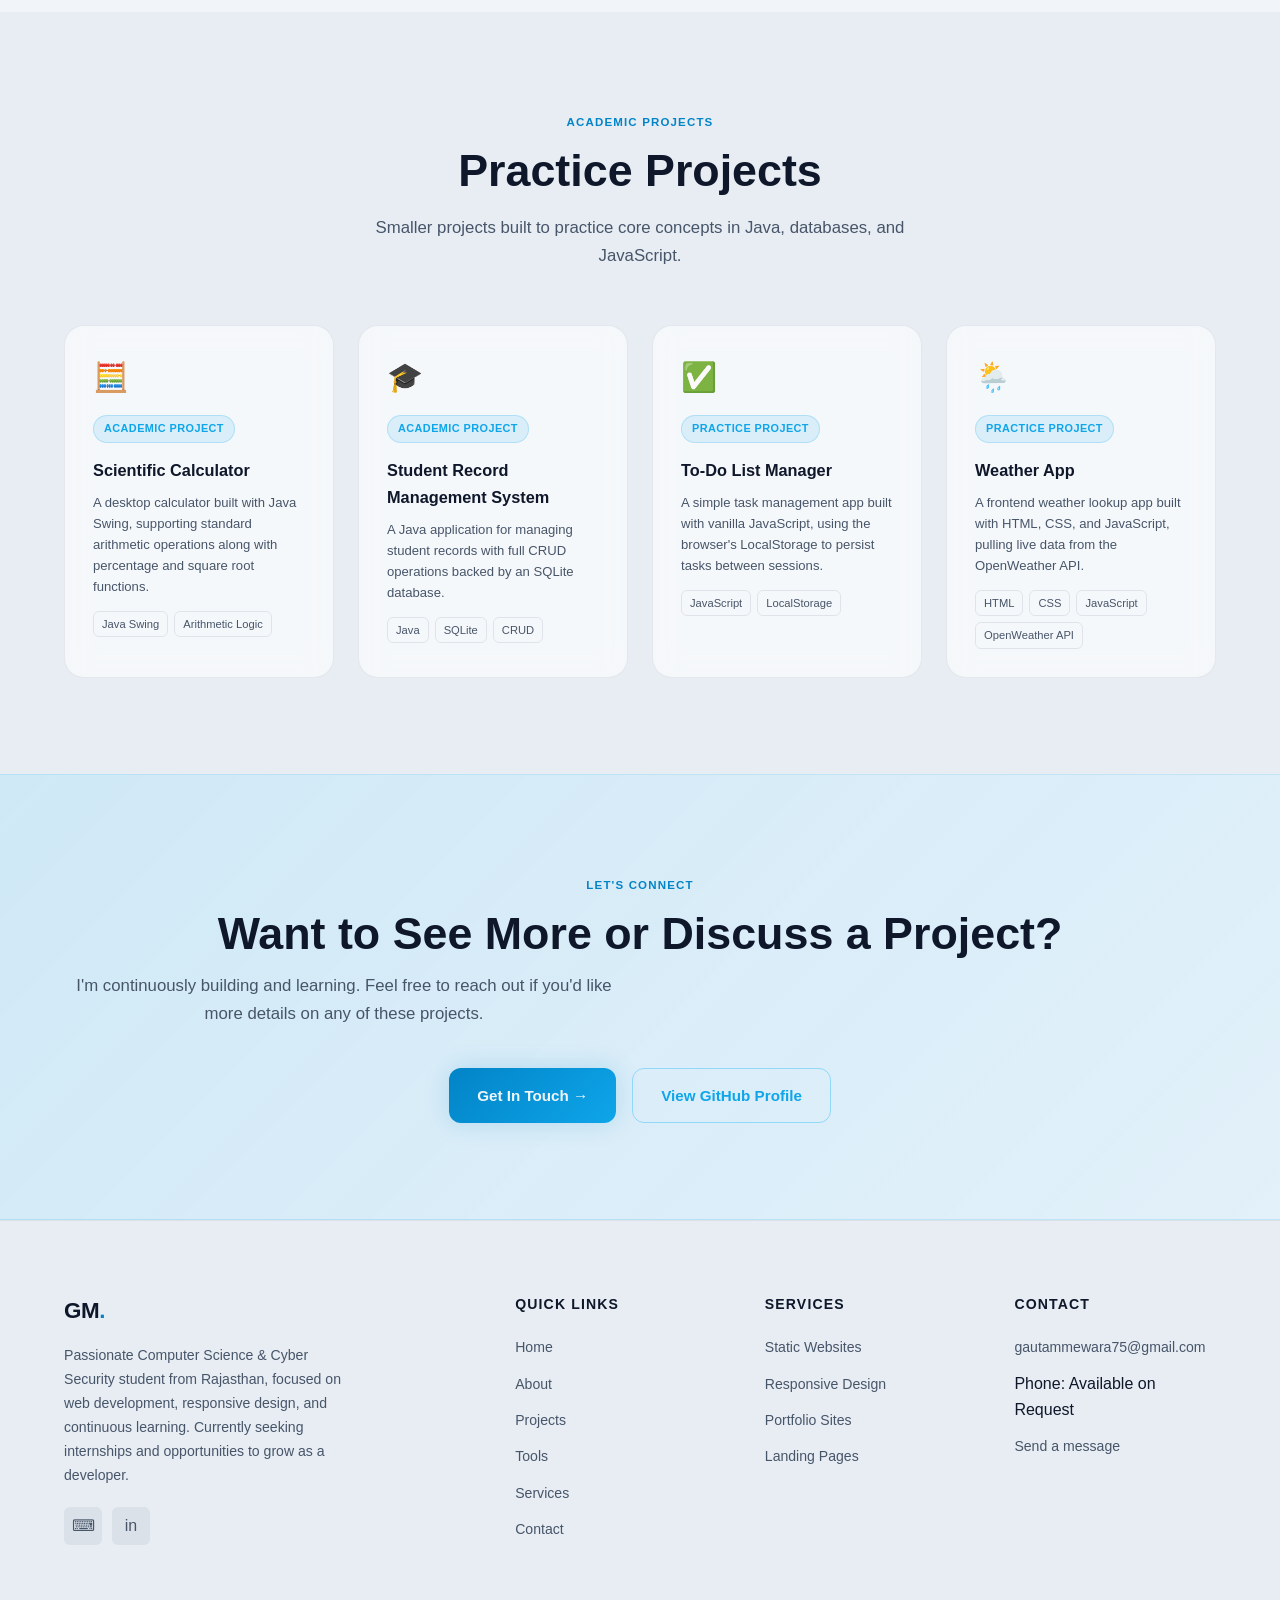
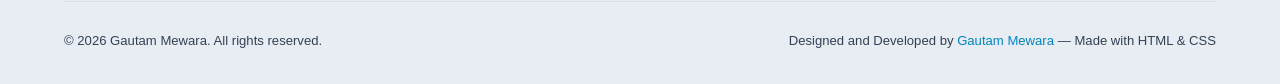
<file: projects.html>
<!DOCTYPE html>
<html lang="en">
<head>
  <!-- Created by Gautam Mewara -->
  <script>
    (function () {
      try {
        var stored = localStorage.getItem('theme');
        var theme = stored || (matchMedia('(prefers-color-scheme: light)').matches ? 'light' : 'dark');
        if (theme === 'light') document.documentElement.setAttribute('data-theme', 'light');
      } catch (e) { /* localStorage unavailable */ }
    })();
  </script>
  <meta charset="UTF-8" />
  <meta name="viewport" content="width=device-width, initial-scale=1.0" />
  <meta name="description" content="Projects by Gautam Mewara — MediCare Pro Hospital Management System (Java Swing + SQLite) and academic practice projects." />
  <title>Projects — Gautam Mewara</title>
  <link rel="stylesheet" href="css/style.css" />
  <link rel="preconnect" href="https://fonts.googleapis.com" />
  <link rel="preconnect" href="https://fonts.gstatic.com" crossorigin />
</head>
<body>
  <a href="#main-content" class="skip-link">Skip to content</a>

  <!-- ══ NAVBAR ══════════════════════════════════════════════ -->
  <header>
    <nav class="navbar" role="navigation" aria-label="Main navigation">
      <div class="container nav-inner">
        <a href="index.html" class="nav-logo">GM<span>.</span></a>
        <ul class="nav-links" role="list">
          <li><a href="index.html">Home</a></li>
          <li><a href="about.html">About</a></li>
          <li><a href="projects.html" class="active" aria-current="page">Projects</a></li>
                    <li><a href="tools.html">Tools</a></li>
          <li><a href="services.html">Services</a></li>
          <li><a href="contact.html">Contact</a></li>
        </ul>
        <button class="nav-toggle" aria-label="Toggle mobile menu" aria-expanded="false">
          <span></span><span></span><span></span>
        </button>
        <button class="theme-toggle" id="theme-toggle" type="button" aria-pressed="false" aria-label="Switch to light theme">
          <span class="theme-icon theme-icon-dark" aria-hidden="true">🌙</span>
          <span class="theme-icon theme-icon-light" aria-hidden="true">☀️</span>
        </button>
      </div>
    </nav>
  </header>

  <main id="main-content">

    <!-- ══ PAGE HERO ══════════════════════════════════════════ -->
    <section class="page-hero" aria-labelledby="page-heading">
      <div class="container">
        <nav class="breadcrumb" aria-label="Breadcrumb">
          <a href="index.html">Home</a>
          <span aria-hidden="true">›</span>
          <span aria-current="page">Projects</span>
        </nav>
        <p class="tag">My Work</p>
        <h1 class="section-title" id="page-heading">Projects</h1>
        <p class="section-subtitle">Academic and practice projects I've built while learning Java, databases, and frontend web development.</p>
      </div>
    </section>

    <!-- ══ FEATURED PROJECT — HMS ════════════════════════════ -->
    <section class="section" aria-labelledby="featured-project-heading">
      <div class="container">
        <div class="text-center">
          <p class="tag">Featured Project</p>
          <h2 class="section-title" id="featured-project-heading">MediCare Pro — Hospital Management System</h2>
          <p class="section-subtitle">An academic Java project — a desktop Hospital Management System with a full SQLite database backend.</p>
        </div>

        <div class="featured-project-card glass">
          <div class="featured-project-visual">
            <span class="fp-icon" aria-hidden="true">🏥</span>
            <span class="fp-name">MediCare Pro</span>
            <span class="fp-tagline">Java Swing · SQLite · JDBC</span>
          </div>
          <div class="featured-project-body">
            <p class="tag">Academic Java Project</p>
            <h3>Desktop Hospital Management System</h3>
            <p>
              A desktop-based Hospital Management System built with Java Swing for the GUI and SQLite for
              persistent data storage, connected through JDBC. The application manages patients, doctors,
              departments, rooms, and wards through a dashboard with multi-module navigation and a
              dark-themed interface.
            </p>

            <div class="fp-tech-row">
              <span class="skill-tag">Java Swing</span>
              <span class="skill-tag">SQLite</span>
              <span class="skill-tag">JDBC</span>
              <span class="skill-tag">OOP</span>
              <span class="skill-tag">DBMS</span>
            </div>

            <ul class="fp-module-list">
              <li>Patient Management</li>
              <li>Doctor Management</li>
              <li>Department Management</li>
              <li>Room Management</li>
              <li>Ward Management</li>
              <li>Global Search (all tables)</li>
            </ul>

            <p>
              Every module supports full CRUD operations (insert, update, delete, search, view), with all
              changes persisted to a local SQLite database. The database auto-creates and seeds sample data
              on first run, and the dashboard shows live stats and recent patients.
            </p>

            <p class="fp-note">
              Built and run locally as a Java desktop application (Java Swing + SQLite JDBC driver) — not a hosted web app, so there isn't a live demo link. Source available on request.
            </p>
          </div>
        </div>
      </div>
    </section>

    <!-- ══ ACADEMIC / PRACTICE PROJECTS ══════════════════════ -->
    <section class="section" style="background:var(--navy-mid);" aria-labelledby="academic-projects-heading">
      <div class="container">
        <div class="text-center">
          <p class="tag">Academic Projects</p>
          <h2 class="section-title" id="academic-projects-heading">Practice Projects</h2>
          <p class="section-subtitle">Smaller projects built to practice core concepts in Java, databases, and JavaScript.</p>
        </div>

        <div class="academic-projects-grid">

          <article class="academic-project-card glass">
            <span class="ap-icon" aria-hidden="true">🧮</span>
            <span class="ap-tag">Academic Project</span>
            <h4>Scientific Calculator</h4>
            <p>A desktop calculator built with Java Swing, supporting standard arithmetic operations along with percentage and square root functions.</p>
            <div class="ap-stack">
              <span>Java Swing</span>
              <span>Arithmetic Logic</span>
            </div>
          </article>

          <article class="academic-project-card glass">
            <span class="ap-icon" aria-hidden="true">🎓</span>
            <span class="ap-tag">Academic Project</span>
            <h4>Student Record Management System</h4>
            <p>A Java application for managing student records with full CRUD operations backed by an SQLite database.</p>
            <div class="ap-stack">
              <span>Java</span>
              <span>SQLite</span>
              <span>CRUD</span>
            </div>
          </article>

          <article class="academic-project-card glass">
            <span class="ap-icon" aria-hidden="true">✅</span>
            <span class="ap-tag">Practice Project</span>
            <h4>To-Do List Manager</h4>
            <p>A simple task management app built with vanilla JavaScript, using the browser's LocalStorage to persist tasks between sessions.</p>
            <div class="ap-stack">
              <span>JavaScript</span>
              <span>LocalStorage</span>
            </div>
          </article>

          <article class="academic-project-card glass">
            <span class="ap-icon" aria-hidden="true">🌦️</span>
            <span class="ap-tag">Practice Project</span>
            <h4>Weather App</h4>
            <p>A frontend weather lookup app built with HTML, CSS, and JavaScript, pulling live data from the OpenWeather API.</p>
            <div class="ap-stack">
              <span>HTML</span>
              <span>CSS</span>
              <span>JavaScript</span>
              <span>OpenWeather API</span>
            </div>
          </article>

        </div>
      </div>
    </section>

    <!-- ══ CTA ════════════════════════════════════════════ -->
    <section class="cta-section" aria-labelledby="projects-cta-heading">
      <div class="container">
        <p class="tag">Let's Connect</p>
        <h2 class="section-title" id="projects-cta-heading">Want to See More or Discuss a Project?</h2>
        <p class="section-subtitle">
          I'm continuously building and learning. Feel free to reach out if you'd like more details on any of these projects.
        </p>
        <div class="cta-actions">
          <a href="contact.html" class="btn btn-primary">Get In Touch →</a>
          <a href="https://github.com/gautammewara75" target="_blank" rel="noopener noreferrer" class="btn btn-outline">View GitHub Profile</a>
        </div>
      </div>
    </section>

  </main>

  <!-- ══ FOOTER ════════════════════════════════════════════ -->
  <footer class="footer" role="contentinfo">
    <div class="container">
      <div class="footer-grid">
        <div class="footer-brand">
          <a href="index.html" class="nav-logo">GM<span>.</span></a>
          <p>Passionate Computer Science & Cyber Security student from Rajasthan, focused on web development, responsive design, and continuous learning. Currently seeking internships and opportunities to grow as a developer.</p>
          <div class="footer-social">
            <a href="https://github.com/gautammewara75" target="_blank" rel="noopener noreferrer" class="social-link" aria-label="GitHub">⌨</a>
            <a href="https://linkedin.com/in/gautammewara75" target="_blank" rel="noopener noreferrer" class="social-link" aria-label="LinkedIn">in</a>
          </div>
        </div>
        <div class="footer-col">
          <h4>Quick Links</h4>
          <ul>
            <li><a href="index.html">Home</a></li>
            <li><a href="about.html">About</a></li>
            <li><a href="projects.html">Projects</a></li>
            <li><a href="tools.html">Tools</a></li>
            <li><a href="services.html">Services</a></li>
            <li><a href="contact.html">Contact</a></li>
          </ul>
        </div>
        <div class="footer-col">
          <h4>Services</h4>
          <ul>
            <li><a href="services.html">Static Websites</a></li>
            <li><a href="services.html">Responsive Design</a></li>
            <li><a href="services.html">Portfolio Sites</a></li>
            <li><a href="services.html">Landing Pages</a></li>
          </ul>
        </div>
        <div class="footer-col">
          <h4>Contact</h4>
          <ul>
            <li><a href="mailto:gautammewara75@gmail.com">gautammewara75@gmail.com</a></li>
            <li><span>Phone: Available on Request</span></li>
            <li><a href="contact.html">Send a message</a></li>
          </ul>
        </div>
      </div>
      <div class="footer-bottom">
        <p>© 2026 Gautam Mewara. All rights reserved.</p>
        <p>Designed and Developed by <a href="about.html">Gautam Mewara</a> — Made with HTML &amp; CSS</p>
      </div>
    </div>
  </footer>

  <button id="back-to-top" class="back-to-top" type="button" aria-label="Back to top">↑</button>

  <script src="js/script.js"></script>
</body>
</html>
</file>
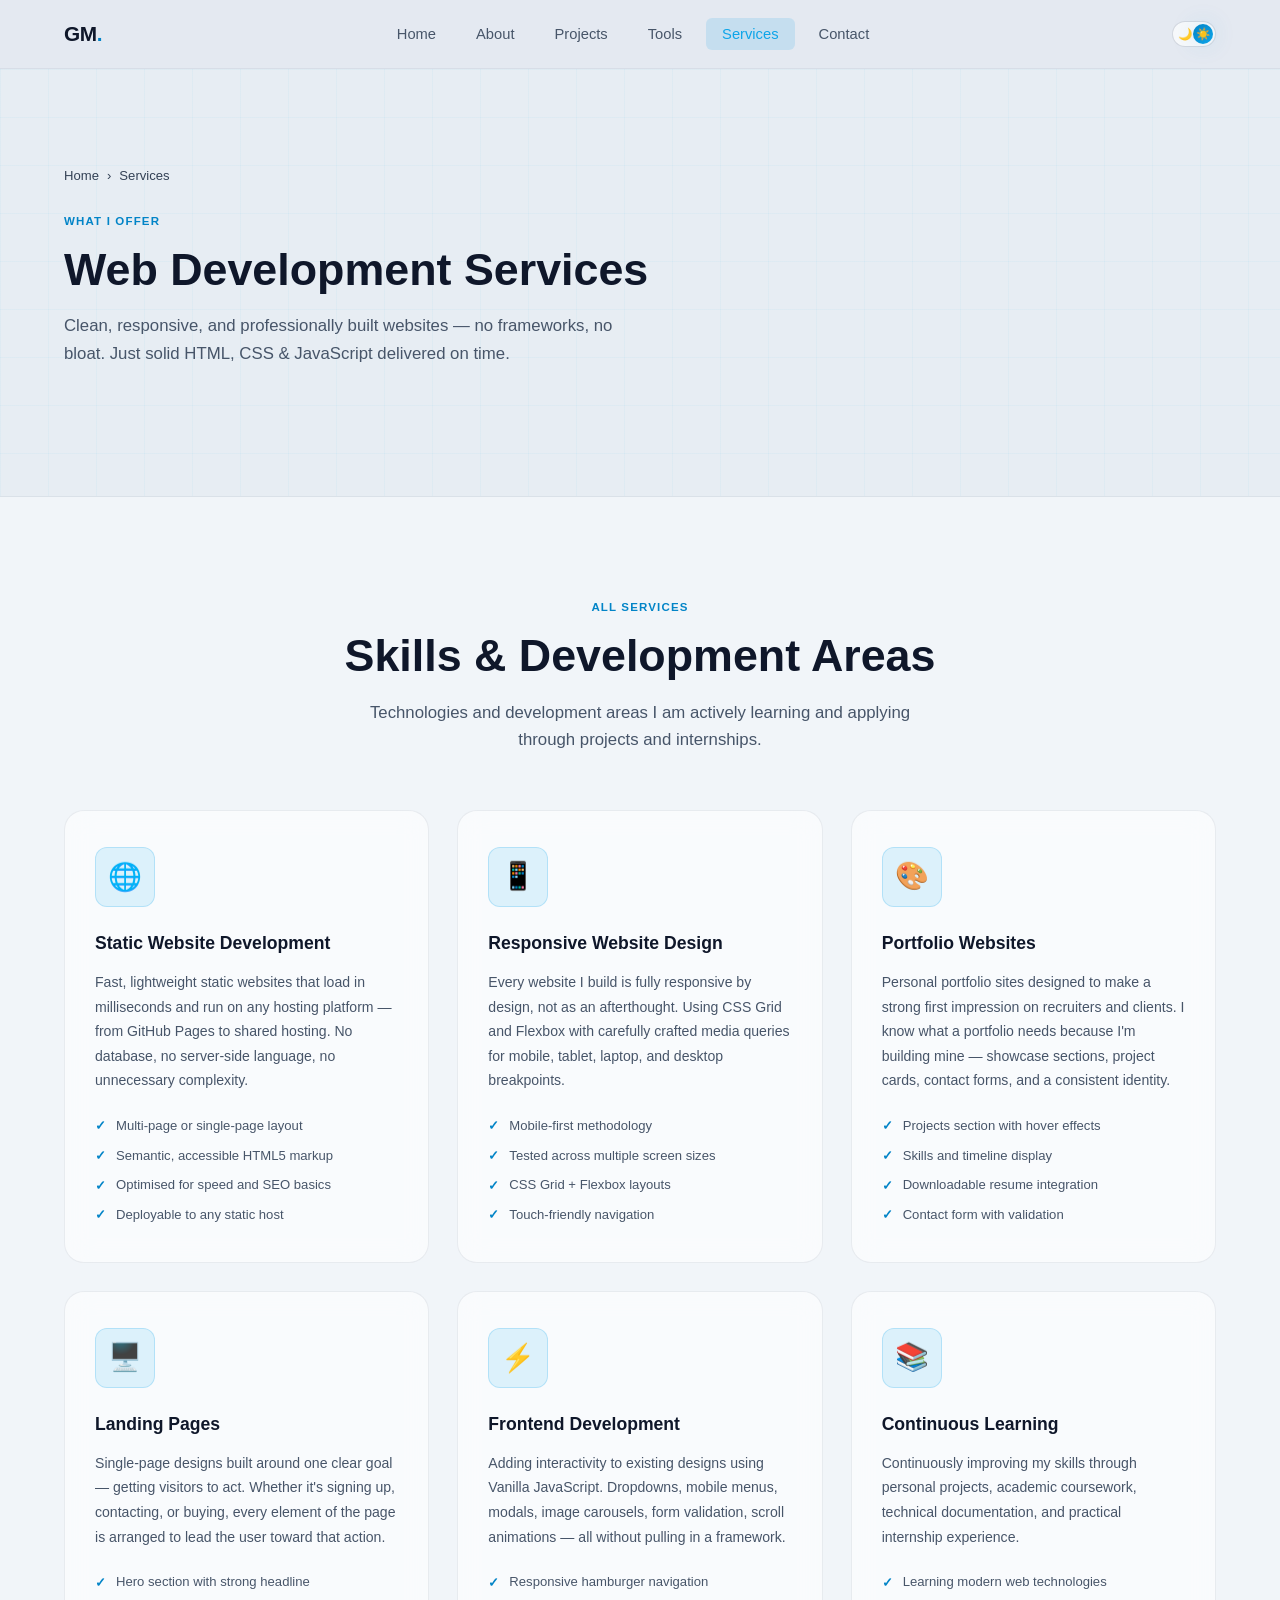
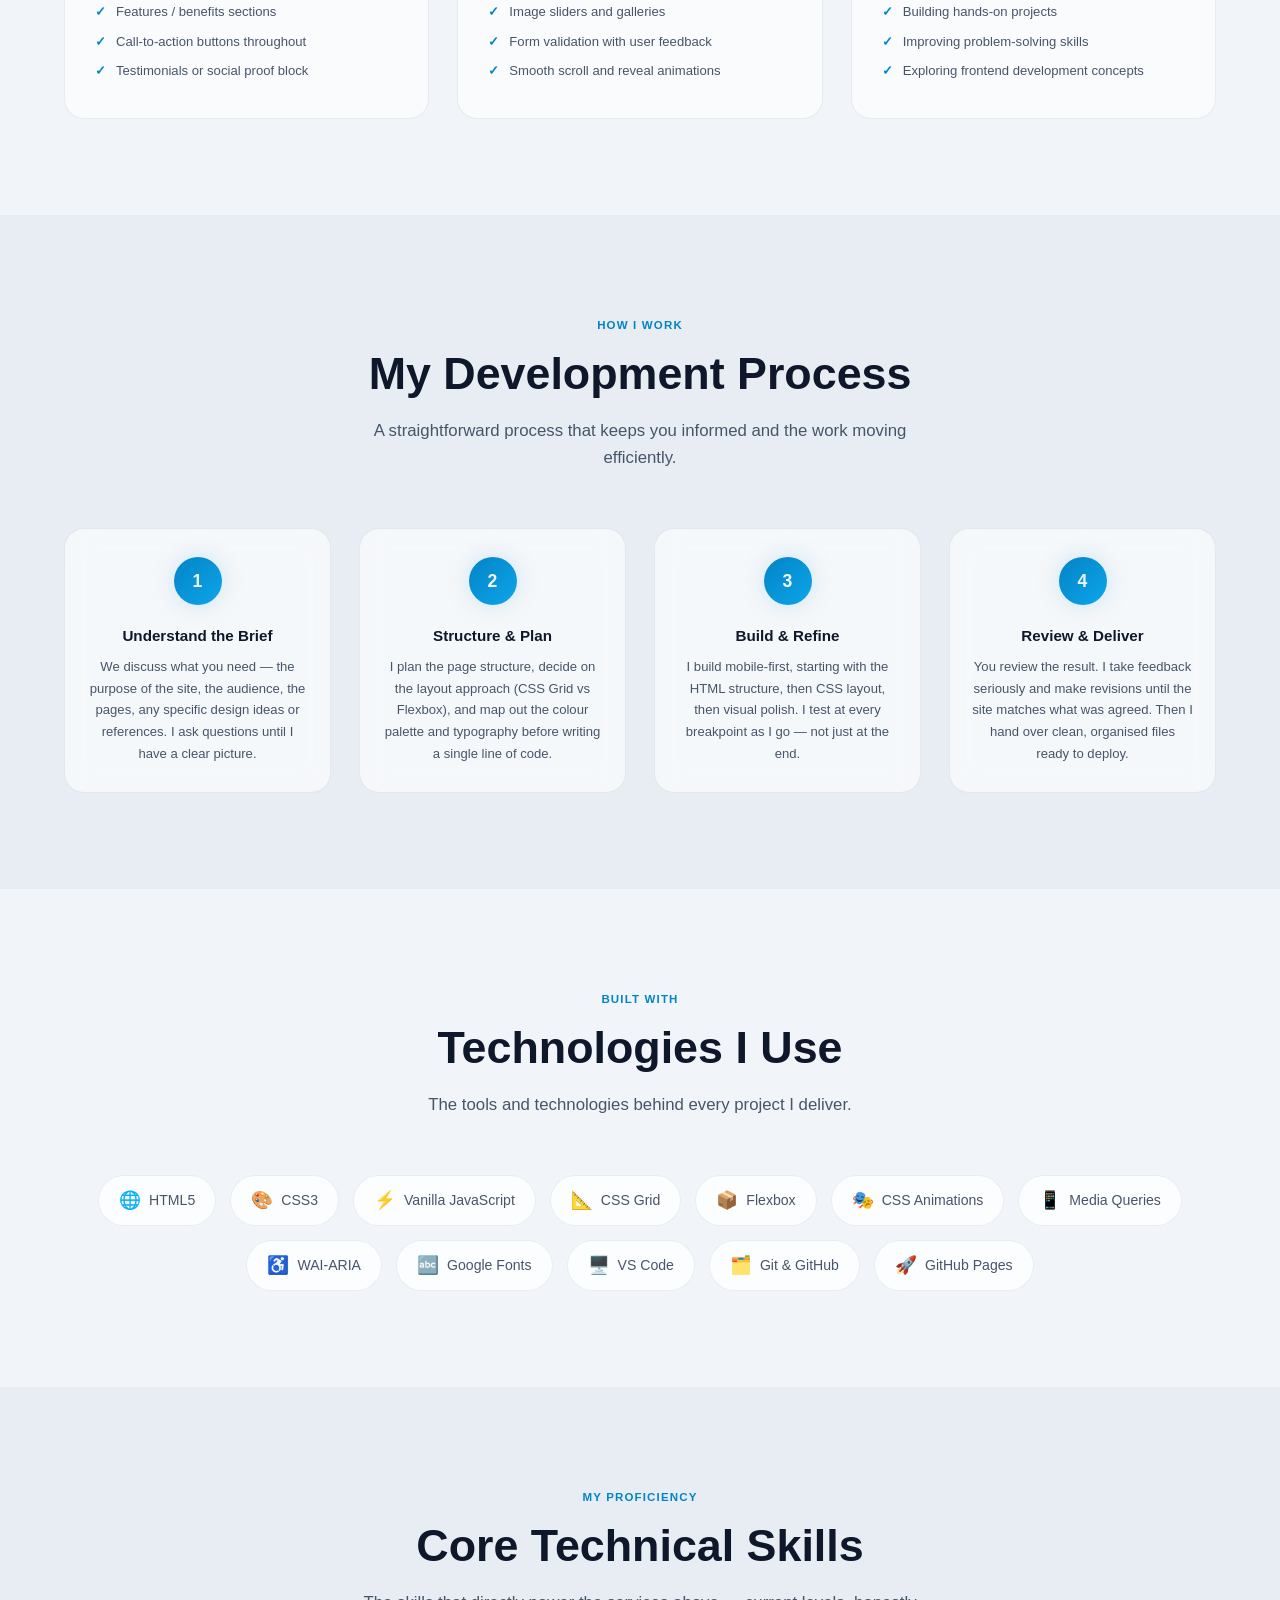
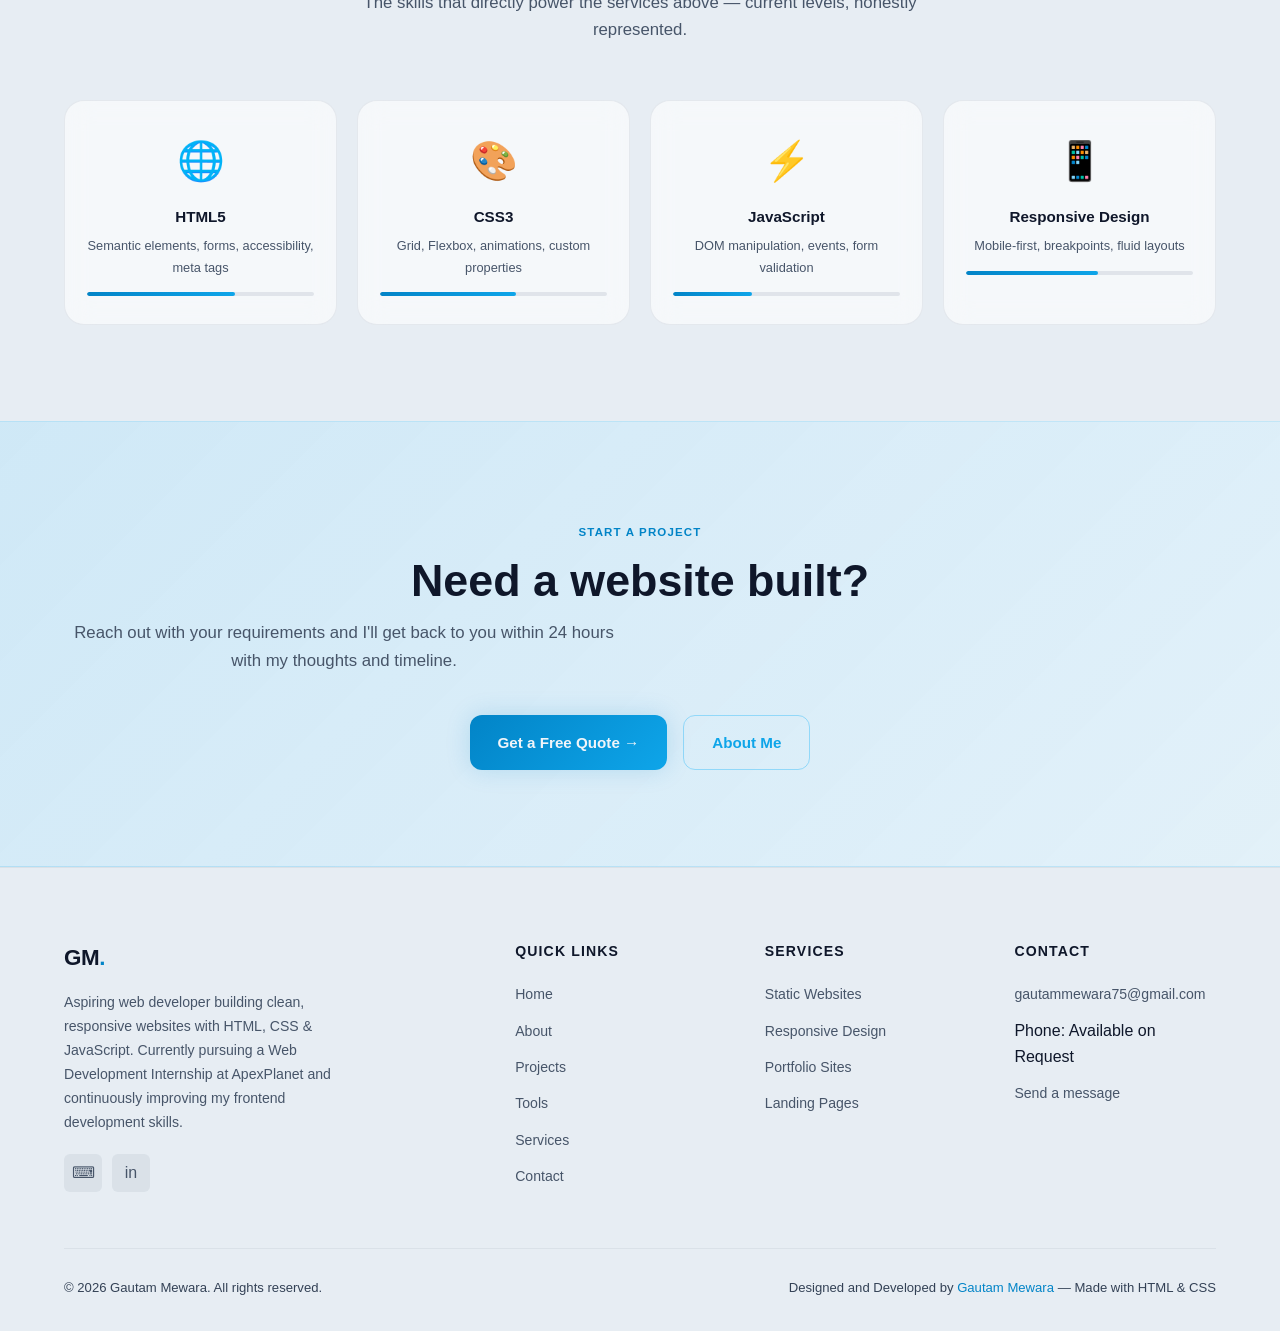
<file: services.html>
<!DOCTYPE html>
<html lang="en">
<head>
  <!-- Created by Gautam Mewara -->
  <script>
    (function () {
      try {
        var stored = localStorage.getItem('theme');
        var theme = stored || (matchMedia('(prefers-color-scheme: light)').matches ? 'light' : 'dark');
        if (theme === 'light') document.documentElement.setAttribute('data-theme', 'light');
      } catch (e) { /* localStorage unavailable */ }
    })();
  </script>
  <meta charset="UTF-8" />
  <meta name="viewport" content="width=device-width, initial-scale=1.0" />
  <meta name="description" content="Web development services by Gautam Mewara — static websites, responsive design, portfolio sites, landing pages and more." />
  <title>Services — Gautam Mewara</title>
  <link rel="stylesheet" href="css/style.css" />
  <link rel="preconnect" href="https://fonts.googleapis.com" />
  <link rel="preconnect" href="https://fonts.gstatic.com" crossorigin />
</head>
<body>
  <a href="#main-content" class="skip-link">Skip to content</a>

  <!-- ══ NAVBAR ══════════════════════════════════════════════ -->
  <header>
    <nav class="navbar" role="navigation" aria-label="Main navigation">
      <div class="container nav-inner">
        <a href="index.html" class="nav-logo">GM<span>.</span></a>
        <ul class="nav-links" role="list">
          <li><a href="index.html">Home</a></li>
          <li><a href="about.html">About</a></li>
          <li><a href="projects.html">Projects</a></li>
                    <li><a href="tools.html">Tools</a></li>
          <li><a href="services.html" class="active" aria-current="page">Services</a></li>
          <li><a href="contact.html">Contact</a></li>
        </ul>
        <button class="nav-toggle" aria-label="Toggle mobile menu" aria-expanded="false">
          <span></span><span></span><span></span>
        </button>
        <button class="theme-toggle" id="theme-toggle" type="button" aria-pressed="false" aria-label="Switch to light theme">
          <span class="theme-icon theme-icon-dark" aria-hidden="true">🌙</span>
          <span class="theme-icon theme-icon-light" aria-hidden="true">☀️</span>
        </button>
      </div>
    </nav>
  </header>

  <main id="main-content">

    <!-- ══ PAGE HERO ══════════════════════════════════════════ -->
    <section class="page-hero" aria-labelledby="page-heading">
      <div class="container">
        <nav class="breadcrumb" aria-label="Breadcrumb">
          <a href="index.html">Home</a>
          <span aria-hidden="true">›</span>
          <span aria-current="page">Services</span>
        </nav>
        <p class="tag">What I Offer</p>
        <h1 class="section-title" id="page-heading">Web Development Services</h1>
        <p class="section-subtitle">Clean, responsive, and professionally built websites — no frameworks, no bloat. Just solid HTML, CSS &amp; JavaScript delivered on time.</p>
      </div>
    </section>

    <!-- ══ SERVICES FULL GRID ════════════════════════════════ -->
    <section class="section" aria-labelledby="services-main-heading">
      <div class="container">
        <div class="text-center">
          <p class="tag">All Services</p>
          <h2 class="section-title" id="services-main-heading">Skills & Development Areas</h2>
          <p class="section-subtitle">Technologies and development areas I am actively learning and applying through projects and internships.</p>
        </div>

        <div class="services-full-grid">

          <article class="service-full-card glass">
            <div class="sf-icon" aria-hidden="true">🌐</div>
            <h3 class="sf-title">Static Website Development</h3>
            <p class="sf-desc">
              Fast, lightweight static websites that load in milliseconds and run on any hosting platform — from GitHub Pages to shared hosting. No database, no server-side language, no unnecessary complexity.
            </p>
            <ul class="sf-features">
              <li class="sf-feature">Multi-page or single-page layout</li>
              <li class="sf-feature">Semantic, accessible HTML5 markup</li>
              <li class="sf-feature">Optimised for speed and SEO basics</li>
              <li class="sf-feature">Deployable to any static host</li>
            </ul>
          </article>

          <article class="service-full-card glass">
            <div class="sf-icon" aria-hidden="true">📱</div>
            <h3 class="sf-title">Responsive Website Design</h3>
            <p class="sf-desc">
              Every website I build is fully responsive by design, not as an afterthought. Using CSS Grid and Flexbox with carefully crafted media queries for mobile, tablet, laptop, and desktop breakpoints.
            </p>
            <ul class="sf-features">
              <li class="sf-feature">Mobile-first methodology</li>
              <li class="sf-feature">Tested across multiple screen sizes</li>
              <li class="sf-feature">CSS Grid + Flexbox layouts</li>
              <li class="sf-feature">Touch-friendly navigation</li>
            </ul>
          </article>

          <article class="service-full-card glass">
            <div class="sf-icon" aria-hidden="true">🎨</div>
            <h3 class="sf-title">Portfolio Websites</h3>
            <p class="sf-desc">
              Personal portfolio sites designed to make a strong first impression on recruiters and clients. I know what a portfolio needs because I'm building mine — showcase sections, project cards, contact forms, and a consistent identity.
            </p>
            <ul class="sf-features">
              <li class="sf-feature">Projects section with hover effects</li>
              <li class="sf-feature">Skills and timeline display</li>
              <li class="sf-feature">Downloadable resume integration</li>
              <li class="sf-feature">Contact form with validation</li>
            </ul>
          </article>

          <article class="service-full-card glass">
            <div class="sf-icon" aria-hidden="true">🖥️</div>
            <h3 class="sf-title">Landing Pages</h3>
            <p class="sf-desc">
              Single-page designs built around one clear goal — getting visitors to act. Whether it's signing up, contacting, or buying, every element of the page is arranged to lead the user toward that action.
            </p>
            <ul class="sf-features">
              <li class="sf-feature">Hero section with strong headline</li>
              <li class="sf-feature">Features / benefits sections</li>
              <li class="sf-feature">Call-to-action buttons throughout</li>
              <li class="sf-feature">Testimonials or social proof block</li>
            </ul>
          </article>

          <article class="service-full-card glass">
            <div class="sf-icon" aria-hidden="true">⚡</div>
            <h3 class="sf-title">Frontend Development</h3>
            <p class="sf-desc">
              Adding interactivity to existing designs using Vanilla JavaScript. Dropdowns, mobile menus, modals, image carousels, form validation, scroll animations — all without pulling in a framework.
            </p>
            <ul class="sf-features">
              <li class="sf-feature">Responsive hamburger navigation</li>
              <li class="sf-feature">Image sliders and galleries</li>
              <li class="sf-feature">Form validation with user feedback</li>
              <li class="sf-feature">Smooth scroll and reveal animations</li>
            </ul>
          </article>

          <article class="service-full-card glass">
    <div class="sf-icon" aria-hidden="true">📚</div>
        <h3 class="sf-title">Continuous Learning</h3>
        <p class="sf-desc">
           Continuously improving my skills through personal projects, academic coursework, technical documentation, and practical internship experience.
        </p>
            <ul class="sf-features">
            <li class="sf-feature">Learning modern web technologies</li>
            <li class="sf-feature">Building hands-on projects</li>
            <li class="sf-feature">Improving problem-solving skills</li>
            <li class="sf-feature">Exploring frontend development concepts</li>
            </ul>
          </article>


        </div>
      </div>
    </section>

    <!-- ══ PROCESS ════════════════════════════════════════════ -->
    <section class="section process-section" aria-labelledby="process-heading">
      <div class="container">
        <div class="text-center">
          <p class="tag">How I Work</p>
          <h2 class="section-title" id="process-heading">My Development Process</h2>
          <p class="section-subtitle">A straightforward process that keeps you informed and the work moving efficiently.</p>
        </div>

        <div class="process-grid">
          <div class="process-card glass">
            <div class="process-step-num" aria-hidden="true">1</div>
            <h3>Understand the Brief</h3>
            <p>We discuss what you need — the purpose of the site, the audience, the pages, any specific design ideas or references. I ask questions until I have a clear picture.</p>
          </div>
          <div class="process-card glass">
            <div class="process-step-num" aria-hidden="true">2</div>
            <h3>Structure &amp; Plan</h3>
            <p>I plan the page structure, decide on the layout approach (CSS Grid vs Flexbox), and map out the colour palette and typography before writing a single line of code.</p>
          </div>
          <div class="process-card glass">
            <div class="process-step-num" aria-hidden="true">3</div>
            <h3>Build &amp; Refine</h3>
            <p>I build mobile-first, starting with the HTML structure, then CSS layout, then visual polish. I test at every breakpoint as I go — not just at the end.</p>
          </div>
          <div class="process-card glass">
            <div class="process-step-num" aria-hidden="true">4</div>
            <h3>Review &amp; Deliver</h3>
            <p>You review the result. I take feedback seriously and make revisions until the site matches what was agreed. Then I hand over clean, organised files ready to deploy.</p>
          </div>
        </div>
      </div>
    </section>

    <!-- ══ TECH STACK ════════════════════════════════════════ -->
    <section class="section" aria-labelledby="tech-heading">
      <div class="container text-center">
        <p class="tag">Built With</p>
        <h2 class="section-title" id="tech-heading">Technologies I Use</h2>
        <p class="section-subtitle">The tools and technologies behind every project I deliver.</p>

        <div class="tech-grid" role="list">
          <div class="tech-pill" role="listitem"><span>🌐</span> HTML5</div>
          <div class="tech-pill" role="listitem"><span>🎨</span> CSS3</div>
          <div class="tech-pill" role="listitem"><span>⚡</span> Vanilla JavaScript</div>
          <div class="tech-pill" role="listitem"><span>📐</span> CSS Grid</div>
          <div class="tech-pill" role="listitem"><span>📦</span> Flexbox</div>
          <div class="tech-pill" role="listitem"><span>🎭</span> CSS Animations</div>
          <div class="tech-pill" role="listitem"><span>📱</span> Media Queries</div>
          <div class="tech-pill" role="listitem"><span>♿</span> WAI-ARIA</div>
          <div class="tech-pill" role="listitem"><span>🔤</span> Google Fonts</div>
          <div class="tech-pill" role="listitem"><span>🖥️</span> VS Code</div>
          <div class="tech-pill" role="listitem"><span>🗂️</span> Git &amp; GitHub</div>
          <div class="tech-pill" role="listitem"><span>🚀</span> GitHub Pages</div>
        </div>
      </div>
    </section>

    <!-- ══ SKILLS DETAIL ─ Reuse from index ═══════════════════ -->
    <section class="section skills-section" aria-labelledby="skills-svc-heading">
      <div class="container">
        <div class="text-center">
          <p class="tag">My Proficiency</p>
          <h2 class="section-title" id="skills-svc-heading">Core Technical Skills</h2>
          <p class="section-subtitle">The skills that directly power the services above — current levels, honestly represented.</p>
        </div>
        <div class="skills-grid">
          <div class="skill-card glass">
            <span class="skill-card-icon">🌐</span>
            <h4>HTML5</h4>
            <p>Semantic elements, forms, accessibility, meta tags</p>
            <div class="skill-level-bar"><div class="skill-level-fill" data-pct="65" style="width:65%"></div></div>
          </div>
          <div class="skill-card glass">
            <span class="skill-card-icon">🎨</span>
            <h4>CSS3</h4>
            <p>Grid, Flexbox, animations, custom properties</p>
            <div class="skill-level-bar"><div class="skill-level-fill" data-pct="60" style="width:60%"></div></div>
          </div>
          <div class="skill-card glass">
            <span class="skill-card-icon">⚡</span>
            <h4>JavaScript</h4>
            <p>DOM manipulation, events, form validation</p>
            <div class="skill-level-bar"><div class="skill-level-fill" data-pct="35" style="width:35%"></div></div>
          </div>
          <div class="skill-card glass">
            <span class="skill-card-icon">📱</span>
            <h4>Responsive Design</h4>
            <p>Mobile-first, breakpoints, fluid layouts</p>
            <div class="skill-level-bar"><div class="skill-level-fill" data-pct="58" style="width:58%"></div></div>
          </div>
        </div>
      </div>
    </section>

    <!-- ══ CTA ════════════════════════════════════════════ -->
    <section class="cta-section" aria-labelledby="svc-cta-heading">
      <div class="container">
        <p class="tag">Start a Project</p>
        <h2 class="section-title" id="svc-cta-heading">Need a website built?</h2>
        <p class="section-subtitle">
          Reach out with your requirements and I'll get back to you within 24 hours with my thoughts and timeline.
        </p>
        <div class="cta-actions">
          <a href="contact.html" class="btn btn-primary">Get a Free Quote →</a>
          <a href="about.html" class="btn btn-outline">About Me</a>
        </div>
      </div>
    </section>

  </main>

  <!-- ══ FOOTER ════════════════════════════════════════════ -->
  <footer class="footer" role="contentinfo">
    <div class="container">
      <div class="footer-grid">
        <div class="footer-brand">
          <a href="index.html" class="nav-logo">GM<span>.</span></a>
          <p>Aspiring web developer building clean, responsive websites with HTML, CSS &amp; JavaScript. Currently pursuing a Web Development Internship at ApexPlanet and continuously improving my frontend development skills.</p>
          <div class="footer-social">
            <a href="https://github.com/gautammewara75" target="_blank" rel="noopener noreferrer" class="social-link" aria-label="GitHub">⌨</a>
            <a href="https://linkedin.com/in/gautammewara75" target="_blank" rel="noopener noreferrer" class="social-link" aria-label="LinkedIn">in</a>
          </div>
        </div>
        <div class="footer-col">
          <h4>Quick Links</h4>
          <ul>
            <li><a href="index.html">Home</a></li>
            <li><a href="about.html">About</a></li>
            <li><a href="projects.html">Projects</a></li>
            <li><a href="tools.html">Tools</a></li>
            <li><a href="services.html">Services</a></li>
            <li><a href="contact.html">Contact</a></li>
          </ul>
        </div>
        <div class="footer-col">
          <h4>Services</h4>
          <ul>
            <li><a href="services.html">Static Websites</a></li>
            <li><a href="services.html">Responsive Design</a></li>
            <li><a href="services.html">Portfolio Sites</a></li>
            <li><a href="services.html">Landing Pages</a></li>
          </ul>
        </div>
        <div class="footer-col">
          <h4>Contact</h4>
          <ul>
            <li><a href="mailto:gautammewara75@gmail.com">gautammewara75@gmail.com</a></li>
            <li><span>Phone: Available on Request</span></li>
            <li><a href="contact.html">Send a message</a></li>
          </ul>
        </div>
      </div>
      <div class="footer-bottom">
        <p>© 2026 Gautam Mewara. All rights reserved.</p>
        <p>Designed and Developed by <a href="about.html">Gautam Mewara</a> — Made with HTML &amp; CSS</p>
      </div>
    </div>
  </footer>

  <button id="back-to-top" class="back-to-top" type="button" aria-label="Back to top">↑</button>

  <script src="js/script.js"></script>
</body>
</html>
</file>
<file: css/style.css>
/* ============================================================
   style.css — Gautam Mewara Portfolio
   Created by Gautam Mewara
   ============================================================ */

/* ── Reset & Base ─────────────────────────────────────────── */
*, *::before, *::after { box-sizing: border-box; margin: 0; padding: 0; }

:root {
  --navy:       #0f172a;
  --navy-mid:   #1e293b;
  --sky:        #0ea5e9;
  --sky-light:  #38bdf8;
  --snow:       #f8fafc;
  --slate:      #94a3b8;
  --slate-dark: #64748b;
  --white:      #ffffff;

  /* RGB triplets used inside rgba() so the dark/light theme can swap the
     base colour while every existing opacity value stays untouched. */
  --surface-rgb: 30,41,59;    /* card / glass panels */
  --deep-rgb:    15,23,42;    /* navbar, inputs, deepest panels */
  --ink-rgb:     148,163,184; /* borders, dividers, track lines */

  --radius-sm:  6px;
  --radius-md:  12px;
  --radius-lg:  20px;
  --radius-xl:  32px;

  --shadow-sm:  0 1px 3px rgba(0,0,0,.3);
  --shadow-md:  0 4px 16px rgba(0,0,0,.4);
  --shadow-lg:  0 8px 32px rgba(0,0,0,.5);
  --shadow-glow: 0 0 24px rgba(14,165,233,.35);

  --transition: .28s cubic-bezier(.4,0,.2,1);

  --font-display: 'Space Grotesk', sans-serif;
  --font-body:    'Inter', sans-serif;
}

/* ── Light theme overrides ─────────────────────────────────────────
   Toggled by setting data-theme="light" on <html> (see js/script.js).
   Only colour tokens change; layout, spacing and content stay identical. */
html[data-theme="light"] {
  --navy:       #f1f5f9;
  --navy-mid:   #e7edf3;
  --sky:        #0284c7;
  --sky-light:  #0ea5e9;
  --snow:       #0f172a;
  --slate:      #475569;
  --slate-dark: #334155;
  --white:      #0f172a;

  --surface-rgb: 255,255,255;
  --deep-rgb:    226,232,240;
  --ink-rgb:     100,116,139;

  --shadow-sm:  0 1px 3px rgba(15,23,42,.08);
  --shadow-md:  0 4px 16px rgba(15,23,42,.10);
  --shadow-lg:  0 8px 32px rgba(15,23,42,.14);
  --shadow-glow: 0 0 24px rgba(2,132,199,.18);
}

html { scroll-behavior: smooth; font-size: 16px; }

/* Keeps in-page anchor jumps (FAQ links, section-nav dots, skip link) from
   hiding under the sticky navbar */
[id] { scroll-margin-top: 84px; }

body {
  font-family: var(--font-body);
  background: var(--navy);
  color: var(--snow);
  line-height: 1.65;
  overflow-x: hidden;
  transition: background-color var(--transition), color var(--transition);
}

a { color: var(--sky-light); text-decoration: none; transition: color var(--transition); }
a:hover { color: var(--white); }
img { display: block; max-width: 100%; }
ul { list-style: none; }
button { cursor: pointer; font-family: inherit; }

/* Google Fonts import */
@import url('https://fonts.googleapis.com/css2?family=Space+Grotesk:wght@400;500;600;700&family=Inter:wght@400;500;600&display=swap');

/* ── Utility ──────────────────────────────────────────────── */
.container { width: 90%; max-width: 1200px; margin: 0 auto; }
.section    { padding: 96px 0; }
.section-sm { padding: 64px 0; }

.tag {
  display: inline-block;
  font-size: .72rem;
  font-weight: 600;
  letter-spacing: .1em;
  text-transform: uppercase;
  color: var(--sky);
  margin-bottom: 12px;
}

.section-title {
  font-family: var(--font-display);
  font-size: clamp(1.9rem, 3.5vw, 2.8rem);
  font-weight: 700;
  color: var(--white);
  line-height: 1.2;
  margin-bottom: 16px;
}

.section-subtitle {
  color: var(--slate);
  font-size: 1.05rem;
  max-width: 560px;
  margin-bottom: 56px;
}

.text-center { text-align: center; }
.text-center .section-subtitle { margin-left: auto; margin-right: auto; }

/* ── Buttons ──────────────────────────────────────────────── */
.btn {
  display: inline-flex;
  align-items: center;
  gap: 8px;
  padding: 14px 28px;
  border-radius: var(--radius-md);
  font-size: .95rem;
  font-weight: 600;
  transition: all var(--transition);
  border: none;
  position: relative;
  overflow: hidden;
}

.btn-primary {
  background: linear-gradient(135deg, var(--sky), var(--sky-light));
  color: var(--navy);
  box-shadow: var(--shadow-glow);
}
.btn-primary:hover {
  transform: translateY(-2px);
  box-shadow: 0 0 36px rgba(14,165,233,.55);
  color: var(--navy);
}

.btn-outline {
  background: transparent;
  border: 1.5px solid rgba(56,189,248,.45);
  color: var(--sky-light);
}
.btn-outline:hover {
  background: rgba(14,165,233,.12);
  border-color: var(--sky-light);
  transform: translateY(-2px);
  color: var(--white);
}

/* ── Glassmorphism card ───────────────────────────────────── */
.glass {
  background: rgba(var(--surface-rgb),.6);
  border: 1px solid rgba(var(--ink-rgb),.12);
  backdrop-filter: blur(14px);
  -webkit-backdrop-filter: blur(14px);
  border-radius: var(--radius-lg);
}

/* ══════════════════════════════════════════════════════════
   NAVBAR
══════════════════════════════════════════════════════════ */
.navbar {
  position: sticky;
  top: 0;
  z-index: 1000;
  background: rgba(var(--deep-rgb),.88);
  border-bottom: 1px solid rgba(var(--ink-rgb),.1);
  backdrop-filter: blur(18px);
  -webkit-backdrop-filter: blur(18px);
  padding: 0;
}

.nav-inner {
  display: flex;
  align-items: center;
  justify-content: space-between;
  height: 68px;
}

.nav-logo {
  font-family: var(--font-display);
  font-size: 1.3rem;
  font-weight: 700;
  color: var(--white);
  letter-spacing: -.02em;
}
.nav-logo span { color: var(--sky); }

.nav-links {
  display: flex;
  gap: 8px;
  align-items: center;
}

.nav-links a {
  color: var(--slate);
  font-size: .92rem;
  font-weight: 500;
  padding: 8px 16px;
  border-radius: var(--radius-sm);
  transition: all var(--transition);
}
.nav-links a:hover,
.nav-links a.active {
  color: var(--white);
  background: rgba(14,165,233,.14);
}
.nav-links a.active { color: var(--sky-light); }

/* Hamburger */
.nav-toggle {
  display: none;
  flex-direction: column;
  gap: 5px;
  background: none;
  border: none;
  padding: 6px;
}
.nav-toggle span {
  display: block;
  width: 24px;
  height: 2px;
  background: var(--snow);
  border-radius: 2px;
  transition: all var(--transition);
}
.nav-toggle.open span:nth-child(1) { transform: translateY(7px) rotate(45deg); }
.nav-toggle.open span:nth-child(2) { opacity: 0; }
.nav-toggle.open span:nth-child(3) { transform: translateY(-7px) rotate(-45deg); }

/* Theme toggle */
.theme-toggle {
  position: relative;
  width: 44px;
  height: 26px;
  border-radius: 99px;
  border: 1px solid rgba(var(--ink-rgb),.25);
  background: rgba(var(--surface-rgb),.7);
  cursor: pointer;
  flex-shrink: 0;
  margin-left: 8px;
  transition: border-color var(--transition);
}
.theme-toggle:hover { border-color: rgba(14,165,233,.4); }
.theme-toggle::before {
  content: '';
  position: absolute;
  top: 2px; left: 2px;
  width: 20px; height: 20px;
  border-radius: 50%;
  background: linear-gradient(135deg, var(--sky), var(--sky-light));
  box-shadow: var(--shadow-glow);
  transition: transform var(--transition);
}
html[data-theme="light"] .theme-toggle::before { transform: translateX(18px); }
.theme-toggle .theme-icon {
  position: absolute;
  top: 50%;
  font-size: .72rem;
  transform: translateY(-50%);
  pointer-events: none;
}
.theme-icon-dark  { left: 5px; }
.theme-icon-light { right: 5px; }

/* Skip link (accessibility) */
.skip-link {
  position: absolute;
  left: 12px;
  top: -60px;
  z-index: 2000;
  background: var(--sky);
  color: var(--navy);
  font-weight: 600;
  font-size: .85rem;
  padding: 10px 18px;
  border-radius: var(--radius-sm);
  transition: top var(--transition);
}
.skip-link:focus { top: 12px; }

/* Visible keyboard focus across the site */
a:focus-visible,
button:focus-visible,
input:focus-visible,
select:focus-visible,
textarea:focus-visible,
[tabindex]:focus-visible {
  outline: 2px solid var(--sky-light);
  outline-offset: 3px;
  border-radius: 4px;
}

/* ══════════════════════════════════════════════════════════
   HERO
══════════════════════════════════════════════════════════ */
.hero {
  min-height: calc(100vh - 68px);
  display: flex;
  align-items: center;
  position: relative;
  overflow: hidden;
  padding: 80px 0;
}

/* Grid mesh background */
.hero::before {
  content: '';
  position: absolute;
  inset: 0;
  background-image:
    linear-gradient(rgba(14,165,233,.06) 1px, transparent 1px),
    linear-gradient(90deg, rgba(14,165,233,.06) 1px, transparent 1px);
  background-size: 48px 48px;
  pointer-events: none;
}

/* Ambient orbs */
.hero::after {
  content: '';
  position: absolute;
  width: 600px; height: 600px;
  background: radial-gradient(circle, rgba(14,165,233,.18) 0%, transparent 70%);
  top: -100px; right: -100px;
  pointer-events: none;
  border-radius: 50%;
}

.hero-orb-2 {
  position: absolute;
  width: 400px; height: 400px;
  background: radial-gradient(circle, rgba(56,189,248,.1) 0%, transparent 70%);
  bottom: -80px; left: -80px;
  border-radius: 50%;
  pointer-events: none;
}

.hero-grid {
  display: grid;
  grid-template-columns: 1fr 1fr;
  gap: 64px;
  align-items: center;
  position: relative;
  z-index: 1;
}

.hero-eyebrow {
  display: inline-flex;
  align-items: center;
  gap: 8px;
  background: rgba(14,165,233,.12);
  border: 1px solid rgba(14,165,233,.3);
  border-radius: 99px;
  padding: 6px 16px;
  font-size: .82rem;
  font-weight: 600;
  color: var(--sky-light);
  letter-spacing: .06em;
  margin-bottom: 24px;
}
.hero-eyebrow::before {
  content: '';
  width: 7px; height: 7px;
  background: var(--sky);
  border-radius: 50%;
  animation: pulse 2s ease-in-out infinite;
}

@keyframes pulse {
  0%, 100% { opacity: 1; transform: scale(1); }
  50%       { opacity: .5; transform: scale(1.4); }
}

.hero-title {
  font-family: var(--font-display);
  font-size: clamp(2.4rem, 5.5vw, 4rem);
  font-weight: 700;
  line-height: 1.12;
  color: var(--white);
  margin-bottom: 8px;
}
.hero-title .highlight {
  background: linear-gradient(135deg, var(--sky), var(--sky-light));
  -webkit-background-clip: text;
  -webkit-text-fill-color: transparent;
  background-clip: text;
}

.hero-subtitle {
  font-size: 1.15rem;
  color: var(--slate);
  margin-bottom: 36px;
  max-width: 480px;
}

.hero-actions { display: flex; gap: 16px; flex-wrap: wrap; }

.hero-stats {
  display: flex;
  gap: 32px;
  margin-top: 48px;
  padding-top: 40px;
  border-top: 1px solid rgba(var(--ink-rgb),.12);
}
.stat-item { display: flex; flex-direction: column; }
.stat-number {
  font-family: var(--font-display);
  font-size: 1.8rem;
  font-weight: 700;
  color: var(--sky-light);
}
.stat-label { font-size: .82rem; color: var(--slate); }

/* Hero visual */
.hero-visual {
  display: flex;
  justify-content: center;
  align-items: center;
}

.hero-card {
  width: 360px;
  padding: 36px;
  position: relative;
}

.hero-card-avatar {
  width: 80px; height: 80px;
  border-radius: 50%;
  background: linear-gradient(135deg, var(--sky), var(--sky-light));
  display: flex;
  align-items: center;
  justify-content: center;
  font-family: var(--font-display);
  font-size: 2rem;
  font-weight: 700;
  color: var(--navy);
  margin-bottom: 20px;
  box-shadow: var(--shadow-glow);
}

.hero-card-name {
  font-family: var(--font-display);
  font-size: 1.3rem;
  font-weight: 700;
  color: var(--white);
  margin-bottom: 4px;
}
.hero-card-role { font-size: .88rem; color: var(--sky-light); margin-bottom: 20px; }

.hero-card-skills { display: flex; flex-wrap: wrap; gap: 8px; margin-bottom: 24px; }
.skill-tag {
  background: rgba(14,165,233,.14);
  border: 1px solid rgba(14,165,233,.25);
  color: var(--sky-light);
  font-size: .76rem;
  font-weight: 600;
  padding: 4px 12px;
  border-radius: 99px;
  letter-spacing: .04em;
}

.hero-card-progress { display: flex; flex-direction: column; gap: 12px; }
.progress-item {}
.progress-label {
  display: flex;
  justify-content: space-between;
  font-size: .8rem;
  color: var(--slate);
  margin-bottom: 6px;
}
.progress-bar {
  height: 5px;
  background: rgba(var(--ink-rgb),.15);
  border-radius: 99px;
  overflow: hidden;
}
.progress-fill {
  height: 100%;
  background: linear-gradient(90deg, var(--sky), var(--sky-light));
  border-radius: 99px;
  animation: fillBar 1.4s ease forwards;
  width: 0;
}
@keyframes fillBar { to { width: var(--pct); } }

/* ══════════════════════════════════════════════════════════
   ABOUT PREVIEW
══════════════════════════════════════════════════════════ */
.about-preview { background: var(--navy-mid); }

.about-grid {
  display: grid;
  grid-template-columns: 1fr 1fr;
  gap: 72px;
  align-items: center;
}

.about-img-wrap {
  position: relative;
}
.about-img-box {
  width: 100%;
  aspect-ratio: 1;
  border-radius: var(--radius-xl);
  overflow: hidden;
  box-shadow: var(--shadow-lg);
}
.about-img-box img { width: 100%; height: 100%; object-fit: cover; }

.about-badge {
  position: absolute;
  bottom: -20px; right: -20px;
  padding: 18px 22px;
  text-align: center;
}
.about-badge-num {
  font-family: var(--font-display);
  font-size: 2rem;
  font-weight: 700;
  color: var(--sky-light);
  display: block;
}
.about-badge-txt { font-size: .78rem; color: var(--slate); }

.about-text .section-subtitle { margin-bottom: 32px; }

.about-highlights { display: flex; flex-direction: column; gap: 16px; margin-bottom: 36px; }
.highlight-item {
  display: flex;
  align-items: flex-start;
  gap: 14px;
  padding: 16px;
  border-radius: var(--radius-md);
  background: rgba(var(--deep-rgb),.5);
  border: 1px solid rgba(var(--ink-rgb),.08);
  transition: border-color var(--transition);
}
.highlight-item:hover { border-color: rgba(14,165,233,.3); }

.highlight-icon {
  width: 38px; height: 38px;
  border-radius: var(--radius-sm);
  background: rgba(14,165,233,.14);
  display: flex; align-items: center; justify-content: center;
  font-size: 1.1rem;
  flex-shrink: 0;
}
.highlight-text strong { display: block; color: var(--white); font-size: .9rem; }
.highlight-text span { font-size: .82rem; color: var(--slate); }

/* ══════════════════════════════════════════════════════════
   SERVICES PREVIEW
══════════════════════════════════════════════════════════ */
.services-grid {
  display: grid;
  grid-template-columns: repeat(3, 1fr);
  gap: 24px;
}

.service-card {
  padding: 32px 28px;
  transition: all var(--transition);
  position: relative;
  overflow: hidden;
}
.service-card::before {
  content: '';
  position: absolute;
  top: 0; left: 0; right: 0;
  height: 3px;
  background: linear-gradient(90deg, var(--sky), var(--sky-light));
  transform: scaleX(0);
  transition: transform var(--transition);
  transform-origin: left;
}
.service-card:hover { transform: translateY(-6px); box-shadow: var(--shadow-glow); }
.service-card:hover::before { transform: scaleX(1); }

.service-icon {
  width: 52px; height: 52px;
  border-radius: var(--radius-md);
  background: rgba(14,165,233,.14);
  display: flex; align-items: center; justify-content: center;
  font-size: 1.4rem;
  margin-bottom: 20px;
  transition: background var(--transition);
}
.service-card:hover .service-icon { background: rgba(14,165,233,.28); }

.service-card h3 {
  font-family: var(--font-display);
  font-size: 1.05rem;
  font-weight: 600;
  color: var(--white);
  margin-bottom: 10px;
}
.service-card p { font-size: .88rem; color: var(--slate); line-height: 1.7; }

/* ══════════════════════════════════════════════════════════
   SKILLS SECTION
══════════════════════════════════════════════════════════ */
.skills-section { background: var(--navy-mid); }

.skills-grid {
  display: grid;
  grid-template-columns: repeat(4, 1fr);
  gap: 20px;
}

.skill-card {
  padding: 28px 22px;
  text-align: center;
  transition: all var(--transition);
}
.skill-card:hover { transform: translateY(-4px); border-color: rgba(14,165,233,.35); }

.skill-card-icon {
  font-size: 2.4rem;
  margin-bottom: 12px;
  display: block;
}
.skill-card h4 {
  font-family: var(--font-display);
  font-size: .95rem;
  font-weight: 600;
  color: var(--white);
  margin-bottom: 6px;
}
.skill-card p { font-size: .8rem; color: var(--slate); }

.skill-level-bar {
  margin-top: 14px;
  height: 4px;
  background: rgba(var(--ink-rgb),.15);
  border-radius: 99px;
  overflow: hidden;
}
.skill-level-fill {
  height: 100%;
  background: linear-gradient(90deg, var(--sky), var(--sky-light));
  border-radius: 99px;
}

/* ══════════════════════════════════════════════════════════
   WHY CHOOSE ME
══════════════════════════════════════════════════════════ */
.why-grid {
  display: grid;
  grid-template-columns: repeat(3, 1fr);
  gap: 28px;
}
.why-card {
  padding: 32px;
  border-left: 3px solid rgba(14,165,233,.3);
  background: rgba(var(--surface-rgb),.4);
  border-radius: 0 var(--radius-md) var(--radius-md) 0;
  transition: all var(--transition);
}
.why-card:hover { border-left-color: var(--sky); background: rgba(var(--surface-rgb),.7); }

.why-card h3 {
  font-family: var(--font-display);
  font-size: 1rem;
  font-weight: 600;
  color: var(--white);
  margin-bottom: 10px;
}
.why-card p { font-size: .88rem; color: var(--slate); line-height: 1.7; }
.why-number {
  font-family: var(--font-display);
  font-size: 2.5rem;
  font-weight: 700;
  color: rgba(14,165,233,.2);
  line-height: 1;
  margin-bottom: 12px;
}

/* ══════════════════════════════════════════════════════════
   TESTIMONIALS
══════════════════════════════════════════════════════════ */
.testimonials { background: var(--navy-mid); }

.testimonial-grid {
  display: grid;
  grid-template-columns: repeat(3, 1fr);
  gap: 24px;
}
.testimonial-card { padding: 28px; }
.testimonial-quote {
  font-size: .92rem;
  color: var(--slate);
  line-height: 1.75;
  margin-bottom: 20px;
  font-style: italic;
}
.testimonial-quote::before { content: '"'; color: var(--sky); font-size: 1.4rem; }

.testimonial-author { display: flex; align-items: center; gap: 12px; }
.testimonial-avatar {
  width: 44px; height: 44px;
  border-radius: 50%;
  overflow: hidden;
  border: 2px solid rgba(14,165,233,.3);
}
.testimonial-avatar img { width: 100%; height: 100%; object-fit: cover; }
.testimonial-name { font-weight: 600; color: var(--white); font-size: .88rem; }
.testimonial-role { font-size: .78rem; color: var(--slate-dark); }

.stars { color: #fbbf24; font-size: .85rem; margin-bottom: 14px; letter-spacing: 2px; }

/* ══════════════════════════════════════════════════════════
   IMAGE GALLERY
══════════════════════════════════════════════════════════ */
.gallery-grid {
  display: grid;
  grid-template-columns: repeat(4, 1fr);
  grid-template-rows: auto auto;
  gap: 12px;
}
.gallery-item {
  border-radius: var(--radius-md);
  overflow: hidden;
  position: relative;
  cursor: pointer;
}
.gallery-item:nth-child(1) { grid-column: span 2; grid-row: span 2; }
.gallery-item:nth-child(4) { grid-column: span 2; }

.gallery-item img {
  width: 100%;
  height: 100%;
  object-fit: cover;
  transition: transform .5s ease;
  min-height: 180px;
}
.gallery-item:hover img { transform: scale(1.05); }

.gallery-overlay {
  position: absolute;
  inset: 0;
  background: linear-gradient(to top, rgba(var(--deep-rgb),.8), transparent);
  opacity: 0;
  transition: opacity var(--transition);
  display: flex;
  align-items: flex-end;
  padding: 16px;
}
.gallery-item:hover .gallery-overlay { opacity: 1; }
.gallery-overlay span { color: var(--white); font-size: .82rem; font-weight: 500; }

/* ══════════════════════════════════════════════════════════
   CTA
══════════════════════════════════════════════════════════ */
.cta-section {
  background: linear-gradient(135deg, rgba(14,165,233,.15), rgba(56,189,248,.08));
  border-top: 1px solid rgba(14,165,233,.15);
  border-bottom: 1px solid rgba(14,165,233,.15);
  text-align: center;
  padding: 96px 0;
}
.cta-section .section-title { margin-bottom: 12px; }
.cta-section .section-subtitle { margin-bottom: 40px; }
.cta-actions { display: flex; gap: 16px; justify-content: center; flex-wrap: wrap; }

/* ══════════════════════════════════════════════════════════
   FOOTER
══════════════════════════════════════════════════════════ */
.footer {
  background: var(--navy-mid);
  border-top: 1px solid rgba(var(--ink-rgb),.1);
  padding: 72px 0 32px;
}

.footer-grid {
  display: grid;
  grid-template-columns: 2fr 1fr 1fr 1fr;
  gap: 48px;
  margin-bottom: 56px;
}

.footer-brand .nav-logo { font-size: 1.4rem; margin-bottom: 14px; display: block; }
.footer-brand p { font-size: .88rem; color: var(--slate); max-width: 280px; line-height: 1.7; }

.footer-social {
  display: flex;
  gap: 10px;
  margin-top: 20px;
}
.social-link {
  width: 38px; height: 38px;
  border-radius: var(--radius-sm);
  background: rgba(var(--ink-rgb),.1);
  display: flex; align-items: center; justify-content: center;
  font-size: 1rem;
  transition: all var(--transition);
  color: var(--slate);
  text-decoration: none;
}
.social-link:hover { background: var(--sky); color: var(--navy); transform: translateY(-2px); }

.footer-col h4 {
  font-family: var(--font-display);
  font-size: .88rem;
  font-weight: 600;
  color: var(--white);
  text-transform: uppercase;
  letter-spacing: .08em;
  margin-bottom: 18px;
}
.footer-col ul { display: flex; flex-direction: column; gap: 10px; }
.footer-col ul li a {
  font-size: .88rem;
  color: var(--slate);
  transition: color var(--transition);
}
.footer-col ul li a:hover { color: var(--sky-light); }

.footer-bottom {
  padding-top: 28px;
  border-top: 1px solid rgba(var(--ink-rgb),.1);
  display: flex;
  justify-content: space-between;
  align-items: center;
  flex-wrap: wrap;
  gap: 12px;
}
.footer-bottom p { font-size: .82rem; color: var(--slate-dark); }
.footer-bottom a { color: var(--sky); font-size: .82rem; }

/* ══════════════════════════════════════════════════════════
   PAGE HERO (inner pages)
══════════════════════════════════════════════════════════ */
.page-hero {
  padding: 96px 0 72px;
  background: var(--navy-mid);
  position: relative;
  overflow: hidden;
  border-bottom: 1px solid rgba(var(--ink-rgb),.1);
}
.page-hero::before {
  content: '';
  position: absolute;
  inset: 0;
  background-image:
    linear-gradient(rgba(14,165,233,.04) 1px, transparent 1px),
    linear-gradient(90deg, rgba(14,165,233,.04) 1px, transparent 1px);
  background-size: 48px 48px;
}
.page-hero .container { position: relative; z-index: 1; }

.breadcrumb {
  display: flex;
  align-items: center;
  gap: 8px;
  margin-bottom: 20px;
  font-size: .82rem;
  color: var(--slate-dark);
}
.breadcrumb a { color: var(--slate-dark); }
.breadcrumb a:hover { color: var(--sky); }
.breadcrumb span { color: var(--slate-dark); }

/* ══════════════════════════════════════════════════════════
   ABOUT PAGE
══════════════════════════════════════════════════════════ */
.about-intro-grid {
  display: grid;
  grid-template-columns: 5fr 7fr;
  gap: 80px;
  align-items: start;
}

.about-profile-card { padding: 36px; text-align: center; }
.profile-avatar {
  width: 120px; height: 120px;
  border-radius: 50%;
  background: linear-gradient(135deg, var(--sky), var(--sky-light));
  display: flex; align-items: center; justify-content: center;
  font-family: var(--font-display);
  font-size: 3rem;
  font-weight: 700;
  color: var(--navy);
  margin: 0 auto 20px;
  box-shadow: var(--shadow-glow);
}
.profile-avatar-image {
  width: 120px;
  height: 120px;
  border-radius: 50%;
  object-fit: cover;
  display: block;
  margin: 0 auto 20px;
  border: 3px solid var(--sky-light);
  box-shadow: var(--shadow-glow);
}
.profile-name {
  font-family: var(--font-display);
  font-size: 1.4rem;
  font-weight: 700;
  color: var(--white);
  margin-bottom: 4px;
}
.profile-role { color: var(--sky-light); font-size: .9rem; margin-bottom: 20px; }
.profile-location { font-size: .82rem; color: var(--slate); display: flex; align-items: center; justify-content: center; gap: 6px; }
.profile-divider { margin: 20px 0; border: none; border-top: 1px solid rgba(var(--ink-rgb),.12); }

.profile-info-row { display: flex; justify-content: space-between; align-items: center; padding: 8px 0; }
.profile-info-row span:first-child { font-size: .82rem; color: var(--slate-dark); }
.profile-info-row span:last-child { font-size: .82rem; color: var(--white); font-weight: 500; }

.about-text-content .section-title { margin-bottom: 16px; }
.about-text-content p { color: var(--slate); line-height: 1.8; margin-bottom: 20px; font-size: .95rem; }
.about-text-content strong { color: var(--white); }

/* Education */
.education-section { background: var(--navy-mid); }

.education-list { display: flex; flex-direction: column; gap: 24px; }
.education-item {
  display: flex;
  gap: 24px;
  padding: 28px;
  align-items: flex-start;
}
.edu-year {
  flex-shrink: 0;
  width: 90px;
  background: rgba(14,165,233,.12);
  border: 1px solid rgba(14,165,233,.25);
  border-radius: var(--radius-sm);
  text-align: center;
  padding: 10px 6px;
  font-family: var(--font-display);
  font-size: .8rem;
  font-weight: 600;
  color: var(--sky-light);
}
.edu-content h3 {
  font-family: var(--font-display);
  font-size: 1.05rem;
  font-weight: 600;
  color: var(--white);
  margin-bottom: 4px;
}
.edu-school { color: var(--sky-light); font-size: .88rem; margin-bottom: 6px; }
.edu-desc { font-size: .85rem; color: var(--slate); line-height: 1.7; }

/* Skills Table */
.skills-table-section {}

.skills-table-wrap { overflow-x: auto; border-radius: var(--radius-lg); border: 1px solid rgba(var(--ink-rgb),.12); }

.skills-table {
  width: 100%;
  border-collapse: collapse;
  font-size: .9rem;
}
.skills-table thead {
  background: rgba(14,165,233,.12);
}
.skills-table th {
  padding: 16px 20px;
  text-align: left;
  font-family: var(--font-display);
  font-size: .78rem;
  font-weight: 600;
  text-transform: uppercase;
  letter-spacing: .08em;
  color: var(--sky-light);
  border-bottom: 1px solid rgba(var(--ink-rgb),.12);
}
.skills-table td {
  padding: 16px 20px;
  border-bottom: 1px solid rgba(var(--ink-rgb),.07);
  color: var(--slate);
}
.skills-table tbody tr:last-child td { border-bottom: none; }
.skills-table tbody tr { transition: background var(--transition); }
.skills-table tbody tr:hover { background: rgba(14,165,233,.05); }
.skills-table td:first-child { color: var(--white); font-weight: 500; }

.badge {
  display: inline-block;
  padding: 3px 12px;
  border-radius: 99px;
  font-size: .74rem;
  font-weight: 600;
}
.badge-sky { background: rgba(14,165,233,.15); color: var(--sky-light); border: 1px solid rgba(14,165,233,.25); }
.badge-green { background: rgba(34,197,94,.12); color: #4ade80; border: 1px solid rgba(34,197,94,.2); }
.badge-yellow { background: rgba(251,191,36,.1); color: #fbbf24; border: 1px solid rgba(251,191,36,.2); }

/* Journey */
.journey-section { background: var(--navy-mid); }
.journey-grid { display: grid; grid-template-columns: 1fr 1fr; gap: 40px; }
.journey-card { padding: 32px; }
.journey-card h3 {
  font-family: var(--font-display);
  font-size: 1.05rem;
  font-weight: 600;
  color: var(--white);
  margin-bottom: 12px;
}
.journey-card p { font-size: .88rem; color: var(--slate); line-height: 1.75; }
.journey-icon { font-size: 1.8rem; margin-bottom: 14px; display: block; }

/* ══════════════════════════════════════════════════════════
   SERVICES PAGE
══════════════════════════════════════════════════════════ */
.services-full-grid {
  display: grid;
  grid-template-columns: repeat(3, 1fr);
  gap: 28px;
}

.service-full-card {
  padding: 36px 30px;
  transition: all var(--transition);
  position: relative;
  overflow: hidden;
  display: flex;
  flex-direction: column;
}
.service-full-card::after {
  content: '';
  position: absolute;
  bottom: 0; left: 0; right: 0;
  height: 3px;
  background: linear-gradient(90deg, var(--sky), var(--sky-light));
  transform: scaleX(0);
  transform-origin: left;
  transition: transform var(--transition);
}
.service-full-card:hover { transform: translateY(-8px); box-shadow: var(--shadow-glow); }
.service-full-card:hover::after { transform: scaleX(1); }

.sf-icon {
  width: 60px; height: 60px;
  border-radius: var(--radius-md);
  background: rgba(14,165,233,.12);
  border: 1px solid rgba(14,165,233,.2);
  display: flex; align-items: center; justify-content: center;
  font-size: 1.7rem;
  margin-bottom: 22px;
  transition: all var(--transition);
}
.service-full-card:hover .sf-icon { background: rgba(14,165,233,.24); transform: scale(1.08); }

.sf-title {
  font-family: var(--font-display);
  font-size: 1.1rem;
  font-weight: 600;
  color: var(--white);
  margin-bottom: 12px;
}
.sf-desc { font-size: .88rem; color: var(--slate); line-height: 1.75; flex: 1; margin-bottom: 22px; }

.sf-features { display: flex; flex-direction: column; gap: 8px; }
.sf-feature {
  display: flex;
  align-items: center;
  gap: 10px;
  font-size: .82rem;
  color: var(--slate);
}
.sf-feature::before {
  content: '✓';
  color: var(--sky);
  font-weight: 700;
  font-size: .8rem;
}

/* Process */
.process-section { background: var(--navy-mid); }
.process-grid {
  display: grid;
  grid-template-columns: repeat(4, 1fr);
  gap: 28px;
  position: relative;
}

.process-card { padding: 28px 22px; text-align: center; }
.process-step-num {
  width: 48px; height: 48px;
  border-radius: 50%;
  background: linear-gradient(135deg, var(--sky), var(--sky-light));
  color: var(--navy);
  font-family: var(--font-display);
  font-weight: 700;
  font-size: 1.1rem;
  display: flex; align-items: center; justify-content: center;
  margin: 0 auto 18px;
  box-shadow: var(--shadow-glow);
}
.process-card h3 {
  font-family: var(--font-display);
  font-size: .95rem;
  font-weight: 600;
  color: var(--white);
  margin-bottom: 8px;
}
.process-card p { font-size: .82rem; color: var(--slate); }

/* Tech Stack */
.tech-grid { display: flex; flex-wrap: wrap; gap: 14px; justify-content: center; }
.tech-pill {
  display: flex;
  align-items: center;
  gap: 8px;
  padding: 10px 20px;
  border-radius: 99px;
  background: rgba(var(--surface-rgb),.8);
  border: 1px solid rgba(var(--ink-rgb),.12);
  font-size: .88rem;
  color: var(--slate);
  transition: all var(--transition);
}
.tech-pill:hover { border-color: rgba(14,165,233,.4); color: var(--sky-light); }
.tech-pill span { font-size: 1.1rem; }

/* ══════════════════════════════════════════════════════════
   CONTACT PAGE
══════════════════════════════════════════════════════════ */
.contact-grid {
  display: grid;
  grid-template-columns: 5fr 7fr;
  gap: 56px;
  align-items: start;
}

.contact-info-cards { display: flex; flex-direction: column; gap: 16px; margin-bottom: 32px; }
.contact-card {
  display: flex;
  align-items: center;
  gap: 16px;
  padding: 20px;
}
.contact-icon {
  width: 46px; height: 46px;
  border-radius: var(--radius-sm);
  background: rgba(14,165,233,.14);
  display: flex; align-items: center; justify-content: center;
  font-size: 1.2rem;
  flex-shrink: 0;
}
.contact-detail strong { display: block; color: var(--white); font-size: .9rem; }
.contact-detail span { font-size: .82rem; color: var(--slate); }

.contact-social-title {
  font-family: var(--font-display);
  font-size: .85rem;
  font-weight: 600;
  color: var(--slate-dark);
  text-transform: uppercase;
  letter-spacing: .08em;
  margin-bottom: 14px;
}
.contact-socials { display: flex; gap: 12px; }
.contact-social-btn {
  display: flex;
  align-items: center;
  gap: 8px;
  padding: 10px 18px;
  border-radius: var(--radius-sm);
  background: rgba(var(--surface-rgb),.8);
  border: 1px solid rgba(var(--ink-rgb),.12);
  color: var(--slate);
  font-size: .82rem;
  transition: all var(--transition);
  text-decoration: none;
}
.contact-social-btn:hover { border-color: rgba(14,165,233,.4); color: var(--sky-light); }

/* Form */
.contact-form-wrap { padding: 40px; }
.form-title {
  font-family: var(--font-display);
  font-size: 1.3rem;
  font-weight: 700;
  color: var(--white);
  margin-bottom: 6px;
}
.form-subtitle { font-size: .88rem; color: var(--slate); margin-bottom: 28px; }

.form-row { display: grid; grid-template-columns: 1fr 1fr; gap: 16px; }
.form-group { display: flex; flex-direction: column; gap: 6px; margin-bottom: 18px; }

.form-group label {
  font-size: .8rem;
  font-weight: 600;
  color: var(--slate);
  letter-spacing: .04em;
  text-transform: uppercase;
}

.form-group input,
.form-group select,
.form-group textarea {
  padding: 12px 16px;
  background: rgba(var(--deep-rgb),.6);
  border: 1.5px solid rgba(var(--ink-rgb),.15);
  border-radius: var(--radius-md);
  color: var(--snow);
  font-size: .9rem;
  font-family: inherit;
  transition: border-color var(--transition), box-shadow var(--transition);
  outline: none;
}
.form-group input::placeholder,
.form-group textarea::placeholder { color: var(--slate-dark); }
.form-group input:focus,
.form-group textarea:focus,
.form-group select:focus {
  border-color: var(--sky);
  box-shadow: 0 0 0 3px rgba(14,165,233,.12);
}
.form-group textarea { resize: vertical; min-height: 130px; }
.form-group select option { background: var(--navy-mid); }

/* Map */
.map-section { background: var(--navy-mid); }
.map-wrap {
  border-radius: var(--radius-lg);
  overflow: hidden;
  border: 1px solid rgba(var(--ink-rgb),.12);
  box-shadow: var(--shadow-md);
}
.map-wrap iframe { display: block; width: 100%; height: 420px; }

/* FAQ */
.faq-section {}
.faq-list { display: flex; flex-direction: column; gap: 16px; max-width: 760px; margin: 0 auto; }
.faq-item { border-radius: var(--radius-md); overflow: hidden; }
.faq-question {
  width: 100%;
  padding: 18px 22px;
  background: rgba(var(--surface-rgb),.6);
  border: 1px solid rgba(var(--ink-rgb),.1);
  border-radius: var(--radius-md);
  display: flex; justify-content: space-between; align-items: center;
  font-family: var(--font-display);
  font-size: .9rem;
  font-weight: 500;
  color: var(--white);
  cursor: pointer;
  transition: all var(--transition);
}
.faq-question:hover { background: rgba(var(--surface-rgb),.9); }
.faq-question .faq-icon { color: var(--sky); font-size: 1.1rem; transition: transform var(--transition); }
.faq-item.open .faq-question .faq-icon { transform: rotate(45deg); }

.faq-answer {
  max-height: 0;
  overflow: hidden;
  transition: max-height .35s ease;
  background: rgba(var(--surface-rgb),.4);
  border: 1px solid rgba(var(--ink-rgb),.08);
  border-top: none;
  border-radius: 0 0 var(--radius-md) var(--radius-md);
}
.faq-item.open .faq-answer { max-height: 300px; }
.faq-answer-inner { padding: 18px 22px; font-size: .88rem; color: var(--slate); line-height: 1.75; }

/* ══════════════════════════════════════════════════════════
   BACK TO TOP
══════════════════════════════════════════════════════════ */
.back-to-top {
  position: fixed;
  right: 24px;
  bottom: 24px;
  width: 48px; height: 48px;
  border-radius: 50%;
  border: none;
  background: linear-gradient(135deg, var(--sky), var(--sky-light));
  color: var(--navy);
  font-size: 1.25rem;
  display: flex;
  align-items: center;
  justify-content: center;
  box-shadow: var(--shadow-glow);
  cursor: pointer;
  opacity: 0;
  visibility: hidden;
  transform: translateY(14px);
  transition: opacity var(--transition), transform var(--transition), visibility var(--transition);
  z-index: 900;
}
.back-to-top.visible { opacity: 1; visibility: visible; transform: translateY(0); }
.back-to-top:hover { transform: translateY(-4px); box-shadow: 0 0 36px rgba(14,165,233,.5); }

/* ══════════════════════════════════════════════════════════
   SERVICES CAROUSEL
══════════════════════════════════════════════════════════ */
.carousel { position: relative; }
.carousel-viewport { overflow: hidden; }
.services-grid.carousel-track {
  transition: transform .5s cubic-bezier(.4,0,.2,1);
  will-change: transform;
}
.carousel.js-carousel .services-grid.carousel-track {
  display: flex;
  flex-wrap: nowrap;
  gap: 24px;
}
.carousel.js-carousel .services-grid.carousel-track > .service-card {
  flex: 0 0 calc(33.333% - 16px);
}
@media (max-width: 1024px) {
  .carousel.js-carousel .services-grid.carousel-track > .service-card { flex: 0 0 calc(50% - 12px); }
}
@media (max-width: 768px) {
  .carousel.js-carousel .services-grid.carousel-track > .service-card { flex: 0 0 100%; }
}

.service-card[role="button"] { cursor: pointer; }
.service-card-cta {
  display: inline-block;
  margin-top: 14px;
  font-size: .82rem;
  font-weight: 600;
  color: var(--sky-light);
}

.carousel-controls {
  display: flex;
  align-items: center;
  justify-content: center;
  gap: 22px;
  margin-top: 32px;
}
.carousel-btn {
  width: 44px; height: 44px;
  border-radius: 50%;
  background: rgba(var(--surface-rgb),.8);
  border: 1px solid rgba(var(--ink-rgb),.2);
  color: var(--sky-light);
  font-size: 1.3rem;
  display: flex;
  align-items: center;
  justify-content: center;
  cursor: pointer;
  transition: all var(--transition);
}
.carousel-btn:hover:not(:disabled) { background: var(--sky); color: var(--navy); transform: scale(1.08); }
.carousel-btn:disabled { opacity: .35; cursor: default; }

.carousel-dots { display: flex; gap: 8px; }
.carousel-dot {
  width: 9px; height: 9px;
  border-radius: 50%;
  background: rgba(var(--ink-rgb),.35);
  border: none;
  padding: 0;
  cursor: pointer;
  transition: all var(--transition);
}
.carousel-dot.active { background: var(--sky); width: 22px; border-radius: 99px; }

/* ══════════════════════════════════════════════════════════
   MODAL POPUP
══════════════════════════════════════════════════════════ */
.modal-overlay {
  position: fixed;
  inset: 0;
  background: rgba(2,6,23,.7);
  backdrop-filter: blur(4px);
  display: flex;
  align-items: center;
  justify-content: center;
  padding: 24px;
  z-index: 2000;
  opacity: 0;
  visibility: hidden;
  transition: opacity .25s ease, visibility .25s ease;
}
.modal-overlay.is-open { opacity: 1; visibility: visible; }
.modal-overlay[hidden] { display: flex; } /* allow fade-out before removal */

.modal-box {
  width: 100%;
  max-width: 520px;
  max-height: 85vh;
  overflow-y: auto;
  padding: 40px;
  position: relative;
  transform: translateY(16px) scale(.97);
  transition: transform .3s cubic-bezier(.4,0,.2,1);
}
.modal-overlay.is-open .modal-box { transform: translateY(0) scale(1); }

.modal-close {
  position: absolute;
  top: 18px; right: 18px;
  width: 36px; height: 36px;
  border-radius: 50%;
  border: 1px solid rgba(var(--ink-rgb),.2);
  background: rgba(var(--surface-rgb),.7);
  color: var(--snow);
  font-size: 1rem;
  cursor: pointer;
  display: flex;
  align-items: center;
  justify-content: center;
  transition: all var(--transition);
}
.modal-close:hover { background: var(--sky); color: var(--navy); }

.modal-icon {
  width: 56px; height: 56px;
  border-radius: var(--radius-md);
  background: rgba(14,165,233,.14);
  border: 1px solid rgba(14,165,233,.2);
  display: flex; align-items: center; justify-content: center;
  font-size: 1.6rem;
  margin-bottom: 18px;
}
.modal-title {
  font-family: var(--font-display);
  font-size: 1.25rem;
  font-weight: 700;
  color: var(--white);
  margin-bottom: 12px;
}
.modal-desc { font-size: .92rem; color: var(--slate); line-height: 1.75; margin-bottom: 20px; }
.modal-features { display: flex; flex-direction: column; gap: 8px; margin-bottom: 28px; }
.modal-features:empty { display: none; margin-bottom: 0; }
.modal-feature {
  display: flex;
  align-items: center;
  gap: 10px;
  font-size: .85rem;
  color: var(--slate);
}
.modal-feature::before { content: '✓'; color: var(--sky); font-weight: 700; }
.modal-actions { display: flex; gap: 12px; flex-wrap: wrap; }

body.modal-open { overflow: hidden; }

/* ══════════════════════════════════════════════════════════
   ANIMATED COUNTERS
══════════════════════════════════════════════════════════ */
.counters-section { background: var(--navy-mid); }
.counters-grid {
  display: grid;
  grid-template-columns: repeat(4, 1fr);
  gap: 24px;
  max-width: 1000px;
  margin: 0 auto;
}
.counter-card { padding: 40px 24px; text-align: center; }
.counter-number {
  display: block;
  font-family: var(--font-display);
  font-size: clamp(2.4rem, 5vw, 3.2rem);
  font-weight: 700;
  background: linear-gradient(135deg, var(--sky), var(--sky-light));
  -webkit-background-clip: text;
  -webkit-text-fill-color: transparent;
  background-clip: text;
}
.counter-label { display: block; margin-top: 10px; font-size: .88rem; color: var(--slate); letter-spacing: .02em; }

/* ══════════════════════════════════════════════════════════
   SECTION QUICK-NAV (active section highlighting)
══════════════════════════════════════════════════════════ */
.section-nav {
  position: fixed;
  right: 22px;
  top: 50%;
  transform: translateY(-50%);
  display: flex;
  flex-direction: column;
  gap: 14px;
  z-index: 500;
}
.section-nav-dot {
  width: 10px; height: 10px;
  border-radius: 50%;
  background: rgba(var(--ink-rgb),.35);
  position: relative;
  transition: all var(--transition);
}
.section-nav-dot::after {
  content: attr(aria-label);
  position: absolute;
  right: 20px;
  top: 50%;
  transform: translateY(-50%);
  white-space: nowrap;
  font-size: .72rem;
  font-weight: 500;
  background: rgba(var(--surface-rgb),.95);
  border: 1px solid rgba(var(--ink-rgb),.15);
  color: var(--snow);
  padding: 5px 12px;
  border-radius: 6px;
  opacity: 0;
  pointer-events: none;
  transition: opacity .2s ease;
}
.section-nav-dot:hover::after,
.section-nav-dot:focus-visible::after { opacity: 1; }
.section-nav-dot.active { background: var(--sky); transform: scale(1.35); }

@media (max-width: 1100px) {
  .section-nav { display: none; }
}

/* ══════════════════════════════════════════════════════════
   CONTACT FORM VALIDATION
══════════════════════════════════════════════════════════ */
.form-group.has-error input,
.form-group.has-error select,
.form-group.has-error textarea {
  border-color: #f87171;
  box-shadow: 0 0 0 3px rgba(248,113,113,.12);
}
.form-group.is-valid input,
.form-group.is-valid select,
.form-group.is-valid textarea {
  border-color: #4ade80;
}
.form-error-msg {
  display: none;
  align-items: center;
  gap: 6px;
  font-size: .78rem;
  color: #f87171;
}
.form-group.has-error .form-error-msg { display: flex; }
.form-error-msg::before { content: '⚠'; }

.form-checkbox-group { display: flex; align-items: flex-start; gap: 10px; margin-bottom: 18px; }
.form-checkbox-group input[type="checkbox"] { margin-top: 3px; width: 16px; height: 16px; accent-color: var(--sky); flex-shrink: 0; }
.form-checkbox-group label { font-size: .82rem; color: var(--slate); text-transform: none; letter-spacing: normal; font-weight: 400; }

.form-status {
  margin-top: 16px;
  font-size: .85rem;
  text-align: center;
}

/* ══════════════════════════════════════════════════════════
   PROJECTS PAGE
══════════════════════════════════════════════════════════ */
.featured-project-card {
  display: grid;
  grid-template-columns: 1fr 1fr;
  gap: 0;
  overflow: hidden;
  border-radius: var(--radius-lg);
}
.featured-project-visual {
  background: linear-gradient(135deg, rgba(14,165,233,.18), rgba(56,189,248,.06));
  display: flex;
  flex-direction: column;
  align-items: center;
  justify-content: center;
  padding: 48px 32px;
  text-align: center;
  gap: 14px;
}
.featured-project-visual .fp-icon { font-size: 3.4rem; }
.featured-project-visual .fp-name { font-family: var(--font-display); font-weight: 700; font-size: 1.4rem; color: var(--white); }
.featured-project-visual .fp-tagline { font-size: .82rem; color: var(--slate); }
.featured-project-body { padding: 44px; }
.featured-project-body .tag { margin-bottom: 10px; }
.featured-project-body h3 { font-family: var(--font-display); font-size: 1.5rem; font-weight: 700; color: var(--white); margin-bottom: 14px; }
.featured-project-body p { font-size: .9rem; color: var(--slate); line-height: 1.75; margin-bottom: 18px; }
.fp-tech-row { display: flex; flex-wrap: wrap; gap: 8px; margin-bottom: 22px; }
.fp-module-list { display: grid; grid-template-columns: 1fr 1fr; gap: 8px; margin-bottom: 22px; }
.fp-module-list li { font-size: .82rem; color: var(--slate); display: flex; align-items: center; gap: 8px; }
.fp-module-list li::before { content: '✓'; color: var(--sky); font-weight: 700; }
.fp-note {
  font-size: .78rem;
  color: var(--slate-dark);
  border-top: 1px solid rgba(var(--ink-rgb),.1);
  padding-top: 14px;
}

@media (max-width: 900px) {
  .featured-project-card { grid-template-columns: 1fr; }
}

.academic-projects-grid {
  display: grid;
  grid-template-columns: repeat(4, 1fr);
  gap: 24px;
}
.academic-project-card { padding: 28px; }
.academic-project-card .ap-icon { font-size: 1.8rem; margin-bottom: 12px; display: block; }
.academic-project-card h4 { font-family: var(--font-display); font-size: 1.02rem; color: var(--white); margin-bottom: 8px; }
.academic-project-card p { font-size: .82rem; color: var(--slate); line-height: 1.6; margin-bottom: 14px; }
.academic-project-card .ap-tag { display:inline-block; font-size:.68rem; font-weight:600; letter-spacing:.04em; text-transform:uppercase; color: var(--sky-light); background: rgba(14,165,233,.12); border:1px solid rgba(14,165,233,.2); padding: 4px 10px; border-radius: 99px; margin-bottom: 14px; }
.academic-project-card .ap-stack { display: flex; flex-wrap: wrap; gap: 6px; }
.academic-project-card .ap-stack span { font-size: .7rem; color: var(--slate); border: 1px solid rgba(var(--ink-rgb),.15); padding: 3px 8px; border-radius: 6px; }



/* ══════════════════════════════════════════════════════════
   RESPONSIVE
══════════════════════════════════════════════════════════ */

/* Tablet ≤ 1024px */
@media (max-width: 1024px) {
  .hero-grid        { grid-template-columns: 1fr; gap: 48px; }
  .hero-visual      { display: none; }
  .hero             { min-height: auto; padding: 80px 0 64px; }

  .about-grid       { grid-template-columns: 1fr; gap: 40px; }
  .about-img-wrap   { max-width: 400px; margin: 0 auto; }

  .services-grid    { grid-template-columns: 1fr 1fr; }
  .skills-grid      { grid-template-columns: repeat(2, 1fr); }
  .why-grid         { grid-template-columns: 1fr 1fr; }
  .testimonial-grid { grid-template-columns: 1fr 1fr; }
  .gallery-grid     { grid-template-columns: repeat(3, 1fr); }
  .gallery-item:nth-child(1) { grid-column: span 1; grid-row: span 1; }
  .gallery-item:nth-child(4) { grid-column: span 1; }

  .footer-grid      { grid-template-columns: 1fr 1fr; gap: 36px; }

  .about-intro-grid { grid-template-columns: 1fr; }
  .about-profile-card { max-width: 380px; margin: 0 auto; }

  .services-full-grid { grid-template-columns: 1fr 1fr; }
  .process-grid     { grid-template-columns: 1fr 1fr; }

  .contact-grid     { grid-template-columns: 1fr; }
  .journey-grid     { grid-template-columns: 1fr; }
  .counters-grid    { grid-template-columns: repeat(2, 1fr); }
  .academic-projects-grid { grid-template-columns: 1fr 1fr; }
}

/* Mobile ≤ 768px */
@media (max-width: 768px) {
  .section    { padding: 72px 0; }
  .section-sm { padding: 48px 0; }

  .nav-links {
    display: flex;
    position: absolute;
    top: 68px; left: 0; right: 0;
    background: rgba(var(--deep-rgb),.97);
    border-bottom: 1px solid rgba(var(--ink-rgb),.12);
    flex-direction: column;
    padding: 0 20px;
    gap: 4px;
    backdrop-filter: blur(18px);
    max-height: 0;
    opacity: 0;
    overflow: hidden;
    visibility: hidden;
    transition: max-height .35s ease, opacity .25s ease, padding .35s ease;
  }
  .nav-links.open {
    max-height: 420px;
    opacity: 1;
    visibility: visible;
    padding: 20px;
  }
  .nav-links a { padding: 12px 16px; border-radius: var(--radius-sm); }

  .nav-toggle { display: flex; }
  .navbar { position: sticky; }

  .hero-title     { font-size: clamp(2rem, 8vw, 2.8rem); }
  .hero-stats     { flex-wrap: wrap; gap: 20px; }

  .services-grid  { grid-template-columns: 1fr; }
  .skills-grid    { grid-template-columns: 1fr 1fr; }
  .why-grid       { grid-template-columns: 1fr; }
  .testimonial-grid { grid-template-columns: 1fr; }

  .gallery-grid   { grid-template-columns: 1fr 1fr; }
  .gallery-item:nth-child(1) { grid-column: 1; }

  .services-full-grid { grid-template-columns: 1fr; }
  .process-grid   { grid-template-columns: 1fr 1fr; }

  .form-row { grid-template-columns: 1fr; }
  .counters-grid { grid-template-columns: 1fr; gap: 18px; }
  .academic-projects-grid { grid-template-columns: 1fr; }

  .footer-grid    { grid-template-columns: 1fr; gap: 32px; }
  .footer-bottom  { flex-direction: column; text-align: center; }

  .about-badge    { position: static; margin-top: 16px; }
}

/* Small Mobile ≤ 480px */
@media (max-width: 480px) {
  .skills-grid    { grid-template-columns: 1fr; }
  .process-grid   { grid-template-columns: 1fr; }
  .hero-actions   { flex-direction: column; }
  .cta-actions    { flex-direction: column; align-items: center; }
  .contact-socials { flex-direction: column; }
  .gallery-grid   { grid-template-columns: 1fr; }
}

/* Reduced motion */
@media (prefers-reduced-motion: reduce) {
  *, *::before, *::after {
    animation-duration: .01ms !important;
    transition-duration: .01ms !important;
  }
}

/* ══════════════════════════════════════════════════════════
   TASK 3 — TOOLS PAGE
   Weather App + Todo List App
══════════════════════════════════════════════════════════ */

/* ── Tools page hero ──────────────────────────────────────── */
.tools-hero { padding: 100px 0 60px; }
.tools-grid {
  display: grid;
  grid-template-columns: 1fr 1fr;
  gap: 32px;
  align-items: start;
}
@media (max-width: 900px) {
  .tools-grid { grid-template-columns: 1fr; }
}

/* ── Shared app card shell ────────────────────────────────── */
.app-card {
  border-radius: var(--radius-lg);
  overflow: hidden;
}
.app-card-header {
  padding: 24px 28px 18px;
  display: flex;
  align-items: center;
  gap: 14px;
  border-bottom: 1px solid rgba(var(--ink-rgb),.12);
}
.app-card-icon {
  font-size: 1.7rem;
  flex-shrink: 0;
}
.app-card-header h2 {
  font-family: var(--font-display);
  font-size: 1.12rem;
  font-weight: 700;
  color: var(--white);
  margin-bottom: 2px;
}
.app-card-header p {
  font-size: .78rem;
  color: var(--slate);
}
.app-card-body { padding: 24px 28px; }

/* ── API missing notice ───────────────────────────────────── */
.api-notice {
  display: flex;
  gap: 12px;
  align-items: flex-start;
  padding: 14px 16px;
  border-radius: var(--radius-md);
  background: rgba(251,191,36,.08);
  border: 1px solid rgba(251,191,36,.25);
  margin-bottom: 18px;
  font-size: .82rem;
  color: var(--slate);
  line-height: 1.6;
}
.api-notice strong { color: #fbbf24; }
.api-notice code {
  background: rgba(var(--deep-rgb),.6);
  padding: 1px 6px;
  border-radius: 4px;
  font-size: .78rem;
  color: var(--sky-light);
}

/* ── Weather Form ─────────────────────────────────────────── */
.weather-search-row {
  display: flex;
  gap: 10px;
  margin-bottom: 18px;
}
.weather-search-row input {
  flex: 1;
  padding: 12px 16px;
  border-radius: var(--radius-md);
  background: rgba(var(--deep-rgb),.7);
  border: 1px solid rgba(var(--ink-rgb),.2);
  color: var(--snow);
  font-size: .9rem;
  font-family: var(--font-body);
  transition: border-color var(--transition);
}
.weather-search-row input::placeholder { color: var(--slate-dark); }
.weather-search-row input:focus {
  outline: none;
  border-color: var(--sky);
}
.weather-search-row button {
  padding: 12px 20px;
  border-radius: var(--radius-md);
  background: linear-gradient(135deg, var(--sky), var(--sky-light));
  border: none;
  color: var(--navy);
  font-weight: 600;
  font-size: .88rem;
  cursor: pointer;
  transition: opacity var(--transition), transform var(--transition);
  white-space: nowrap;
}
.weather-search-row button:hover:not(:disabled) { opacity: .9; transform: translateY(-1px); }
.weather-search-row button:disabled { opacity: .5; cursor: default; }

/* ── Loader ───────────────────────────────────────────────── */
.weather-loader:not([hidden]) {
  display: flex;
  align-items: center;
  justify-content: center;
  gap: 10px;
  padding: 32px 0;
  color: var(--slate);
  font-size: .88rem;
}
.spinner {
  width: 22px; height: 22px;
  border: 3px solid rgba(var(--ink-rgb),.2);
  border-top-color: var(--sky);
  border-radius: 50%;
  animation: spin .7s linear infinite;
}
@keyframes spin { to { transform: rotate(360deg); } }

/* ── Weather Error ─────────────────────────────────────────── */
.weather-error:not([hidden]) {
  display: flex;
  align-items: center;
  gap: 10px;
  padding: 12px 16px;
  border-radius: var(--radius-md);
  background: rgba(248,113,113,.08);
  border: 1px solid rgba(248,113,113,.25);
  color: #f87171;
  font-size: .84rem;
}

/* ── Weather Result Card ──────────────────────────────────── */
.weather-result {
  border-radius: var(--radius-md);
  overflow: hidden;
  border: 1px solid rgba(var(--ink-rgb),.12);
}
.weather-result--animate { animation: fadeSlideIn .4s ease; }
@keyframes fadeSlideIn {
  from { opacity: 0; transform: translateY(8px); }
  to   { opacity: 1; transform: translateY(0); }
}
.weather-main {
  padding: 24px;
  background: linear-gradient(135deg, rgba(14,165,233,.12), rgba(56,189,248,.05));
  display: flex;
  align-items: center;
  gap: 18px;
}
.weather-icon {
  width: 72px; height: 72px;
  object-fit: contain;
}
.weather-temp {
  font-family: var(--font-display);
  font-size: 2.6rem;
  font-weight: 700;
  color: var(--white);
  line-height: 1;
}
.weather-desc {
  font-size: .92rem;
  color: var(--slate);
  margin-top: 4px;
}
.weather-city-name {
  font-size: .82rem;
  color: var(--sky-light);
  margin-top: 2px;
  font-weight: 600;
}
.weather-details {
  display: grid;
  grid-template-columns: repeat(3,1fr);
  gap: 0;
}
.weather-detail-item {
  padding: 14px 16px;
  border-top: 1px solid rgba(var(--ink-rgb),.12);
  border-right: 1px solid rgba(var(--ink-rgb),.12);
  text-align: center;
}
.weather-detail-item:last-child { border-right: none; }
.weather-detail-label {
  font-size: .7rem;
  color: var(--slate-dark);
  text-transform: uppercase;
  letter-spacing: .06em;
  margin-bottom: 4px;
}
.weather-detail-value {
  font-size: .95rem;
  font-weight: 600;
  color: var(--white);
}

/* ── Todo App ──────────────────────────────────────────────── */
.todo-add-row {
  display: flex;
  gap: 10px;
  margin-bottom: 14px;
}
.todo-add-row input {
  flex: 1;
  padding: 11px 15px;
  border-radius: var(--radius-md);
  background: rgba(var(--deep-rgb),.7);
  border: 1px solid rgba(var(--ink-rgb),.2);
  color: var(--snow);
  font-size: .88rem;
  font-family: var(--font-body);
  transition: border-color var(--transition);
}
.todo-add-row input::placeholder { color: var(--slate-dark); }
.todo-add-row input:focus { outline: none; border-color: var(--sky); }
.todo-add-row button {
  padding: 11px 18px;
  border-radius: var(--radius-md);
  background: linear-gradient(135deg, var(--sky), var(--sky-light));
  border: none;
  color: var(--navy);
  font-weight: 700;
  font-size: 1rem;
  cursor: pointer;
  transition: opacity var(--transition);
}
.todo-add-row button:hover { opacity: .9; }

/* Filter + count row */
.todo-meta-row {
  display: flex;
  align-items: center;
  justify-content: space-between;
  flex-wrap: wrap;
  gap: 10px;
  margin-bottom: 14px;
}
.todo-count { font-size: .78rem; color: var(--slate); }
.todo-filters { display: flex; gap: 6px; }
.todo-filter-btn {
  padding: 5px 14px;
  border-radius: 99px;
  border: 1px solid rgba(var(--ink-rgb),.2);
  background: transparent;
  color: var(--slate);
  font-size: .76rem;
  font-weight: 500;
  cursor: pointer;
  transition: all var(--transition);
}
.todo-filter-btn--active,
.todo-filter-btn:hover {
  background: var(--sky);
  color: var(--navy);
  border-color: var(--sky);
}
.todo-clear-btn {
  padding: 5px 12px;
  border-radius: 99px;
  border: 1px solid rgba(var(--ink-rgb),.15);
  background: transparent;
  color: var(--slate-dark);
  font-size: .73rem;
  cursor: pointer;
  transition: all var(--transition);
}
.todo-clear-btn:hover { border-color: #f87171; color: #f87171; }

/* List */
.todo-list {
  list-style: none;
  display: flex;
  flex-direction: column;
  gap: 8px;
  max-height: 380px;
  overflow-y: auto;
  padding-right: 4px;
}
.todo-list::-webkit-scrollbar { width: 4px; }
.todo-list::-webkit-scrollbar-track { background: transparent; }
.todo-list::-webkit-scrollbar-thumb { background: rgba(var(--ink-rgb),.25); border-radius: 4px; }

.todo-empty {
  text-align: center;
  padding: 32px 0;
  color: var(--slate-dark);
  font-size: .84rem;
}

/* Task item */
.todo-item {
  display: flex;
  align-items: center;
  gap: 10px;
  padding: 11px 13px;
  border-radius: var(--radius-md);
  background: rgba(var(--deep-rgb),.5);
  border: 1px solid rgba(var(--ink-rgb),.1);
  transition: border-color var(--transition);
}
.todo-item:hover { border-color: rgba(var(--ink-rgb),.22); }
.todo-item--done { opacity: .65; }

.todo-check-btn {
  flex-shrink: 0;
  width: 22px; height: 22px;
  border-radius: 50%;
  border: 2px solid rgba(var(--ink-rgb),.35);
  background: transparent;
  color: var(--sky);
  font-size: .75rem;
  cursor: pointer;
  display: flex;
  align-items: center;
  justify-content: center;
  transition: all var(--transition);
}
.todo-item--done .todo-check-btn {
  background: var(--sky);
  border-color: var(--sky);
  color: var(--navy);
}
.todo-check-btn:hover { border-color: var(--sky); }

.todo-text {
  flex: 1;
  font-size: .88rem;
  color: var(--snow);
  word-break: break-word;
  line-height: 1.45;
}
.todo-item--done .todo-text {
  text-decoration: line-through;
  color: var(--slate-dark);
}

.todo-actions { display: flex; gap: 5px; flex-shrink: 0; }
.todo-btn {
  padding: 5px 8px;
  border-radius: var(--radius-sm);
  border: 1px solid rgba(var(--ink-rgb),.12);
  background: rgba(var(--surface-rgb),.4);
  cursor: pointer;
  font-size: .78rem;
  transition: all var(--transition);
  color: var(--slate);
}
.todo-btn--edit:hover { background: rgba(14,165,233,.15); border-color: var(--sky); color: var(--sky-light); }
.todo-btn--delete:hover { background: rgba(248,113,113,.12); border-color: #f87171; color: #f87171; }
.todo-btn--save { color: var(--sky-light); border-color: rgba(14,165,233,.3); }
.todo-btn--save:hover { background: rgba(14,165,233,.15); }

/* Inline edit form */
.todo-edit-form { display: flex; flex-direction: column; gap: 8px; width: 100%; }
.todo-edit-input {
  padding: 8px 12px;
  border-radius: var(--radius-sm);
  background: rgba(var(--deep-rgb),.8);
  border: 1px solid var(--sky);
  color: var(--snow);
  font-size: .88rem;
  font-family: var(--font-body);
  width: 100%;
}
.todo-edit-input:focus { outline: none; }
.todo-edit-actions { display: flex; gap: 8px; }
</file>
